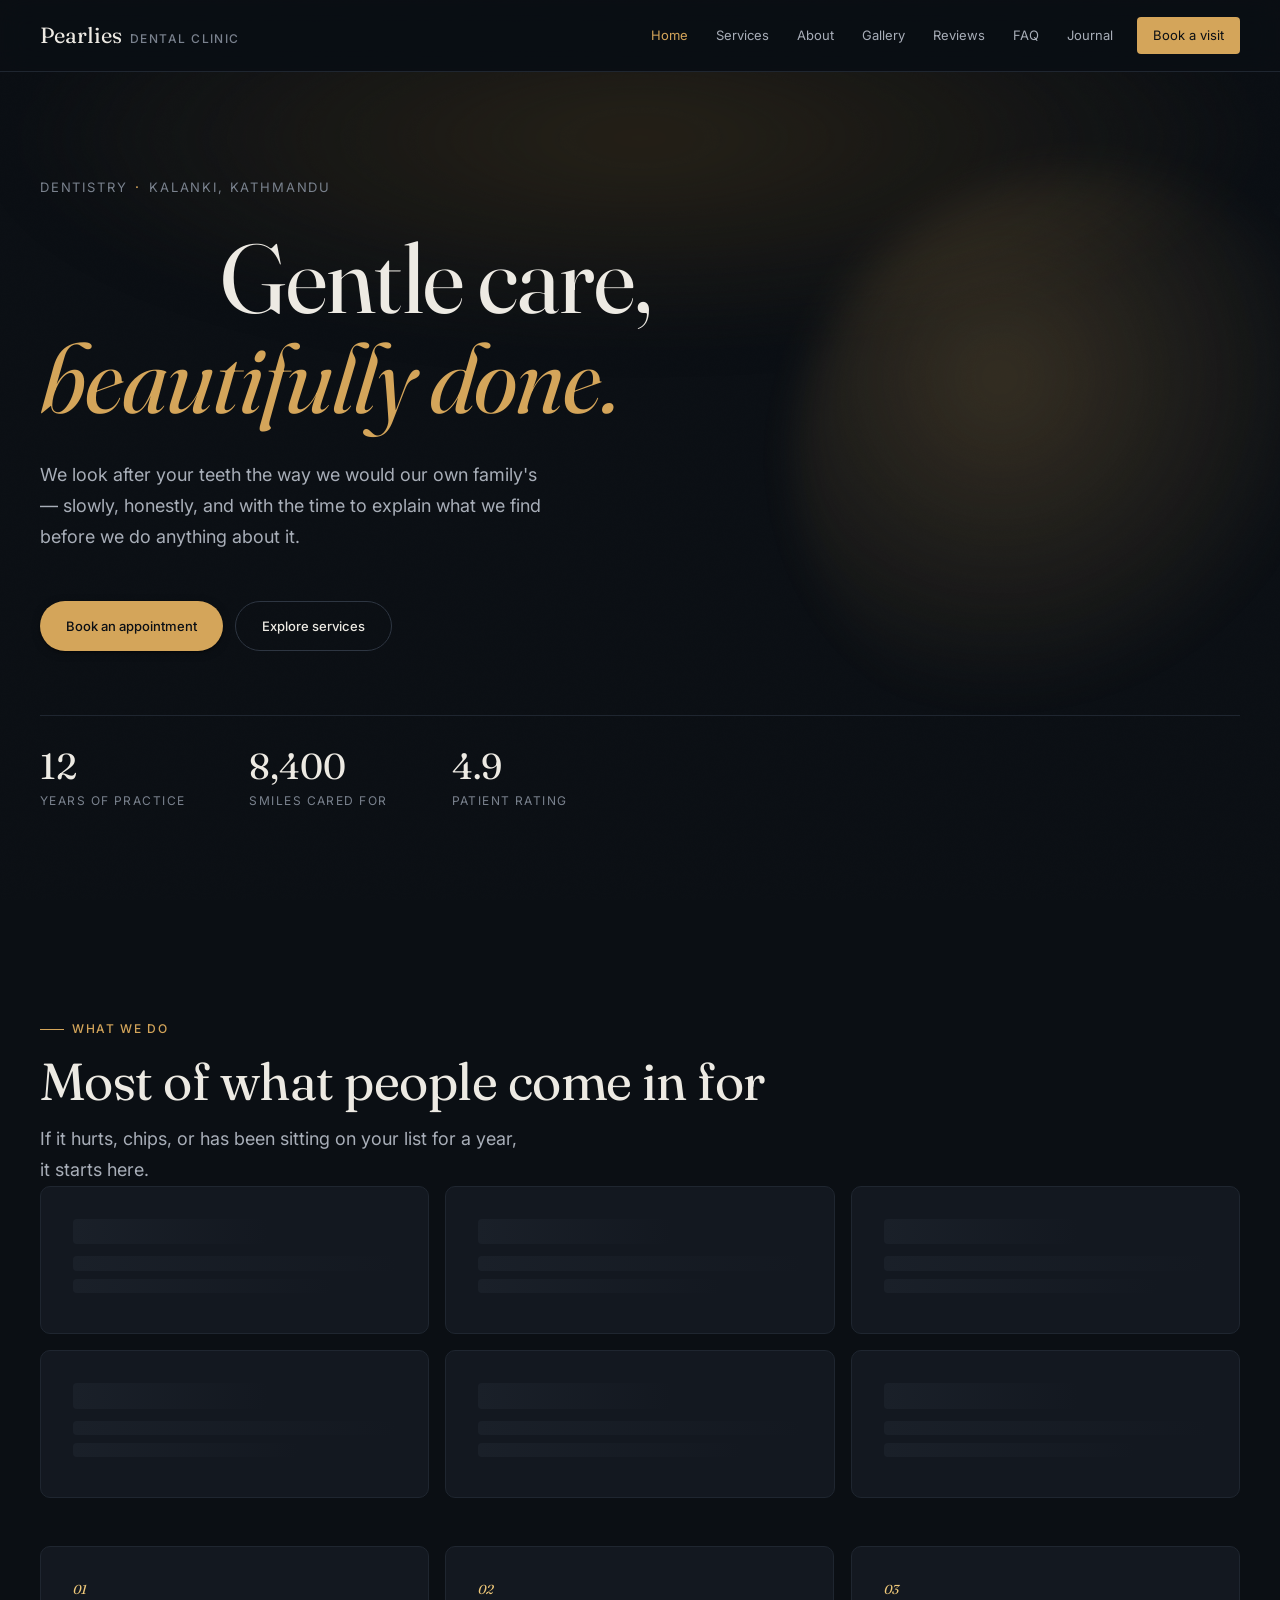
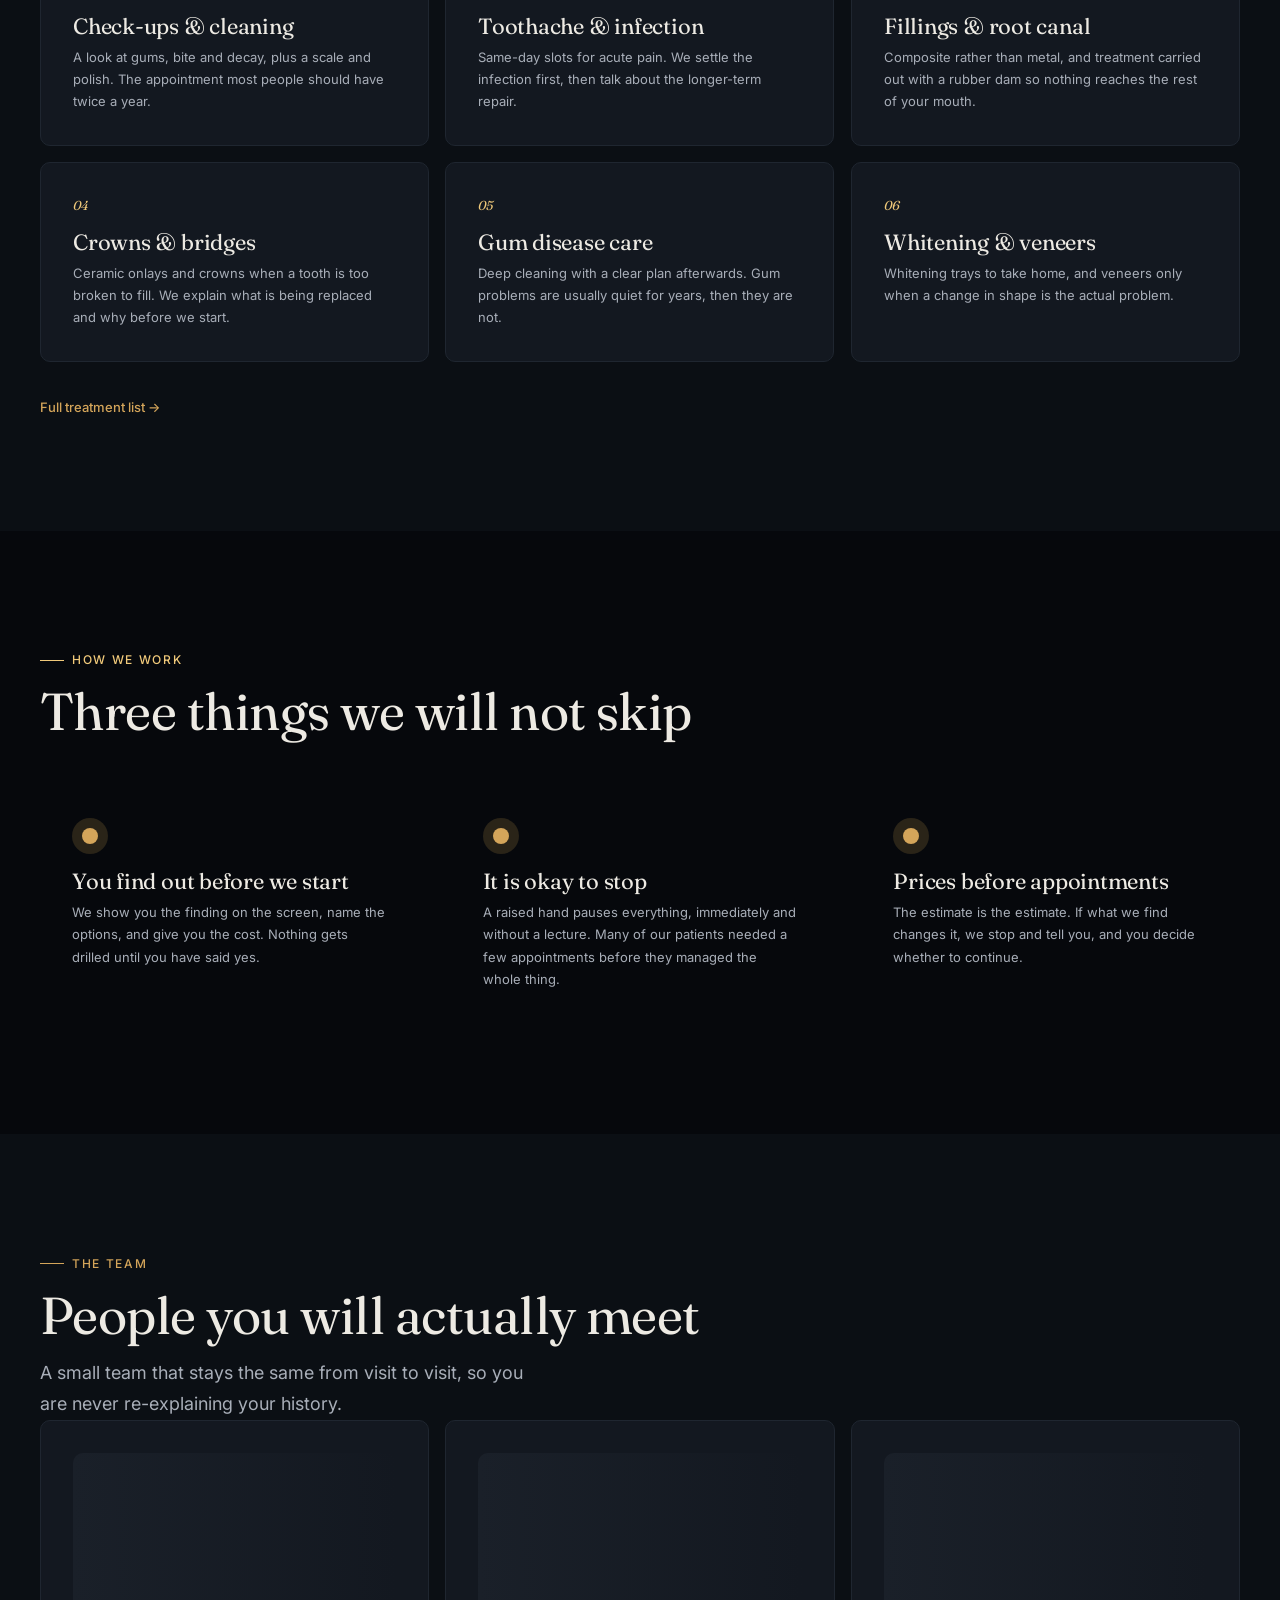
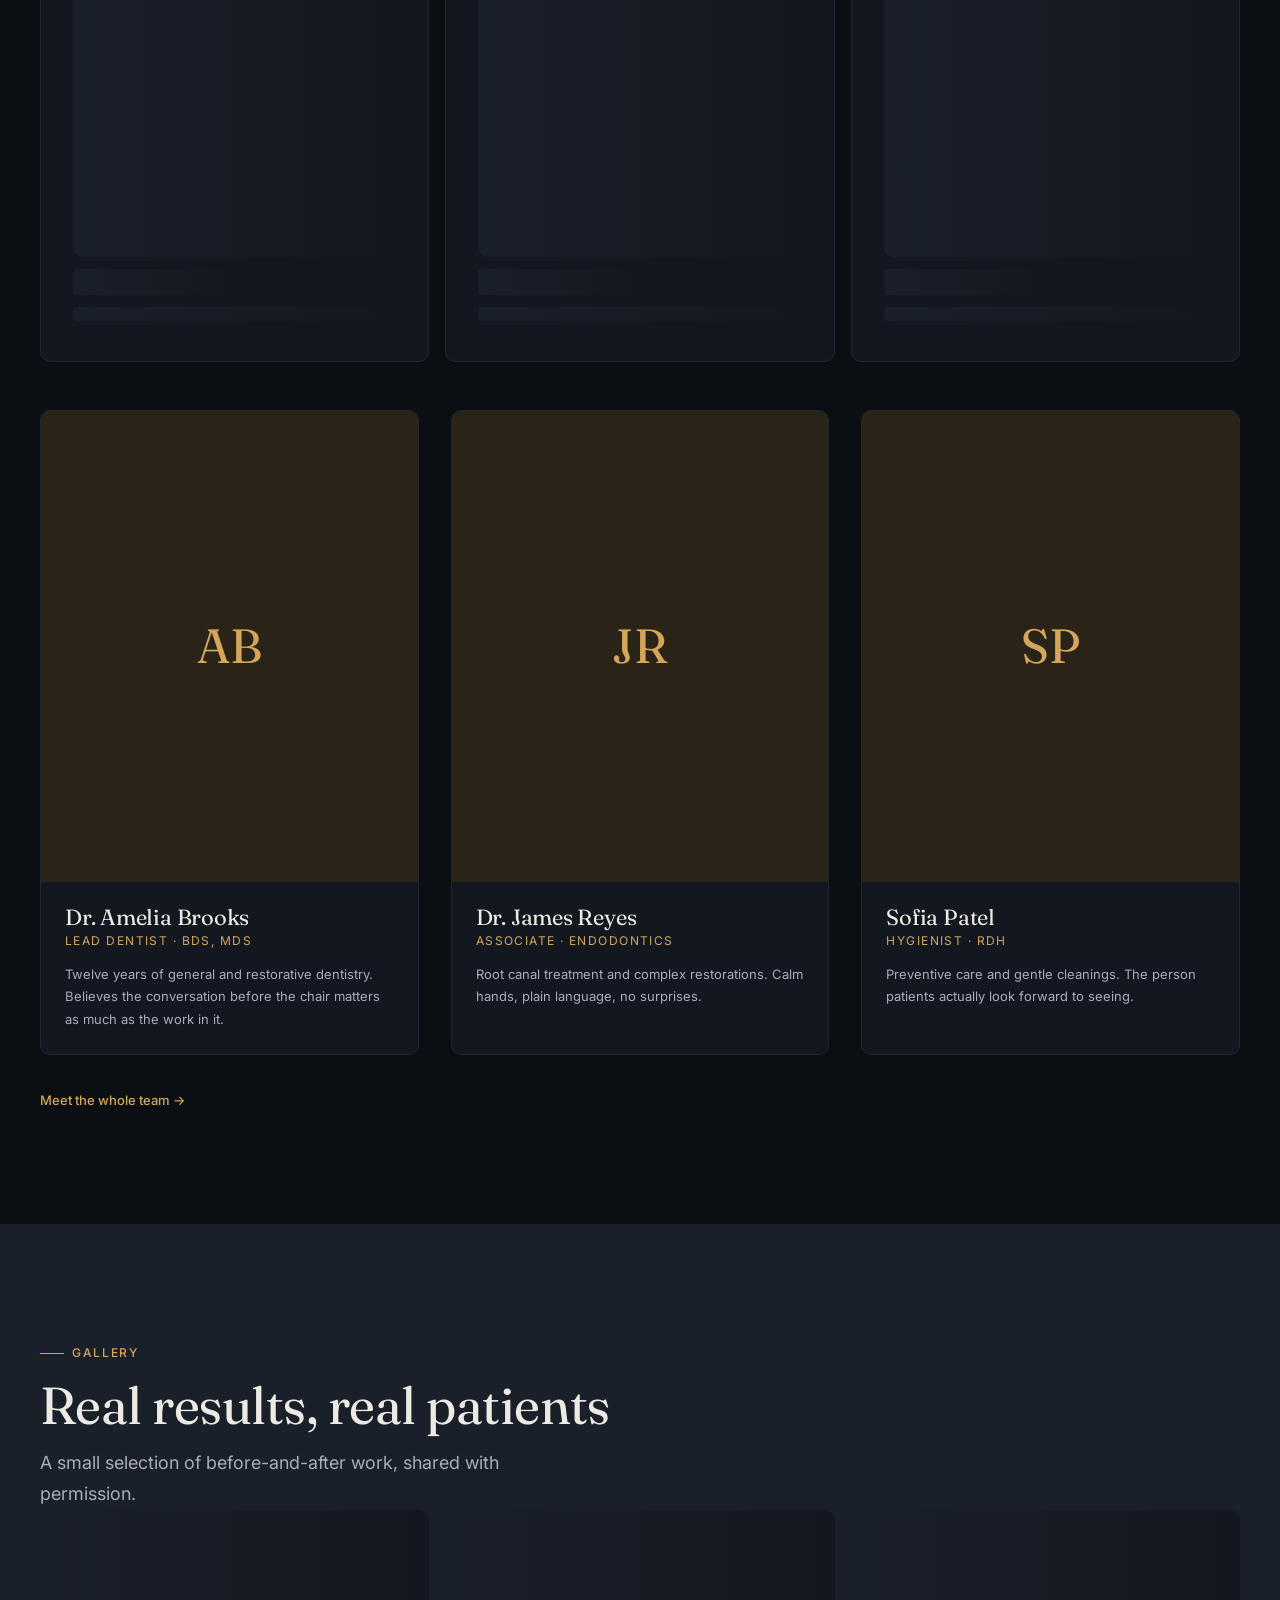
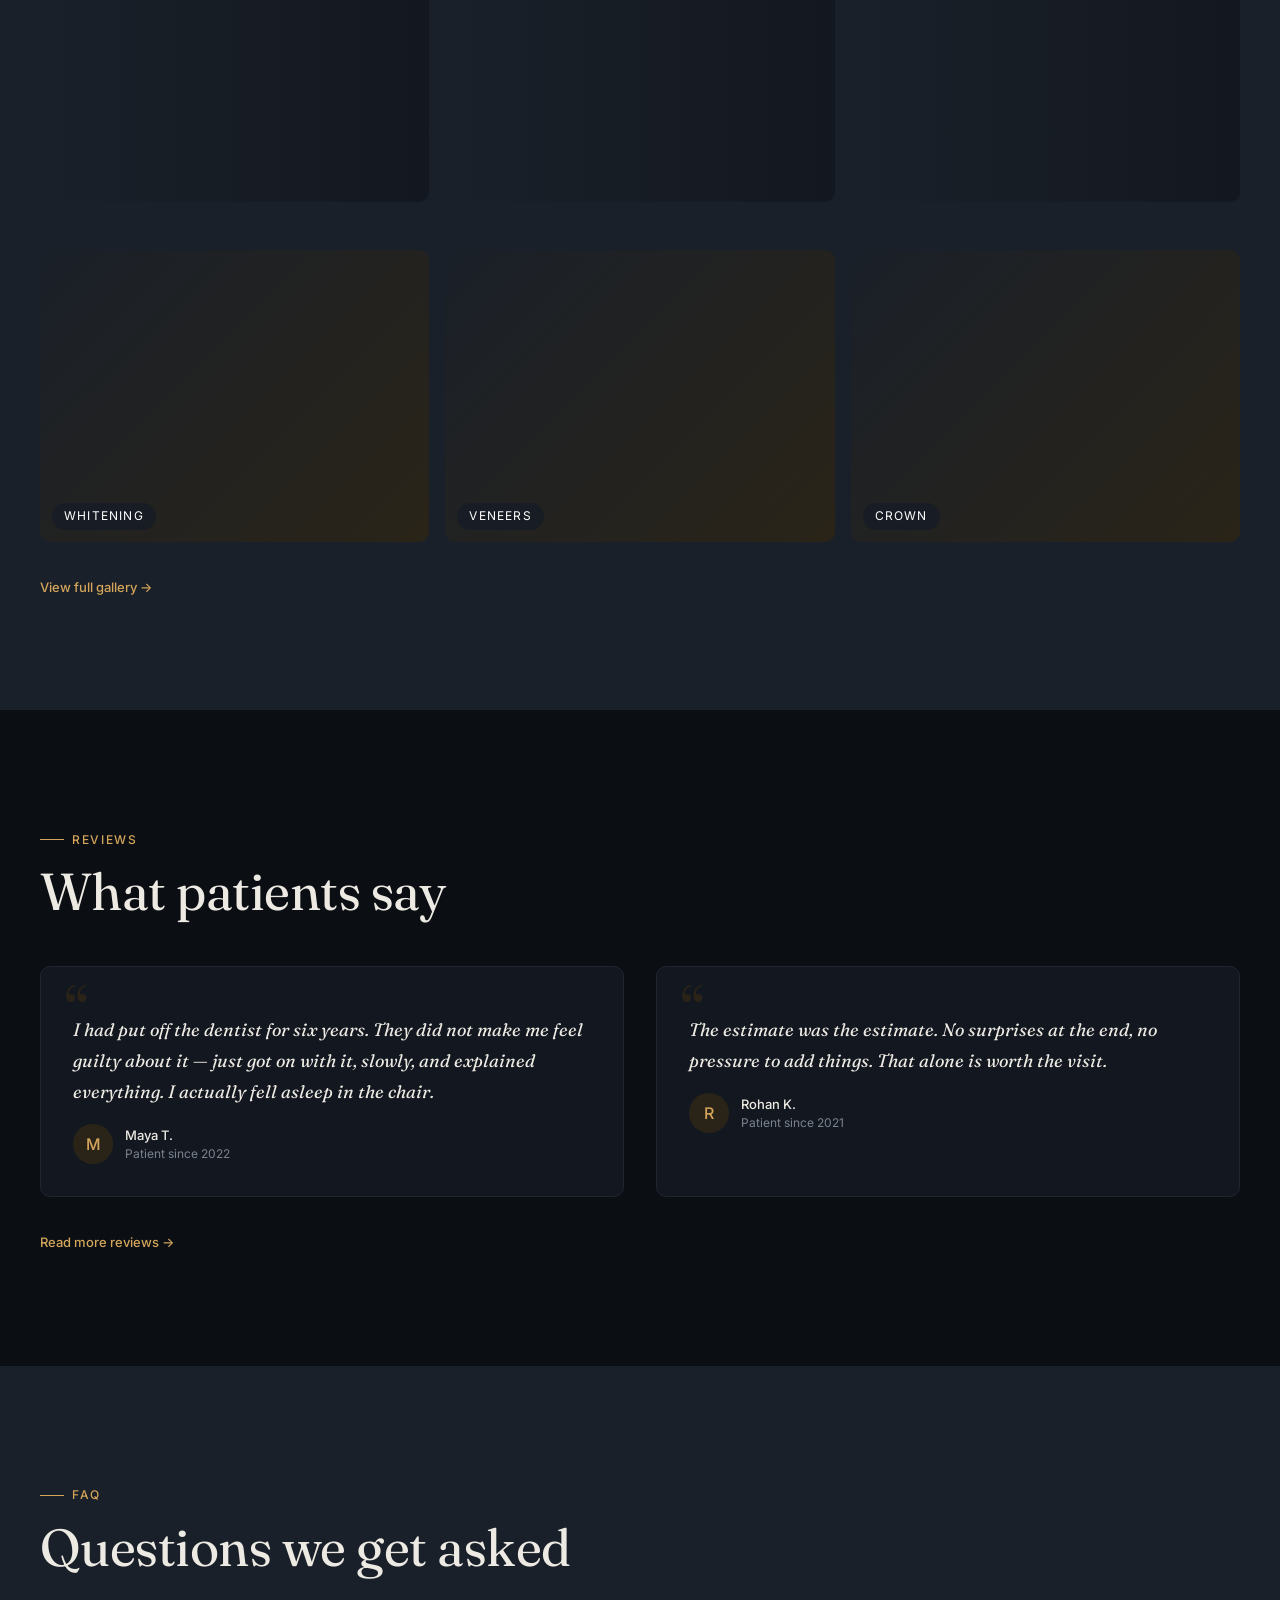
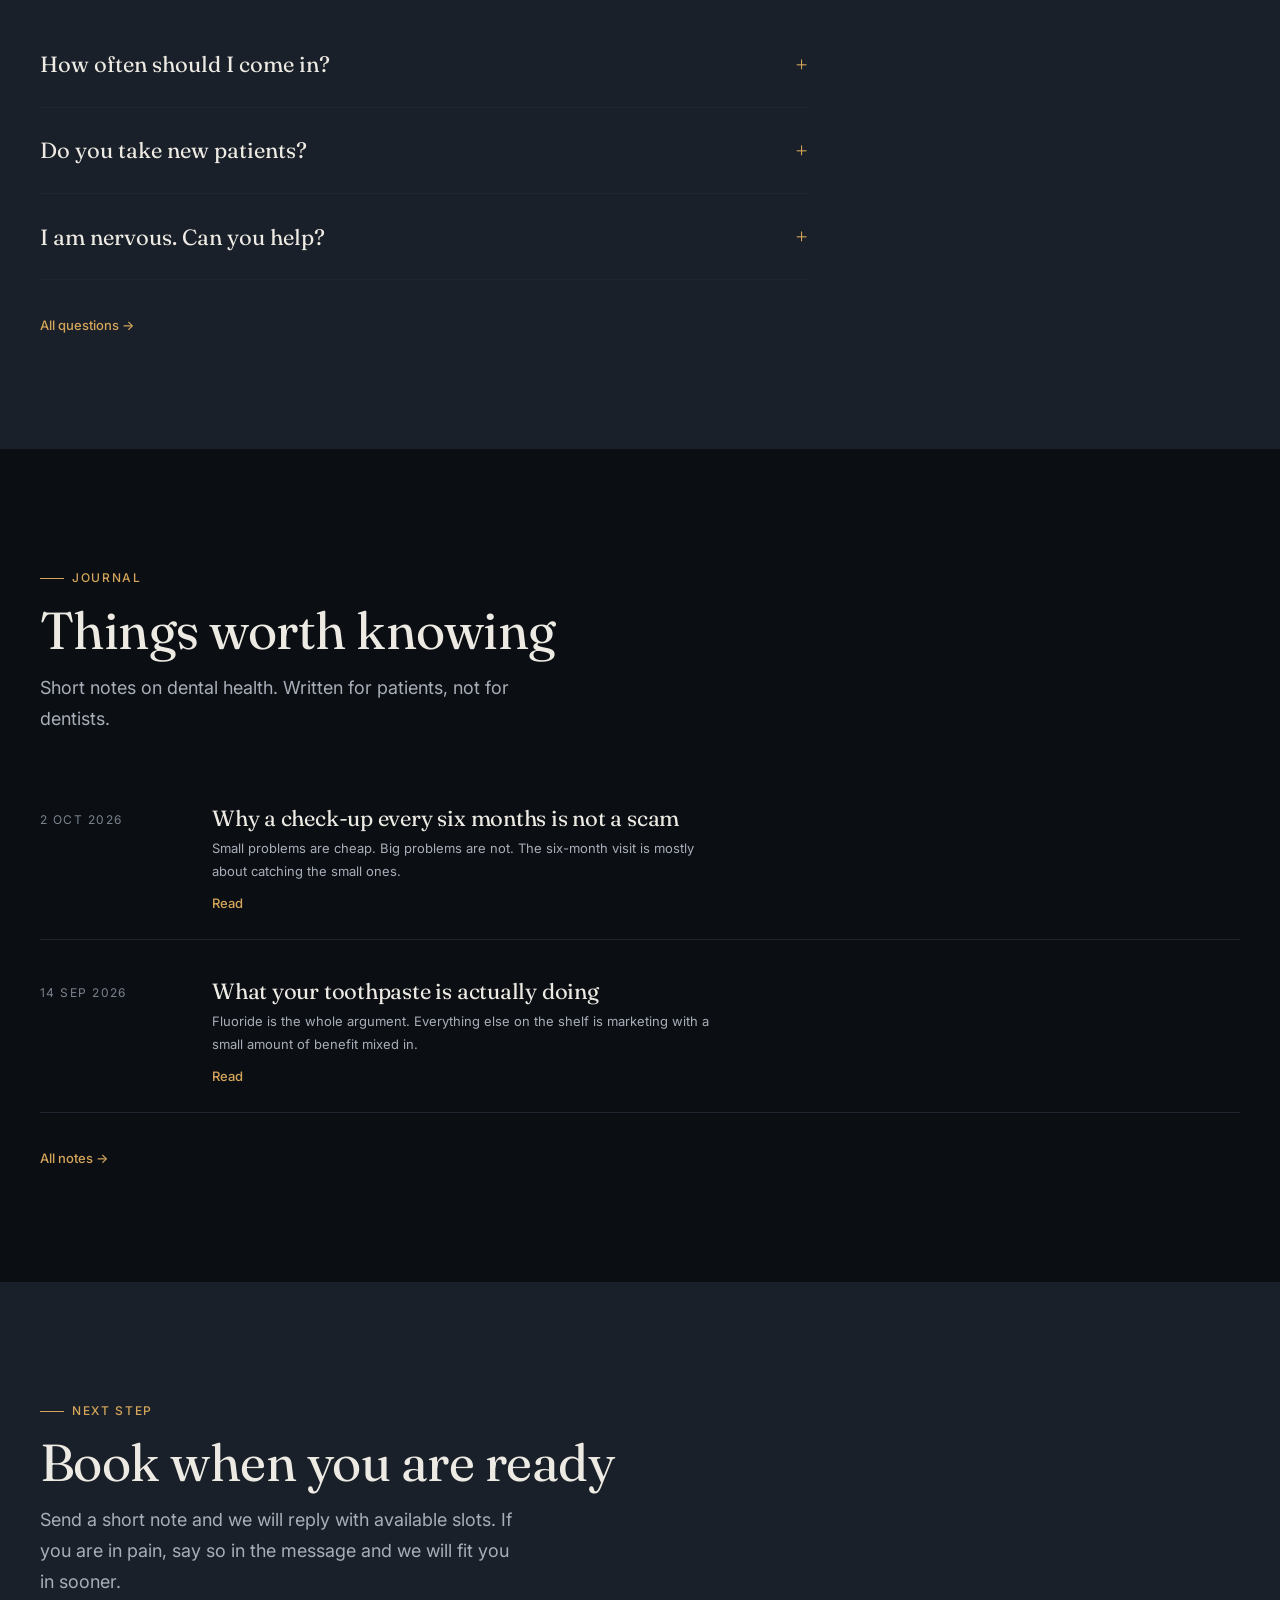
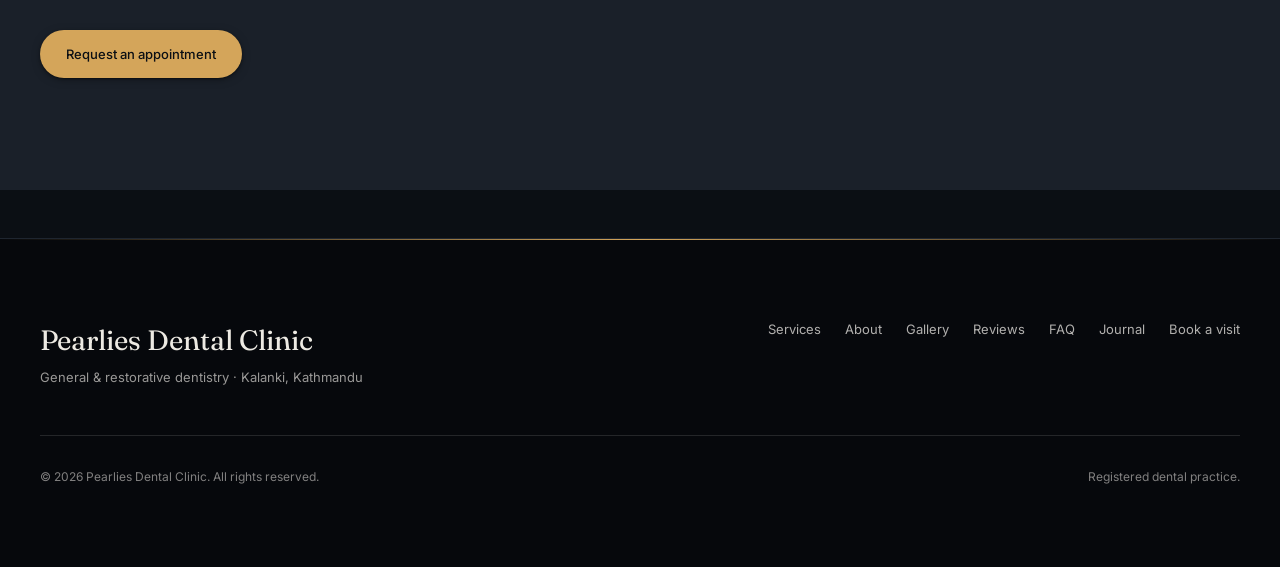
<file: index.html>
<!DOCTYPE html>
<html lang="en">
<head>
  <meta charset="UTF-8" />
  <meta name="viewport" content="width=device-width, initial-scale=1.0" />
  <title>Pearlies Dental Clinic — Gentle, modern dentistry</title>
  <meta name="description" content="Pearlies Dental Clinic offers gentle general, restorative, cosmetic and preventive dentistry. Book a visit online." />
  <meta name="theme-color" content="#0B0F14" />
  <meta property="og:title" content="Pearlies Dental Clinic" />
  <meta property="og:description" content="Gentle, modern dentistry in a calm, considered setting." />
  <meta property="og:type" content="website" />

  <link rel="preconnect" href="https://fonts.googleapis.com" />
  <link rel="preconnect" href="https://fonts.gstatic.com" crossorigin />
  <link href="https://fonts.googleapis.com/css2?family=Fraunces:ital,opsz,wght@0,9..144,400;0,9..144,500;1,9..144,400;1,9..144,500&family=Inter:wght@400;500;600&display=swap" rel="stylesheet" />
  <link rel="stylesheet" href="assets/styles.css" />
  <link rel="icon" href="data:image/svg+xml,<svg xmlns='http://www.w3.org/2000/svg' viewBox='0 0 32 32'><text y='.85em' font-size='26' font-family='Georgia,serif' fill='%231F6F78'>P</text></svg>" />

  <script type="application/ld+json">
  {
    "@context": "https://schema.org",
    "@type": "Dentist",
    "name": "Pearlies Dental Clinic",
    "description": "Gentle general, restorative, cosmetic and preventive dentistry.",
    "telephone": "+977-1-441-2345",
    "address": { "@type": "PostalAddress", "streetAddress": "Kalanki", "addressLocality": "Kathmandu", "addressCountry": "Nepal" }
  }
  </script>
</head>
<body class="is-loading">

  <!-- Loading screen -->
  <div class="loader" id="loader" role="status" aria-live="polite" aria-label="Loading">
    <div class="loader__mark" aria-hidden="true"></div>
    <p class="loader__name">Pearlies Dental Clinic</p>
    <p class="loader__sub">Preparing your visit</p>
    <div class="loader__bar"><span></span></div>
    <p class="loader__percent">0%</p>
  </div>

  <div class="page-transition" aria-hidden="true"></div>

  <a class="skip-link" href="#main">Skip to content</a>

  <header class="masthead" id="masthead">
    <div class="masthead__inner shell">
      <a href="index.html" class="masthead__brand">Pearlies <small>Dental Clinic</small></a>
      <nav class="masthead__links" id="menu" aria-label="Main">
        <a href="index.html" aria-current="page">Home</a>
        <a href="services.html">Services</a>
        <a href="about.html">About</a>
        <a href="gallery.html">Gallery</a>
        <a href="testimonials.html">Reviews</a>
        <a href="faq.html">FAQ</a>
        <a href="journal.html">Journal</a>
        <a href="contact.html" class="masthead__cta">Book a visit</a>
      </nav>
      <button class="masthead__toggle" id="menuToggle" aria-label="Menu" aria-expanded="false" aria-controls="menu">
        <span></span><span></span><span></span>
      </button>
    </div>
  </header>

  <main id="main">

    <!-- HERO -->
    <section class="hero">
      <div class="hero__light" aria-hidden="true"></div>
      <div class="hero__orb" aria-hidden="true"></div>
      <div class="shell">
        <div class="hero__layer" data-z="36">
          <p class="hero__role" data-enter>Dentistry <b>·</b> Kalanki, Kathmandu</p>
        </div>
        <div class="hero__layer" data-z="24">
          <h1 class="hero__name" data-enter>
            Gentle care,
            <em>beautifully done.</em>
          </h1>
        </div>
        <div class="hero__layer" data-z="12">
          <p class="hero__lede" data-enter>
            We look after your teeth the way we would our own family's — slowly, honestly, and with
            the time to explain what we find before we do anything about it.
          </p>
        </div>
        <div class="hero__layer" data-z="12">
          <div class="hero__actions" data-enter>
            <a href="contact.html" class="btn btn--solid">Book an appointment</a>
            <a href="services.html" class="btn btn--line">Explore services</a>
          </div>
        </div>
        <div class="hero__layer" data-z="24">
          <dl class="hero__assurance" data-enter>
            <div class="assurance">
              <dd class="assurance__value" data-count="12">0</dd>
              <dt class="assurance__label">Years of practice</dt>
            </div>
            <div class="assurance">
              <dd class="assurance__value" data-count="8400">0</dd>
              <dt class="assurance__label">Smiles cared for</dt>
            </div>
            <div class="assurance">
              <dd class="assurance__value">4.9</dd>
              <dt class="assurance__label">Patient rating</dt>
            </div>
          </dl>
        </div>
      </div>
    </section>

    <!-- SERVICES (with skeleton) -->
    <section class="section" id="services">
      <div class="shell">
        <header class="section__head" data-reveal>
          <span class="section__eyebrow">What we do</span>
          <h2 class="section__title">Most of what people come in for</h2>
          <p class="section__lede">If it hurts, chips, or has been sitting on your list for a year, it starts here.</p>
        </header>

        <div data-skeleton class="is-loading">
          <div class="content-skeleton skeleton-grid skeleton-grid--services">
            <div class="skeleton-card"><div class="skeleton skeleton--title"></div><div class="skeleton skeleton--text"></div><div class="skeleton skeleton--text" style="width:80%"></div></div>
            <div class="skeleton-card"><div class="skeleton skeleton--title"></div><div class="skeleton skeleton--text"></div><div class="skeleton skeleton--text" style="width:75%"></div></div>
            <div class="skeleton-card"><div class="skeleton skeleton--title"></div><div class="skeleton skeleton--text"></div><div class="skeleton skeleton--text" style="width:85%"></div></div>
            <div class="skeleton-card"><div class="skeleton skeleton--title"></div><div class="skeleton skeleton--text"></div><div class="skeleton skeleton--text" style="width:70%"></div></div>
            <div class="skeleton-card"><div class="skeleton skeleton--title"></div><div class="skeleton skeleton--text"></div><div class="skeleton skeleton--text" style="width:82%"></div></div>
            <div class="skeleton-card"><div class="skeleton skeleton--title"></div><div class="skeleton skeleton--text"></div><div class="skeleton skeleton--text" style="width:78%"></div></div>
          </div>
          <div class="content-real services">
            <article class="service"><p class="service__num">01</p><div><h3 class="service__name">Check-ups & cleaning</h3><p class="service__desc">A look at gums, bite and decay, plus a scale and polish. The appointment most people should have twice a year.</p></div></article>
            <article class="service"><p class="service__num">02</p><div><h3 class="service__name">Toothache & infection</h3><p class="service__desc">Same-day slots for acute pain. We settle the infection first, then talk about the longer-term repair.</p></div></article>
            <article class="service"><p class="service__num">03</p><div><h3 class="service__name">Fillings & root canal</h3><p class="service__desc">Composite rather than metal, and treatment carried out with a rubber dam so nothing reaches the rest of your mouth.</p></div></article>
            <article class="service"><p class="service__num">04</p><div><h3 class="service__name">Crowns & bridges</h3><p class="service__desc">Ceramic onlays and crowns when a tooth is too broken to fill. We explain what is being replaced and why before we start.</p></div></article>
            <article class="service"><p class="service__num">05</p><div><h3 class="service__name">Gum disease care</h3><p class="service__desc">Deep cleaning with a clear plan afterwards. Gum problems are usually quiet for years, then they are not.</p></div></article>
            <article class="service"><p class="service__num">06</p><div><h3 class="service__name">Whitening & veneers</h3><p class="service__desc">Whitening trays to take home, and veneers only when a change in shape is the actual problem.</p></div></article>
          </div>
        </div>

        <p class="after-list"><a href="services.html" class="entry__more">Full treatment list →</a></p>
      </div>
    </section>

    <!-- PRINCIPLES -->
    <section class="section section--inverse">
      <div class="shell">
        <header class="section__head section__head--wide" data-reveal>
          <span class="section__eyebrow eyebrow--inverse">How we work</span>
          <h2 class="section__title">Three things we will not skip</h2>
        </header>
        <div class="principles" data-reveal>
          <div class="principle">
            <div class="principle__mark" aria-hidden="true"></div>
            <h3>You find out before we start</h3>
            <p>We show you the finding on the screen, name the options, and give you the cost. Nothing gets drilled until you have said yes.</p>
          </div>
          <div class="principle">
            <div class="principle__mark" aria-hidden="true"></div>
            <h3>It is okay to stop</h3>
            <p>A raised hand pauses everything, immediately and without a lecture. Many of our patients needed a few appointments before they managed the whole thing.</p>
          </div>
          <div class="principle">
            <div class="principle__mark" aria-hidden="true"></div>
            <h3>Prices before appointments</h3>
            <p>The estimate is the estimate. If what we find changes it, we stop and tell you, and you decide whether to continue.</p>
          </div>
        </div>
      </div>
    </section>

    <!-- TEAM TEASER -->
    <section class="section">
      <div class="shell">
        <header class="section__head" data-reveal>
          <span class="section__eyebrow">The team</span>
          <h2 class="section__title">People you will actually meet</h2>
          <p class="section__lede">A small team that stays the same from visit to visit, so you are never re-explaining your history.</p>
        </header>
        <div data-skeleton class="is-loading">
          <div class="content-skeleton skeleton-grid skeleton-grid--team">
            <div class="skeleton-card"><div class="skeleton skeleton--card" style="aspect-ratio:4/5;margin-bottom:var(--space-3)"></div><div class="skeleton skeleton--title" style="width:50%"></div><div class="skeleton skeleton--text"></div></div>
            <div class="skeleton-card"><div class="skeleton skeleton--card" style="aspect-ratio:4/5;margin-bottom:var(--space-3)"></div><div class="skeleton skeleton--title" style="width:50%"></div><div class="skeleton skeleton--text"></div></div>
            <div class="skeleton-card"><div class="skeleton skeleton--card" style="aspect-ratio:4/5;margin-bottom:var(--space-3)"></div><div class="skeleton skeleton--title" style="width:50%"></div><div class="skeleton skeleton--text"></div></div>
          </div>
          <div class="content-real team">
            <article class="team-card">
              <div class="team-card__photo" aria-hidden="true">AB</div>
              <div class="team-card__body">
                <h3 class="team-card__name">Dr. Amelia Brooks</h3>
                <p class="team-card__role">Lead dentist · BDS, MDS</p>
                <p class="team-card__bio">Twelve years of general and restorative dentistry. Believes the conversation before the chair matters as much as the work in it.</p>
              </div>
            </article>
            <article class="team-card">
              <div class="team-card__photo" aria-hidden="true">JR</div>
              <div class="team-card__body">
                <h3 class="team-card__name">Dr. James Reyes</h3>
                <p class="team-card__role">Associate · Endodontics</p>
                <p class="team-card__bio">Root canal treatment and complex restorations. Calm hands, plain language, no surprises.</p>
              </div>
            </article>
            <article class="team-card">
              <div class="team-card__photo" aria-hidden="true">SP</div>
              <div class="team-card__body">
                <h3 class="team-card__name">Sofia Patel</h3>
                <p class="team-card__role">Hygienist · RDH</p>
                <p class="team-card__bio">Preventive care and gentle cleanings. The person patients actually look forward to seeing.</p>
              </div>
            </article>
          </div>
        </div>
        <p class="after-list"><a href="about.html" class="entry__more">Meet the whole team →</a></p>
      </div>
    </section>

    <!-- GALLERY TEASER -->
    <section class="section section--tint">
      <div class="shell">
        <header class="section__head" data-reveal>
          <span class="section__eyebrow">Gallery</span>
          <h2 class="section__title">Real results, real patients</h2>
          <p class="section__lede">A small selection of before-and-after work, shared with permission.</p>
        </header>
        <div data-skeleton class="is-loading">
          <div class="content-skeleton skeleton-grid skeleton-grid--gallery">
            <div class="skeleton skeleton--card"></div>
            <div class="skeleton skeleton--card"></div>
            <div class="skeleton skeleton--card"></div>
          </div>
          <div class="content-real gallery">
            <div class="gallery-item"><span class="gallery-item__label">Whitening</span></div>
            <div class="gallery-item"><span class="gallery-item__label">Veneers</span></div>
            <div class="gallery-item"><span class="gallery-item__label">Crown</span></div>
          </div>
        </div>
        <p class="after-list"><a href="gallery.html" class="entry__more">View full gallery →</a></p>
      </div>
    </section>

    <!-- TESTIMONIALS -->
    <section class="section">
      <div class="shell">
        <header class="section__head" data-reveal>
          <span class="section__eyebrow">Reviews</span>
          <h2 class="section__title">What patients say</h2>
        </header>
        <div class="testimonials" data-reveal>
          <article class="testimonial">
            <p class="testimonial__text">I had put off the dentist for six years. They did not make me feel guilty about it — just got on with it, slowly, and explained everything. I actually fell asleep in the chair.</p>
            <div class="testimonial__author">
              <div class="testimonial__avatar" aria-hidden="true">M</div>
              <div><p class="testimonial__name">Maya T.</p><p class="testimonial__meta">Patient since 2022</p></div>
            </div>
          </article>
          <article class="testimonial">
            <p class="testimonial__text">The estimate was the estimate. No surprises at the end, no pressure to add things. That alone is worth the visit.</p>
            <div class="testimonial__author">
              <div class="testimonial__avatar" aria-hidden="true">R</div>
              <div><p class="testimonial__name">Rohan K.</p><p class="testimonial__meta">Patient since 2021</p></div>
            </div>
          </article>
        </div>
        <p class="after-list"><a href="testimonials.html" class="entry__more">Read more reviews →</a></p>
      </div>
    </section>

    <!-- FAQ TEASER -->
    <section class="section section--tint">
      <div class="shell">
        <header class="section__head" data-reveal>
          <span class="section__eyebrow">FAQ</span>
          <h2 class="section__title">Questions we get asked</h2>
        </header>
        <div class="faq" data-reveal>
          <div class="faq-item">
            <button class="faq-item__q" aria-expanded="false">How often should I come in?</button>
            <div class="faq-item__a"><p>Most people do well with a check-up and clean every six months. If you are prone to decay or gum problems, we may suggest every three to four months.</p></div>
          </div>
          <div class="faq-item">
            <button class="faq-item__q" aria-expanded="false">Do you take new patients?</button>
            <div class="faq-item__a"><p>Yes. Send a short note and we will reply with available slots, usually within one business day.</p></div>
          </div>
          <div class="faq-item">
            <button class="faq-item__q" aria-expanded="false">I am nervous. Can you help?</button>
            <div class="faq-item__a"><p>A raised hand pauses everything, immediately. Many of our patients needed a few appointments before they managed the whole thing — that is completely fine.</p></div>
          </div>
        </div>
        <p class="after-list"><a href="faq.html" class="entry__more">All questions →</a></p>
      </div>
    </section>

    <!-- JOURNAL TEASER -->
    <section class="section">
      <div class="shell">
        <header class="section__head section__head--wide" data-reveal>
          <span class="section__eyebrow">Journal</span>
          <h2 class="section__title">Things worth knowing</h2>
          <p class="section__lede">Short notes on dental health. Written for patients, not for dentists.</p>
        </header>
        <div class="journal" data-reveal>
          <article class="entry">
            <p class="entry__date"><time datetime="2026-10-02">2 Oct 2026</time></p>
            <div>
              <h3 class="entry__title"><a href="journal/why-regular-checkups-matter.html">Why a check-up every six months is not a scam</a></h3>
              <p class="entry__excerpt">Small problems are cheap. Big problems are not. The six-month visit is mostly about catching the small ones.</p>
              <a class="entry__more" href="journal/why-regular-checkups-matter.html">Read</a>
            </div>
          </article>
          <article class="entry">
            <p class="entry__date"><time datetime="2026-09-14">14 Sep 2026</time></p>
            <div>
              <h3 class="entry__title"><a href="journal/what-toothpaste-actually-does.html">What your toothpaste is actually doing</a></h3>
              <p class="entry__excerpt">Fluoride is the whole argument. Everything else on the shelf is marketing with a small amount of benefit mixed in.</p>
              <a class="entry__more" href="journal/what-toothpaste-actually-does.html">Read</a>
            </div>
          </article>
        </div>
        <p class="after-list"><a href="journal.html" class="entry__more">All notes →</a></p>
      </div>
    </section>

    <!-- BOOKING CTA -->
    <section class="section section--tint">
      <div class="shell">
        <div class="section__head section__head--narrow" data-reveal>
          <span class="section__eyebrow">Next step</span>
          <h2 class="section__title">Book when you are ready</h2>
          <p class="section__lede">Send a short note and we will reply with available slots. If you are in pain, say so in the message and we will fit you in sooner.</p>
          <p class="after-head"><a href="contact.html" class="btn btn--solid">Request an appointment</a></p>
        </div>
      </div>
    </section>
  </main>

  <footer class="footer">
    <div class="shell">
      <div class="footer__top">
        <div>
          <p class="footer__name">Pearlies Dental Clinic</p>
          <p class="footer__role">General &amp; restorative dentistry · Kalanki, Kathmandu</p>
        </div>
        <nav class="footer__links" aria-label="Footer">
          <a href="services.html">Services</a>
          <a href="about.html">About</a>
          <a href="gallery.html">Gallery</a>
          <a href="testimonials.html">Reviews</a>
          <a href="faq.html">FAQ</a>
          <a href="journal.html">Journal</a>
          <a href="contact.html">Book a visit</a>
        </nav>
      </div>
      <div class="footer__bottom">
        <p>© <span id="year">2026</span> Pearlies Dental Clinic. All rights reserved.</p>
        <p>Registered dental practice.</p>
      </div>
    </div>
  </footer>

  <button class="to-top" id="toTop" aria-label="Back to top">↑</button>
  <script src="assets/main.js"></script>
</body>
</html>
</file>
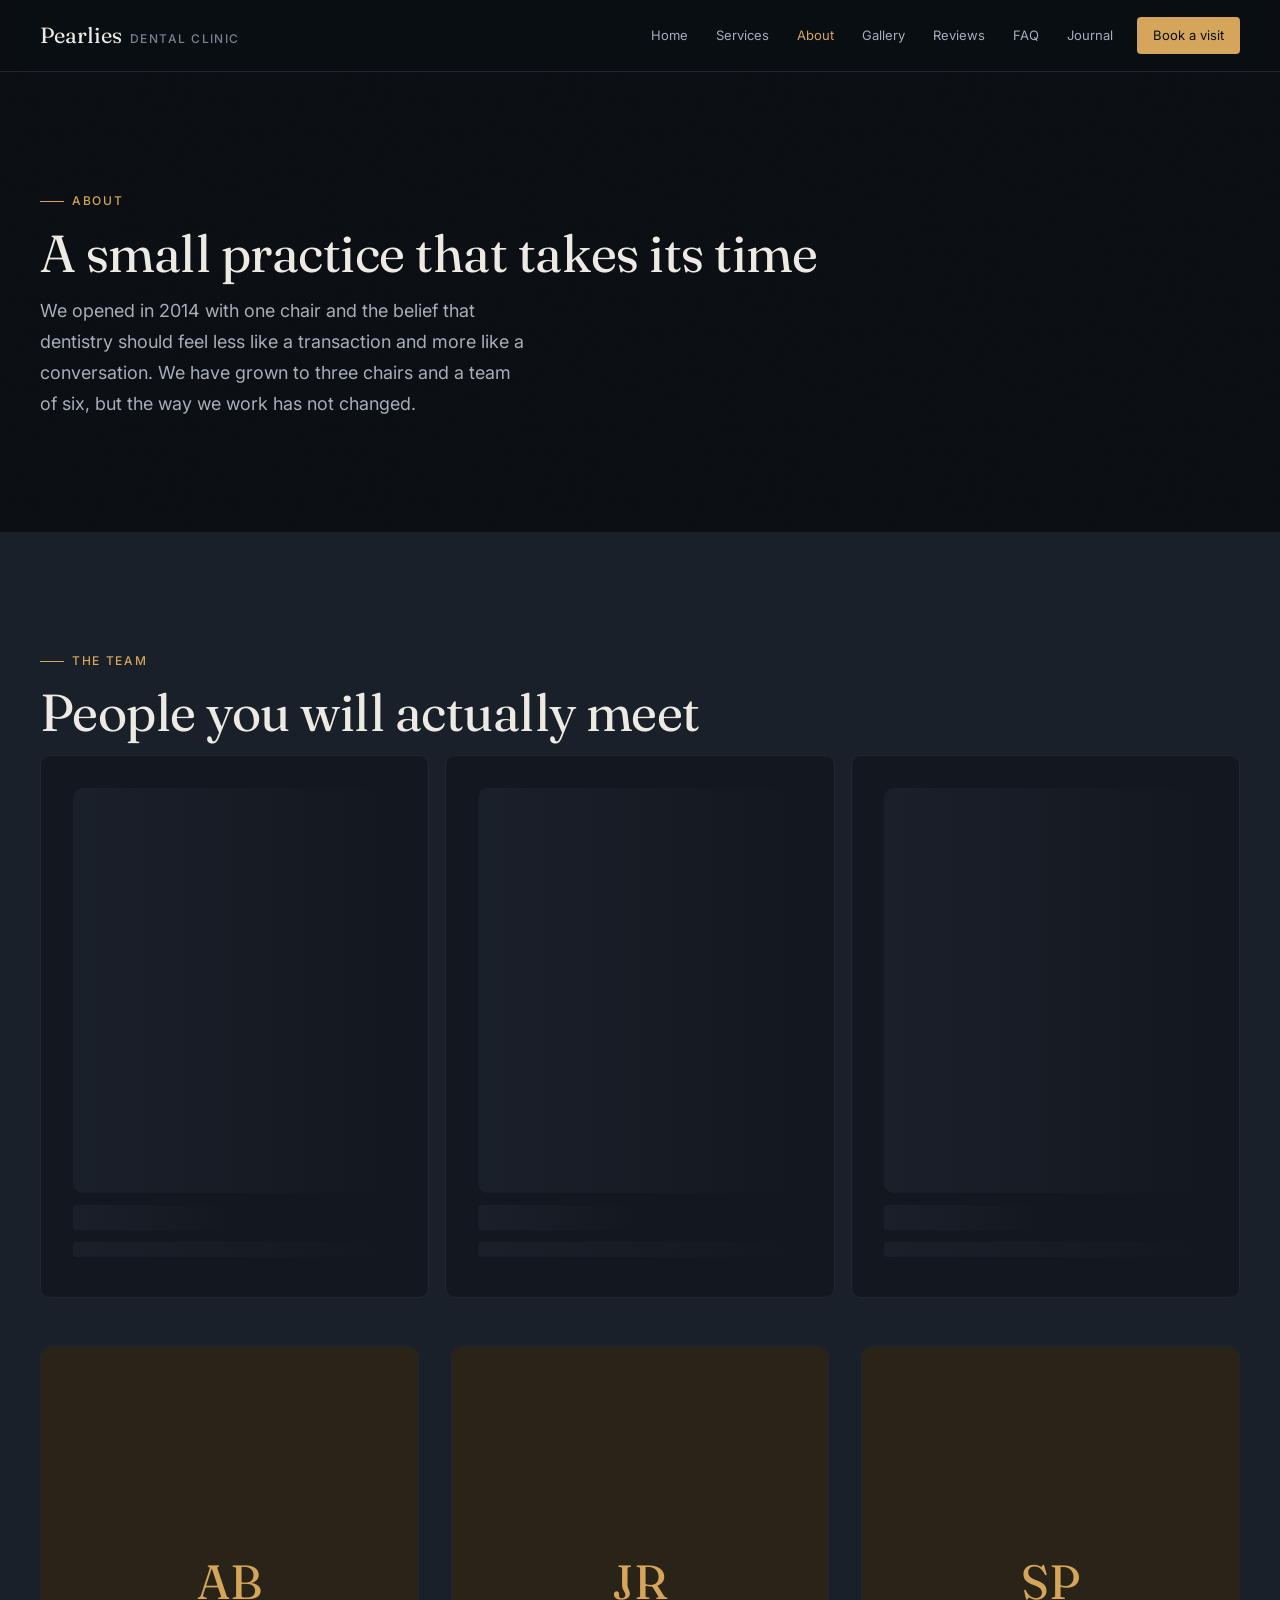
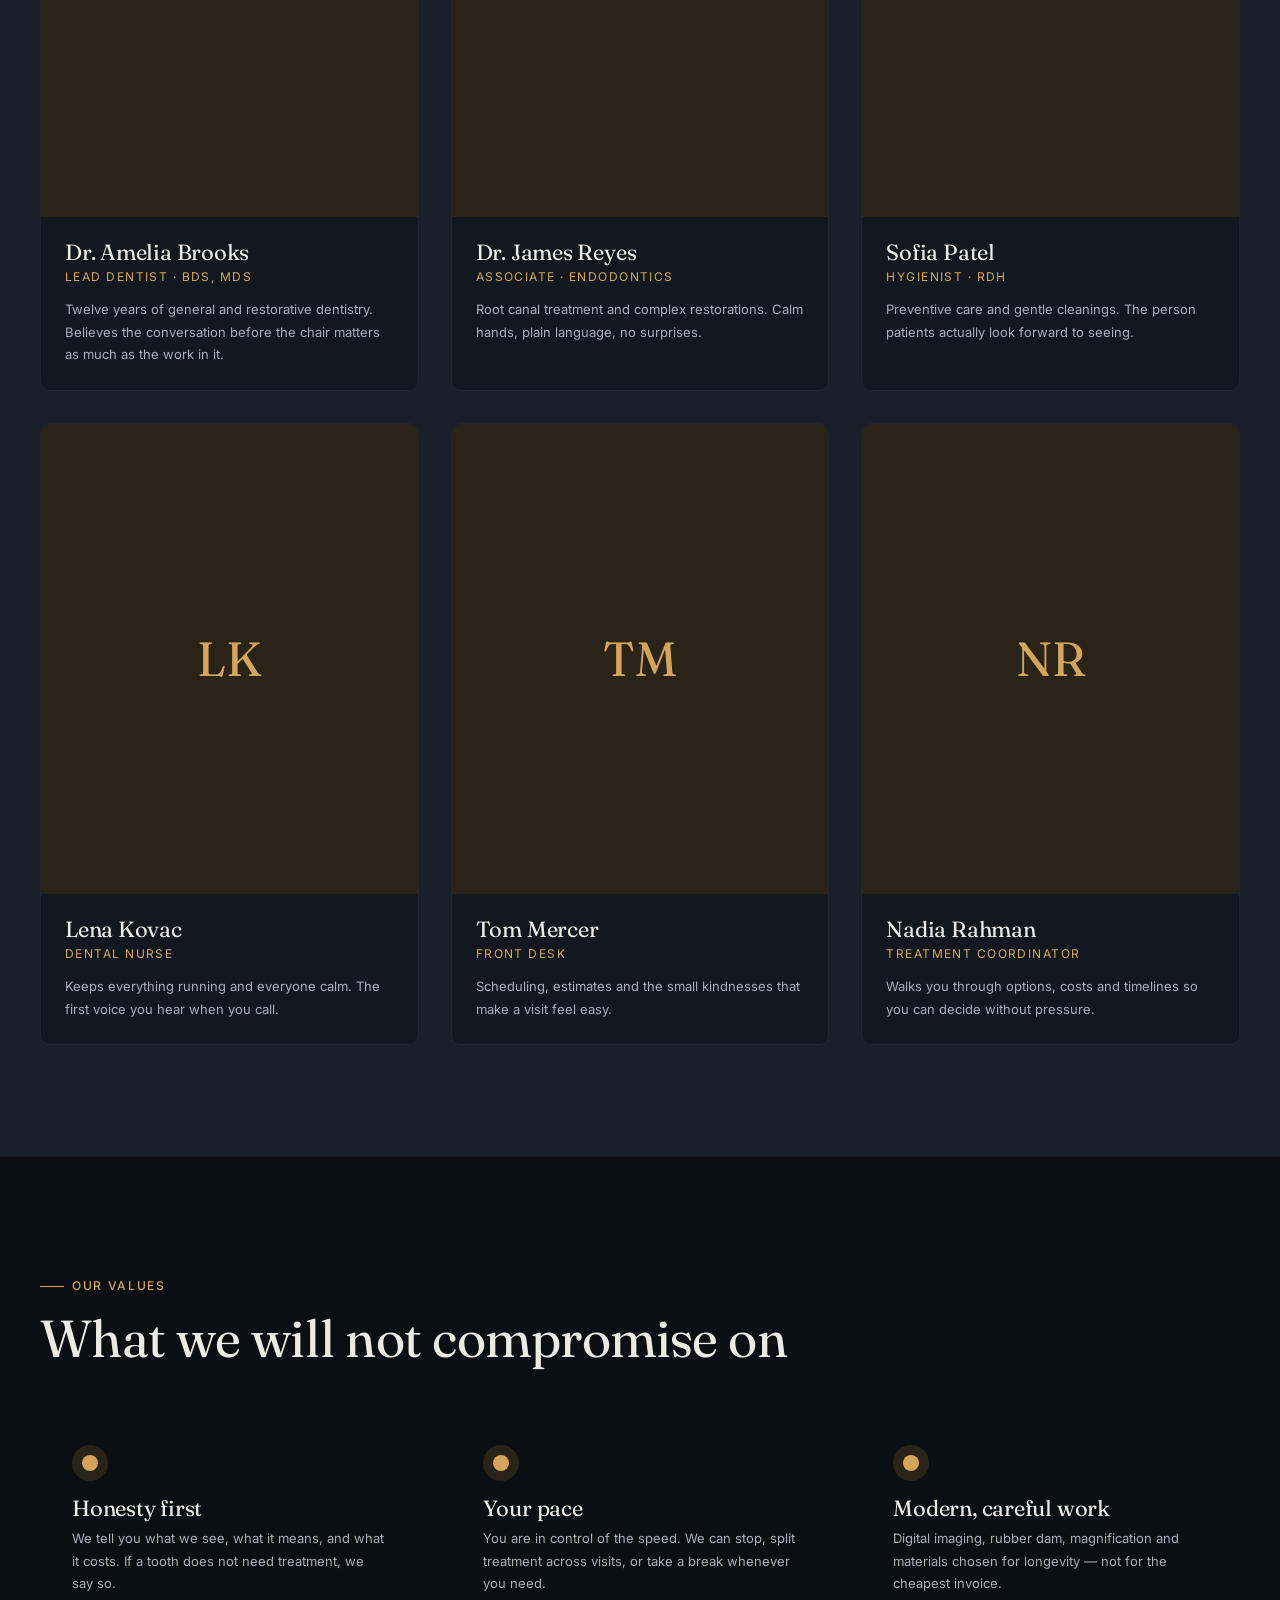
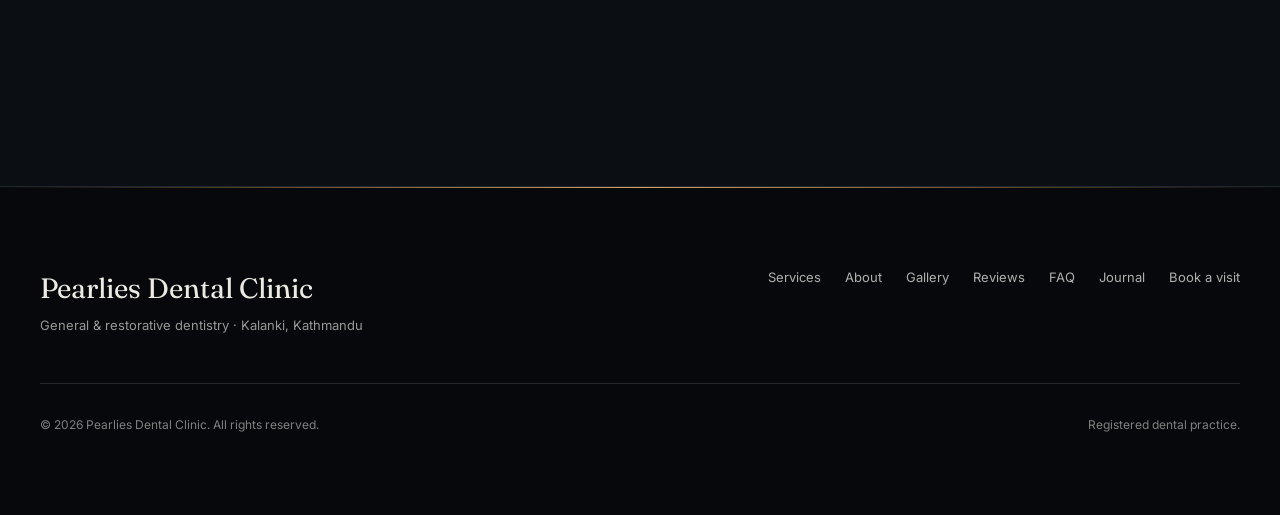
<file: about.html>
<!DOCTYPE html>
<html lang="en">
<head>
  <meta charset="UTF-8" />
  <meta name="viewport" content="width=device-width, initial-scale=1.0" />
  <title>About — Pearlies Dental Clinic</title>
  <meta name="description" content="Meet the team at Pearlies Dental Clinic: dentists and hygienist dedicated to gentle, honest care." />
  <meta name="theme-color" content="#0B0F14" />
  <link rel="preconnect" href="https://fonts.googleapis.com" />
  <link rel="preconnect" href="https://fonts.gstatic.com" crossorigin />
  <link href="https://fonts.googleapis.com/css2?family=Fraunces:ital,opsz,wght@0,9..144,400;0,9..144,500;1,9..144,400;1,9..144,500&family=Inter:wght@400;500;600&display=swap" rel="stylesheet" />
  <link rel="stylesheet" href="assets/styles.css" />
  <link rel="icon" href="data:image/svg+xml,<svg xmlns='http://www.w3.org/2000/svg' viewBox='0 0 32 32'><text y='.85em' font-size='26' font-family='Georgia,serif' fill='%231F6F78'>P</text></svg>" />
</head>
<body class="is-loading">
  <div class="loader" id="loader" role="status" aria-live="polite" aria-label="Loading">
    <div class="loader__mark" aria-hidden="true"></div>
    <p class="loader__name">Pearlies Dental Clinic</p>
    <p class="loader__sub">Preparing your visit</p>
    <div class="loader__bar"><span></span></div>
    <p class="loader__percent">0%</p>
  </div>
  <div class="page-transition" aria-hidden="true"></div>
  <a class="skip-link" href="#main">Skip to content</a>
  <header class="masthead" id="masthead">
    <div class="masthead__inner shell">
      <a href="index.html" class="masthead__brand">Pearlies <small>Dental Clinic</small></a>
      <nav class="masthead__links" id="menu" aria-label="Main">
        <a href="index.html">Home</a>
        <a href="services.html">Services</a>
        <a href="about.html" aria-current="page">About</a>
        <a href="gallery.html">Gallery</a>
        <a href="testimonials.html">Reviews</a>
        <a href="faq.html">FAQ</a>
        <a href="journal.html">Journal</a>
        <a href="contact.html" class="masthead__cta">Book a visit</a>
      </nav>
      <button class="masthead__toggle" id="menuToggle" aria-label="Menu" aria-expanded="false" aria-controls="menu"><span></span><span></span><span></span></button>
    </div>
  </header>

  <main id="main">
    <section class="section page-top">
      <div class="shell">
        <header class="section__head section__head--wide" data-enter>
          <span class="section__eyebrow">About</span>
          <h1 class="section__title">A small practice that takes its time</h1>
          <p class="section__lede">We opened in 2014 with one chair and the belief that dentistry should feel less like a transaction and more like a conversation. We have grown to three chairs and a team of six, but the way we work has not changed.</p>
        </header>
      </div>
    </section>

    <section class="section section--tint">
      <div class="shell">
        <header class="section__head" data-reveal>
          <span class="section__eyebrow">The team</span>
          <h2 class="section__title">People you will actually meet</h2>
        </header>
        <div data-skeleton class="is-loading">
          <div class="content-skeleton skeleton-grid skeleton-grid--team">
            <div class="skeleton-card"><div class="skeleton skeleton--card" style="aspect-ratio:4/5;margin-bottom:var(--space-3)"></div><div class="skeleton skeleton--title" style="width:50%"></div><div class="skeleton skeleton--text"></div></div>
            <div class="skeleton-card"><div class="skeleton skeleton--card" style="aspect-ratio:4/5;margin-bottom:var(--space-3)"></div><div class="skeleton skeleton--title" style="width:50%"></div><div class="skeleton skeleton--text"></div></div>
            <div class="skeleton-card"><div class="skeleton skeleton--card" style="aspect-ratio:4/5;margin-bottom:var(--space-3)"></div><div class="skeleton skeleton--title" style="width:50%"></div><div class="skeleton skeleton--text"></div></div>
          </div>
          <div class="content-real team">
            <article class="team-card">
              <div class="team-card__photo" aria-hidden="true">AB</div>
              <div class="team-card__body">
                <h3 class="team-card__name">Dr. Amelia Brooks</h3>
                <p class="team-card__role">Lead dentist · BDS, MDS</p>
                <p class="team-card__bio">Twelve years of general and restorative dentistry. Believes the conversation before the chair matters as much as the work in it.</p>
              </div>
            </article>
            <article class="team-card">
              <div class="team-card__photo" aria-hidden="true">JR</div>
              <div class="team-card__body">
                <h3 class="team-card__name">Dr. James Reyes</h3>
                <p class="team-card__role">Associate · Endodontics</p>
                <p class="team-card__bio">Root canal treatment and complex restorations. Calm hands, plain language, no surprises.</p>
              </div>
            </article>
            <article class="team-card">
              <div class="team-card__photo" aria-hidden="true">SP</div>
              <div class="team-card__body">
                <h3 class="team-card__name">Sofia Patel</h3>
                <p class="team-card__role">Hygienist · RDH</p>
                <p class="team-card__bio">Preventive care and gentle cleanings. The person patients actually look forward to seeing.</p>
              </div>
            </article>
            <article class="team-card">
              <div class="team-card__photo" aria-hidden="true">LK</div>
              <div class="team-card__body">
                <h3 class="team-card__name">Lena Kovac</h3>
                <p class="team-card__role">Dental nurse</p>
                <p class="team-card__bio">Keeps everything running and everyone calm. The first voice you hear when you call.</p>
              </div>
            </article>
            <article class="team-card">
              <div class="team-card__photo" aria-hidden="true">TM</div>
              <div class="team-card__body">
                <h3 class="team-card__name">Tom Mercer</h3>
                <p class="team-card__role">Front desk</p>
                <p class="team-card__bio">Scheduling, estimates and the small kindnesses that make a visit feel easy.</p>
              </div>
            </article>
            <article class="team-card">
              <div class="team-card__photo" aria-hidden="true">NR</div>
              <div class="team-card__body">
                <h3 class="team-card__name">Nadia Rahman</h3>
                <p class="team-card__role">Treatment coordinator</p>
                <p class="team-card__bio">Walks you through options, costs and timelines so you can decide without pressure.</p>
              </div>
            </article>
          </div>
        </div>
      </div>
    </section>

    <section class="section">
      <div class="shell">
        <header class="section__head section__head--wide" data-reveal>
          <span class="section__eyebrow">Our values</span>
          <h2 class="section__title">What we will not compromise on</h2>
        </header>
        <div class="principles" data-reveal>
          <div class="principle"><div class="principle__mark" aria-hidden="true"></div><h3>Honesty first</h3><p>We tell you what we see, what it means, and what it costs. If a tooth does not need treatment, we say so.</p></div>
          <div class="principle"><div class="principle__mark" aria-hidden="true"></div><h3>Your pace</h3><p>You are in control of the speed. We can stop, split treatment across visits, or take a break whenever you need.</p></div>
          <div class="principle"><div class="principle__mark" aria-hidden="true"></div><h3>Modern, careful work</h3><p>Digital imaging, rubber dam, magnification and materials chosen for longevity — not for the cheapest invoice.</p></div>
        </div>
      </div>
    </section>
  </main>

  <footer class="footer">
    <div class="shell">
      <div class="footer__top">
        <div><p class="footer__name">Pearlies Dental Clinic</p><p class="footer__role">General &amp; restorative dentistry · Kalanki, Kathmandu</p></div>
        <nav class="footer__links" aria-label="Footer">
          <a href="services.html">Services</a><a href="about.html">About</a><a href="gallery.html">Gallery</a><a href="testimonials.html">Reviews</a><a href="faq.html">FAQ</a><a href="journal.html">Journal</a><a href="contact.html">Book a visit</a>
        </nav>
      </div>
      <div class="footer__bottom"><p>© <span id="year">2026</span> Pearlies Dental Clinic. All rights reserved.</p><p>Registered dental practice.</p></div>
    </div>
  </footer>
  <button class="to-top" id="toTop" aria-label="Back to top">↑</button>
  <script src="assets/main.js"></script>
</body>
</html>
</file>
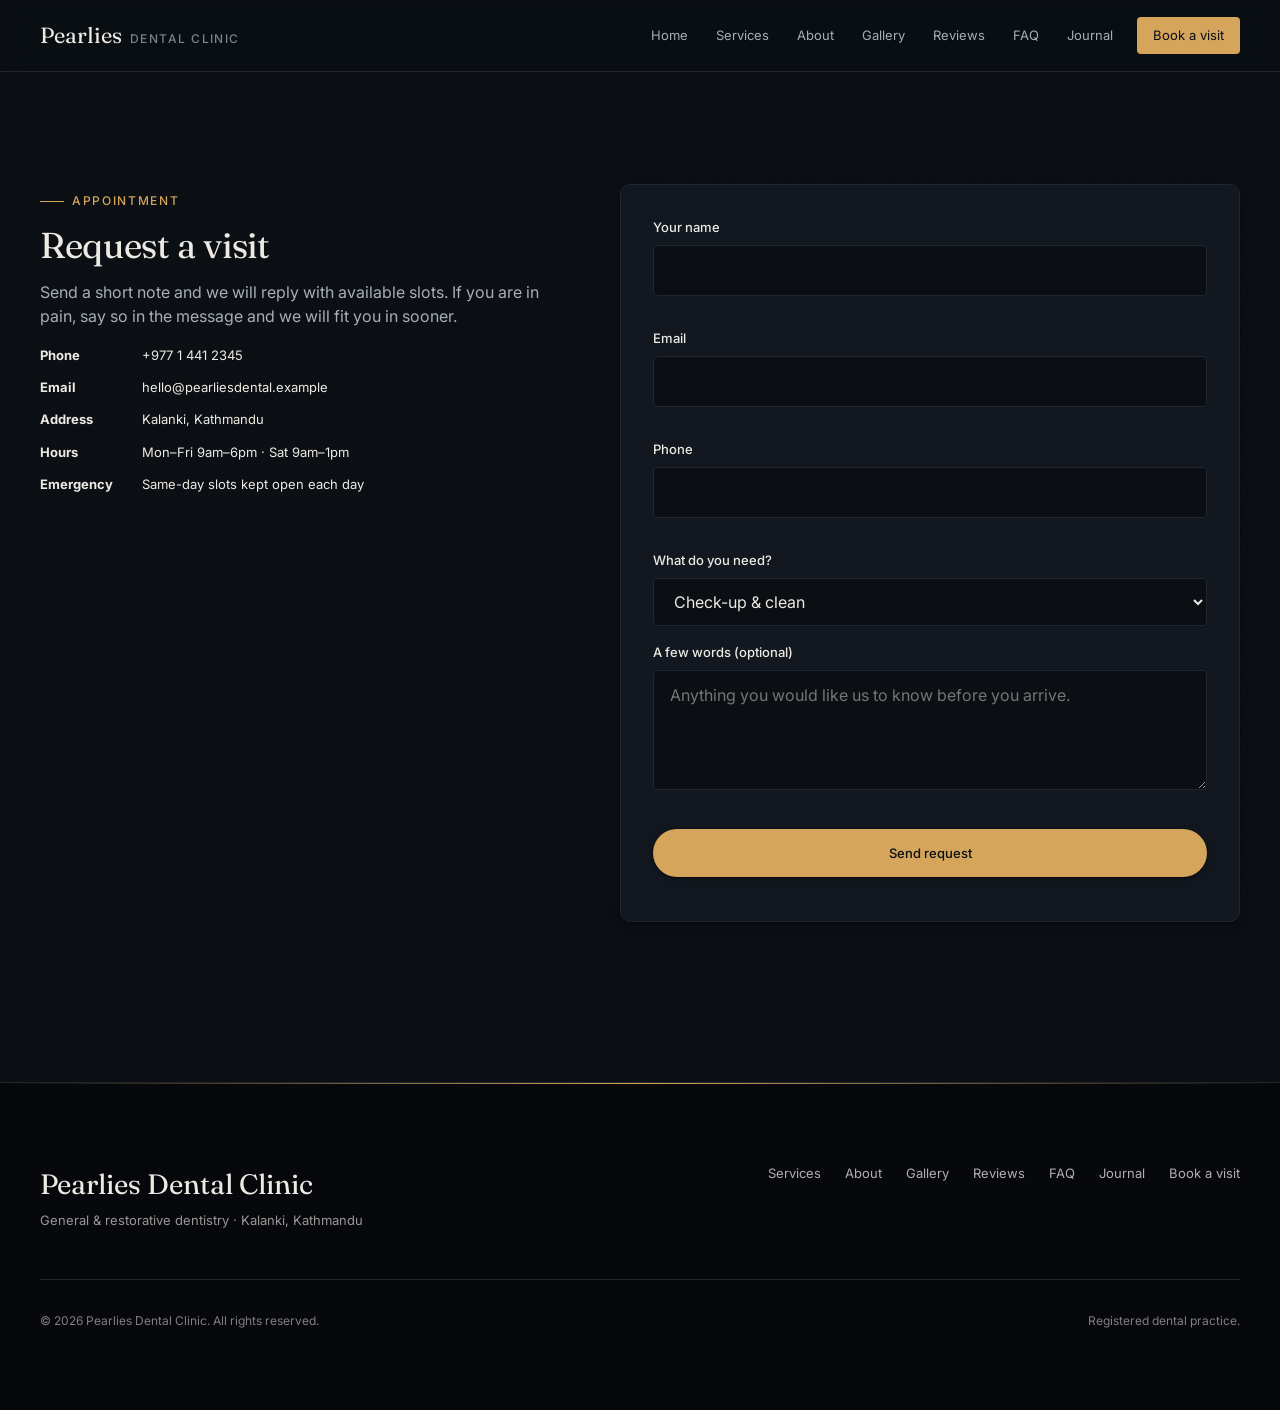
<file: contact.html>
<!DOCTYPE html>
<html lang="en">
<head>
  <meta charset="UTF-8" />
  <meta name="viewport" content="width=device-width, initial-scale=1.0" />
  <title>Book a visit — Pearlies Dental Clinic</title>
  <meta name="description" content="Request an appointment with Pearlies Dental Clinic. Get an itemised estimate by email before you commit." />
  <meta name="theme-color" content="#0B0F14" />
  <link rel="preconnect" href="https://fonts.googleapis.com" />
  <link rel="preconnect" href="https://fonts.gstatic.com" crossorigin />
  <link href="https://fonts.googleapis.com/css2?family=Fraunces:ital,opsz,wght@0,9..144,400;0,9..144,500;1,9..144,400;1,9..144,500&family=Inter:wght@400;500;600&display=swap" rel="stylesheet" />
  <link rel="stylesheet" href="assets/styles.css" />
  <link rel="icon" href="data:image/svg+xml,<svg xmlns='http://www.w3.org/2000/svg' viewBox='0 0 32 32'><text y='.85em' font-size='26' font-family='Georgia,serif' fill='%231F6F78'>P</text></svg>" />
</head>
<body class="is-loading">
  <div class="loader" id="loader" role="status" aria-live="polite" aria-label="Loading">
    <div class="loader__mark" aria-hidden="true"></div>
    <p class="loader__name">Pearlies Dental Clinic</p>
    <p class="loader__sub">Preparing your visit</p>
    <div class="loader__bar"><span></span></div>
    <p class="loader__percent">0%</p>
  </div>
  <div class="page-transition" aria-hidden="true"></div>
  <a class="skip-link" href="#main">Skip to content</a>
  <header class="masthead" id="masthead">
    <div class="masthead__inner shell">
      <a href="index.html" class="masthead__brand">Pearlies <small>Dental Clinic</small></a>
      <nav class="masthead__links" id="menu" aria-label="Main">
        <a href="index.html">Home</a>
        <a href="services.html">Services</a>
        <a href="about.html">About</a>
        <a href="gallery.html">Gallery</a>
        <a href="testimonials.html">Reviews</a>
        <a href="faq.html">FAQ</a>
        <a href="journal.html">Journal</a>
        <a href="contact.html" class="masthead__cta" aria-current="page">Book a visit</a>
      </nav>
      <button class="masthead__toggle" id="menuToggle" aria-label="Menu" aria-expanded="false" aria-controls="menu"><span></span><span></span><span></span></button>
    </div>
  </header>

  <main id="main">
    <section class="section page-top">
      <div class="shell booking">
        <div class="booking__info" data-enter>
          <span class="section__eyebrow">Appointment</span>
          <h2>Request a visit</h2>
          <p>Send a short note and we will reply with available slots. If you are in pain, say so in the message and we will fit you in sooner.</p>
          <div class="booking__detail"><strong>Phone</strong><span>+977 1 441 2345</span></div>
          <div class="booking__detail"><strong>Email</strong><span>hello@pearliesdental.example</span></div>
          <div class="booking__detail"><strong>Address</strong><span>Kalanki, Kathmandu</span></div>
          <div class="booking__detail"><strong>Hours</strong><span>Mon–Fri 9am–6pm · Sat 9am–1pm</span></div>
          <div class="booking__detail"><strong>Emergency</strong><span>Same-day slots kept open each day</span></div>
        </div>
        <form class="form" id="bookingForm" data-enter novalidate>
          <div class="field">
            <label for="name">Your name</label>
            <input id="name" name="name" type="text" autocomplete="name" required />
            <p class="field__error" role="alert"></p>
          </div>
          <div class="field">
            <label for="email">Email</label>
            <input id="email" name="email" type="email" autocomplete="email" required />
            <p class="field__error" role="alert"></p>
          </div>
          <div class="field">
            <label for="phone">Phone</label>
            <input id="phone" name="phone" type="tel" autocomplete="tel" required />
            <p class="field__error" role="alert"></p>
          </div>
          <div class="field">
            <label for="service">What do you need?</label>
            <select id="service" name="service">
              <option>Check-up &amp; clean</option>
              <option>Toothache / infection</option>
              <option>Filling</option>
              <option>Root canal</option>
              <option>Crown or bridge</option>
              <option>Gum care</option>
              <option>Whitening / veneers</option>
              <option>Children's visit</option>
              <option>Emergency</option>
              <option>Not sure yet</option>
            </select>
          </div>
          <div class="field">
            <label for="message">A few words (optional)</label>
            <textarea id="message" name="message" placeholder="Anything you would like us to know before you arrive."></textarea>
            <p class="field__error" role="alert"></p>
          </div>
          <button type="submit" class="btn btn--solid" style="width:100%">Send request</button>
          <p class="form__note" id="formNote" role="status"></p>
        </form>
      </div>
    </section>
  </main>

  <footer class="footer">
    <div class="shell">
      <div class="footer__top">
        <div><p class="footer__name">Pearlies Dental Clinic</p><p class="footer__role">General &amp; restorative dentistry · Kalanki, Kathmandu</p></div>
        <nav class="footer__links" aria-label="Footer">
          <a href="services.html">Services</a><a href="about.html">About</a><a href="gallery.html">Gallery</a><a href="testimonials.html">Reviews</a><a href="faq.html">FAQ</a><a href="journal.html">Journal</a><a href="contact.html">Book a visit</a>
        </nav>
      </div>
      <div class="footer__bottom"><p>© <span id="year">2026</span> Pearlies Dental Clinic. All rights reserved.</p><p>Registered dental practice.</p></div>
    </div>
  </footer>
  <button class="to-top" id="toTop" aria-label="Back to top">↑</button>
  <script src="assets/main.js"></script>
</body>
</html>
</file>
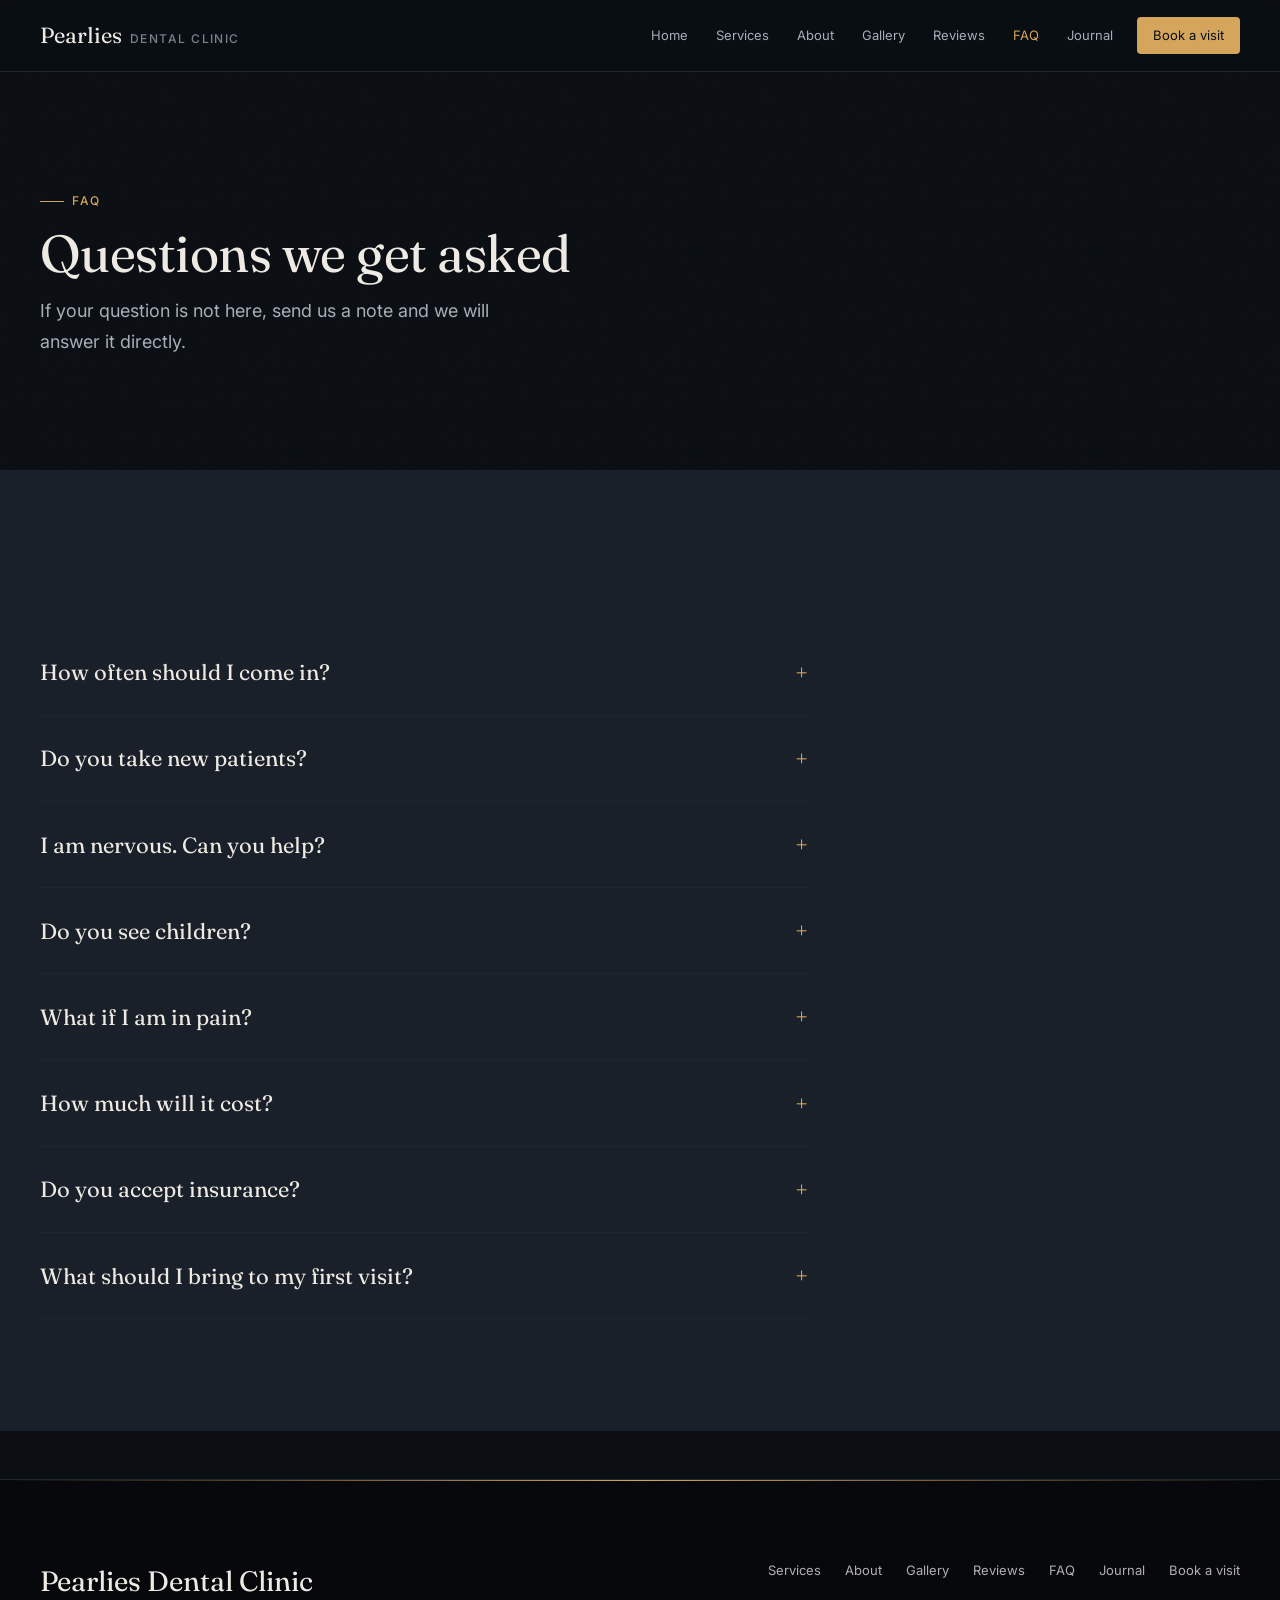
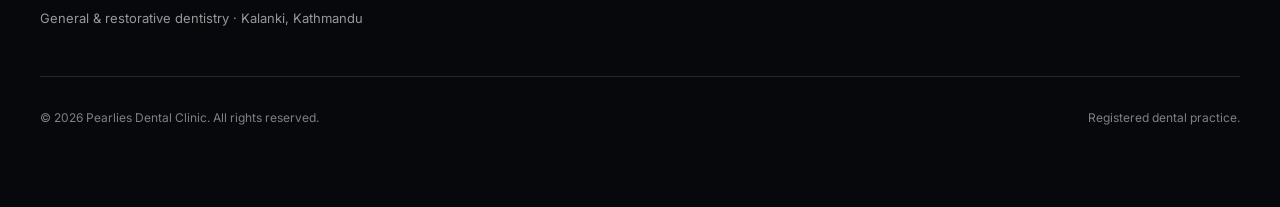
<file: faq.html>
<!DOCTYPE html>
<html lang="en">
<head>
  <meta charset="UTF-8" />
  <meta name="viewport" content="width=device-width, initial-scale=1.0" />
  <title>FAQ — Pearlies Dental Clinic</title>
  <meta name="description" content="Frequently asked questions about visits, pricing, nervous patients and emergency care." />
  <meta name="theme-color" content="#0B0F14" />
  <link rel="preconnect" href="https://fonts.googleapis.com" />
  <link rel="preconnect" href="https://fonts.gstatic.com" crossorigin />
  <link href="https://fonts.googleapis.com/css2?family=Fraunces:ital,opsz,wght@0,9..144,400;0,9..144,500;1,9..144,400;1,9..144,500&family=Inter:wght@400;500;600&display=swap" rel="stylesheet" />
  <link rel="stylesheet" href="assets/styles.css" />
  <link rel="icon" href="data:image/svg+xml,<svg xmlns='http://www.w3.org/2000/svg' viewBox='0 0 32 32'><text y='.85em' font-size='26' font-family='Georgia,serif' fill='%231F6F78'>P</text></svg>" />
</head>
<body class="is-loading">
  <div class="loader" id="loader" role="status" aria-live="polite" aria-label="Loading">
    <div class="loader__mark" aria-hidden="true"></div>
    <p class="loader__name">Pearlies Dental Clinic</p>
    <p class="loader__sub">Preparing your visit</p>
    <div class="loader__bar"><span></span></div>
    <p class="loader__percent">0%</p>
  </div>
  <div class="page-transition" aria-hidden="true"></div>
  <a class="skip-link" href="#main">Skip to content</a>
  <header class="masthead" id="masthead">
    <div class="masthead__inner shell">
      <a href="index.html" class="masthead__brand">Pearlies <small>Dental Clinic</small></a>
      <nav class="masthead__links" id="menu" aria-label="Main">
        <a href="index.html">Home</a>
        <a href="services.html">Services</a>
        <a href="about.html">About</a>
        <a href="gallery.html">Gallery</a>
        <a href="testimonials.html">Reviews</a>
        <a href="faq.html" aria-current="page">FAQ</a>
        <a href="journal.html">Journal</a>
        <a href="contact.html" class="masthead__cta">Book a visit</a>
      </nav>
      <button class="masthead__toggle" id="menuToggle" aria-label="Menu" aria-expanded="false" aria-controls="menu"><span></span><span></span><span></span></button>
    </div>
  </header>

  <main id="main">
    <section class="section page-top">
      <div class="shell">
        <header class="section__head section__head--wide" data-enter>
          <span class="section__eyebrow">FAQ</span>
          <h1 class="section__title">Questions we get asked</h1>
          <p class="section__lede">If your question is not here, send us a note and we will answer it directly.</p>
        </header>
      </div>
    </section>

    <section class="section section--tint">
      <div class="shell">
        <div class="faq" data-reveal>
          <div class="faq-item"><button class="faq-item__q" aria-expanded="false">How often should I come in?</button><div class="faq-item__a"><p>Most people do well with a check-up and clean every six months. If you are prone to decay or gum problems, we may suggest every three to four months.</p></div></div>
          <div class="faq-item"><button class="faq-item__q" aria-expanded="false">Do you take new patients?</button><div class="faq-item__a"><p>Yes. Send a short note and we will reply with available slots, usually within one business day.</p></div></div>
          <div class="faq-item"><button class="faq-item__q" aria-expanded="false">I am nervous. Can you help?</button><div class="faq-item__a"><p>A raised hand pauses everything, immediately. Many of our patients needed a few appointments before they managed the whole thing — that is completely fine.</p></div></div>
          <div class="faq-item"><button class="faq-item__q" aria-expanded="false">Do you see children?</button><div class="faq-item__a"><p>Yes, from the first tooth. We keep early visits short, playful and pressure-free.</p></div></div>
          <div class="faq-item"><button class="faq-item__q" aria-expanded="false">What if I am in pain?</button><div class="faq-item__a"><p>Call us. We keep same-day slots for emergencies and will fit you in as soon as we can.</p></div></div>
          <div class="faq-item"><button class="faq-item__q" aria-expanded="false">How much will it cost?</button><div class="faq-item__a"><p>Every treatment comes with a written estimate before we begin. The estimate is the estimate — if what we find changes it, we stop and tell you.</p></div></div>
          <div class="faq-item"><button class="faq-item__q" aria-expanded="false">Do you accept insurance?</button><div class="faq-item__a"><p>We work with most major plans and will handle the paperwork for you. Ask at booking and we will confirm your cover.</p></div></div>
          <div class="faq-item"><button class="faq-item__q" aria-expanded="false">What should I bring to my first visit?</button><div class="faq-item__a"><p>Your ID, insurance card if you have one, and a list of any medications. Arrive ten minutes early to settle in.</p></div></div>
        </div>
      </div>
    </section>
  </main>

  <footer class="footer">
    <div class="shell">
      <div class="footer__top">
        <div><p class="footer__name">Pearlies Dental Clinic</p><p class="footer__role">General &amp; restorative dentistry · Kalanki, Kathmandu</p></div>
        <nav class="footer__links" aria-label="Footer">
          <a href="services.html">Services</a><a href="about.html">About</a><a href="gallery.html">Gallery</a><a href="testimonials.html">Reviews</a><a href="faq.html">FAQ</a><a href="journal.html">Journal</a><a href="contact.html">Book a visit</a>
        </nav>
      </div>
      <div class="footer__bottom"><p>© <span id="year">2026</span> Pearlies Dental Clinic. All rights reserved.</p><p>Registered dental practice.</p></div>
    </div>
  </footer>
  <button class="to-top" id="toTop" aria-label="Back to top">↑</button>
  <script src="assets/main.js"></script>
</body>
</html>
</file>
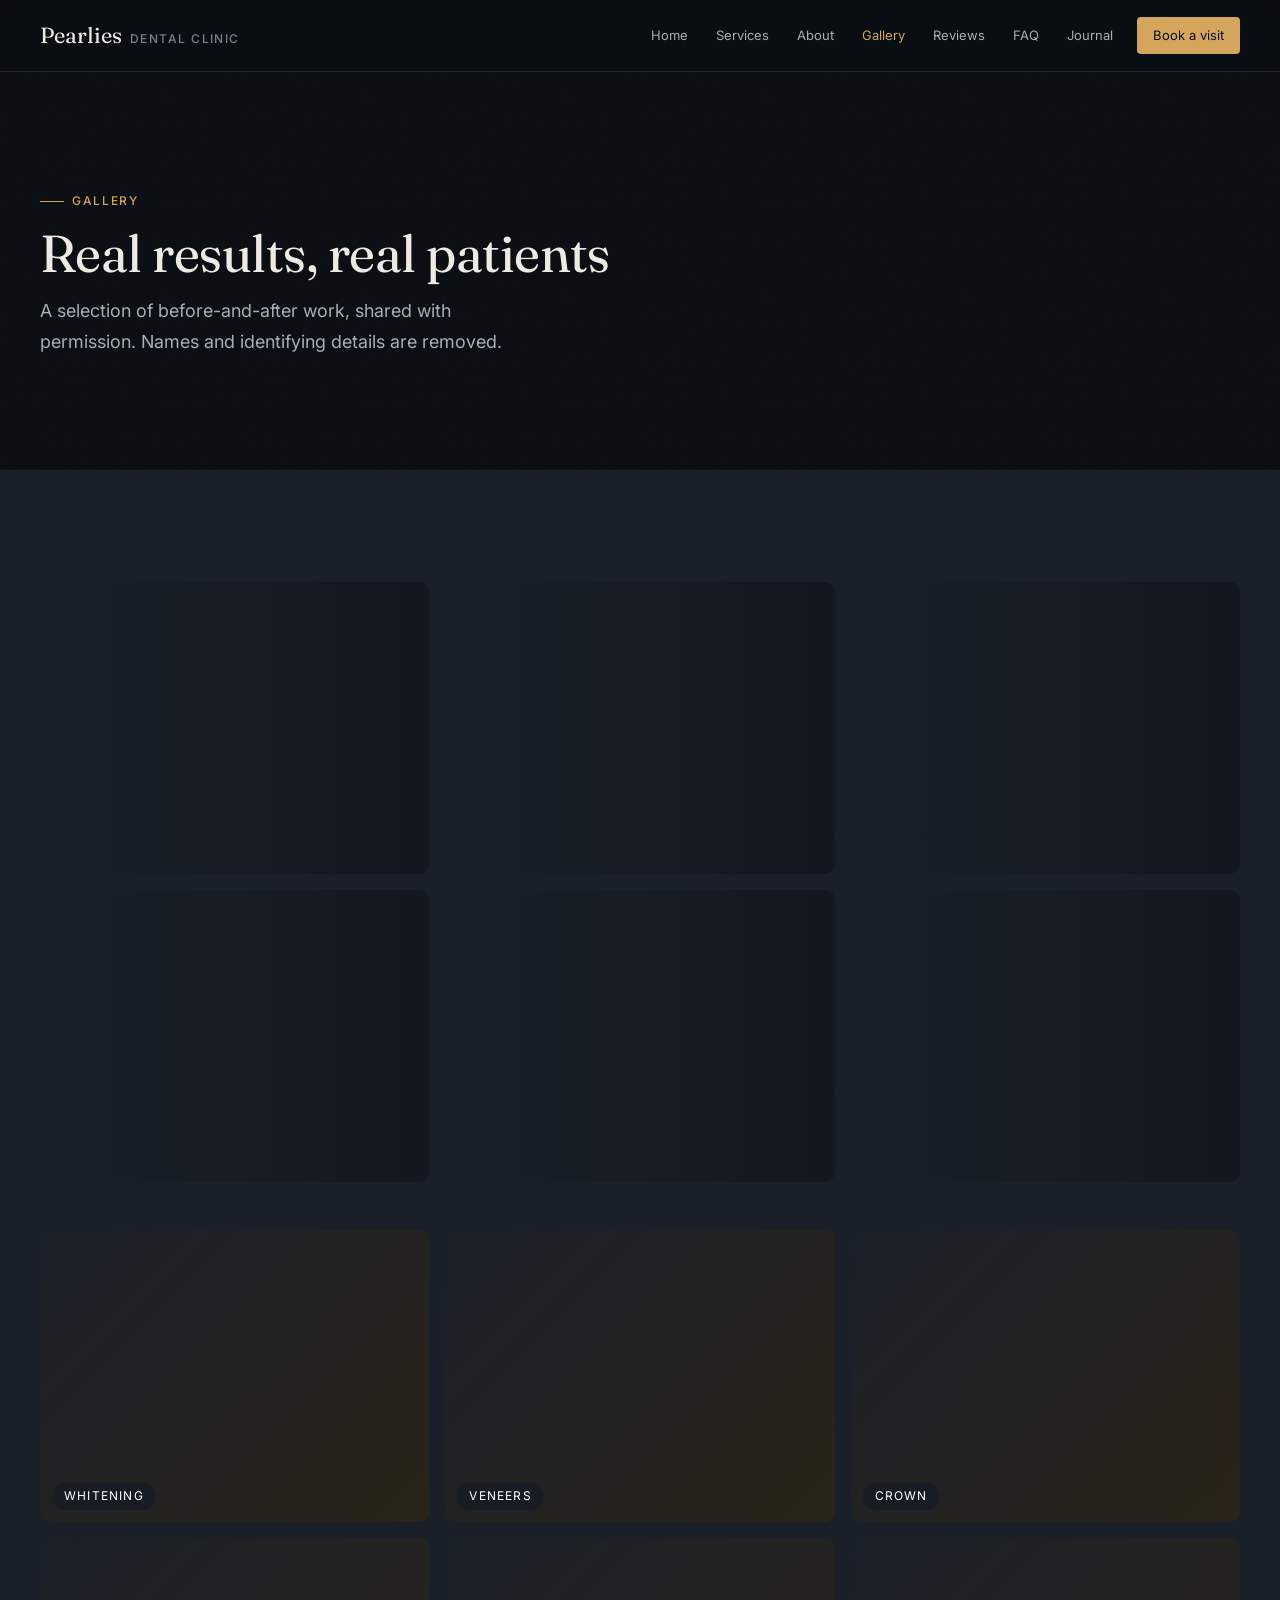
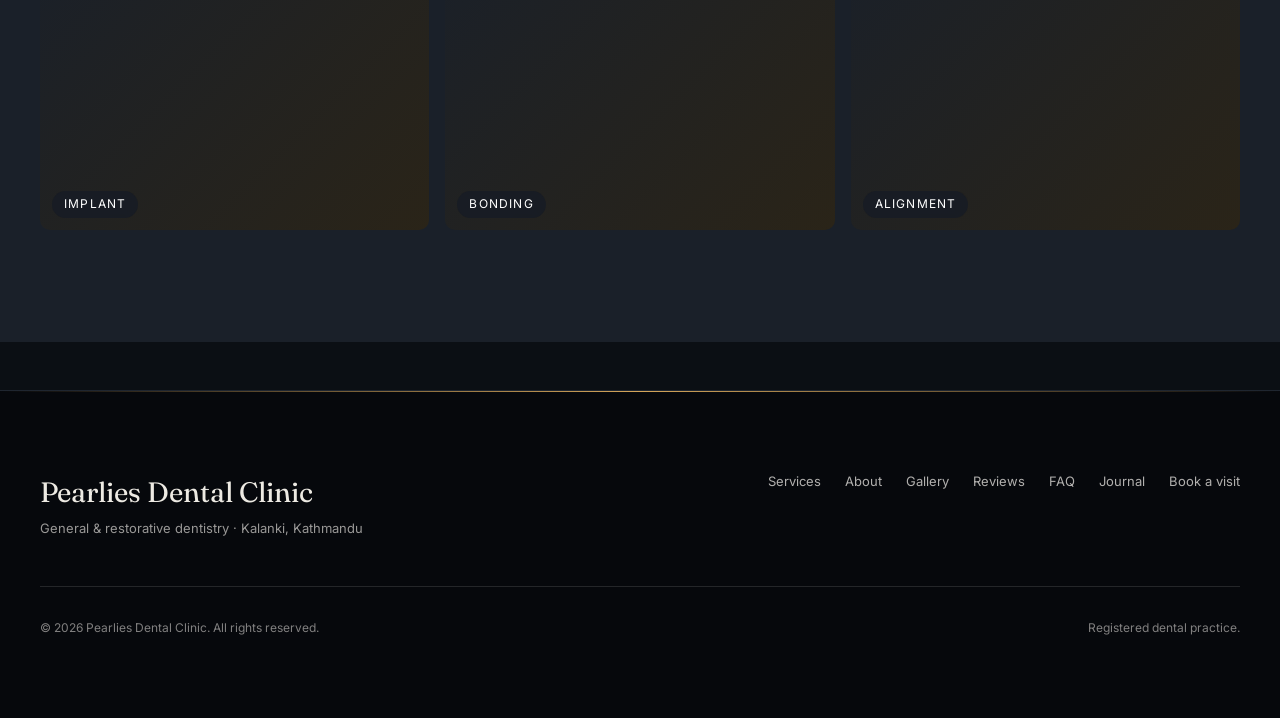
<file: gallery.html>
<!DOCTYPE html>
<html lang="en">
<head>
  <meta charset="UTF-8" />
  <meta name="viewport" content="width=device-width, initial-scale=1.0" />
  <title>Gallery — Pearlies Dental Clinic</title>
  <meta name="description" content="Before and after gallery of dental work at Pearlies Dental Clinic." />
  <meta name="theme-color" content="#0B0F14" />
  <link rel="preconnect" href="https://fonts.googleapis.com" />
  <link rel="preconnect" href="https://fonts.gstatic.com" crossorigin />
  <link href="https://fonts.googleapis.com/css2?family=Fraunces:ital,opsz,wght@0,9..144,400;0,9..144,500;1,9..144,400;1,9..144,500&family=Inter:wght@400;500;600&display=swap" rel="stylesheet" />
  <link rel="stylesheet" href="assets/styles.css" />
  <link rel="icon" href="data:image/svg+xml,<svg xmlns='http://www.w3.org/2000/svg' viewBox='0 0 32 32'><text y='.85em' font-size='26' font-family='Georgia,serif' fill='%231F6F78'>P</text></svg>" />
</head>
<body class="is-loading">
  <div class="loader" id="loader" role="status" aria-live="polite" aria-label="Loading">
    <div class="loader__mark" aria-hidden="true"></div>
    <p class="loader__name">Pearlies Dental Clinic</p>
    <p class="loader__sub">Preparing your visit</p>
    <div class="loader__bar"><span></span></div>
    <p class="loader__percent">0%</p>
  </div>
  <div class="page-transition" aria-hidden="true"></div>
  <a class="skip-link" href="#main">Skip to content</a>
  <header class="masthead" id="masthead">
    <div class="masthead__inner shell">
      <a href="index.html" class="masthead__brand">Pearlies <small>Dental Clinic</small></a>
      <nav class="masthead__links" id="menu" aria-label="Main">
        <a href="index.html">Home</a>
        <a href="services.html">Services</a>
        <a href="about.html">About</a>
        <a href="gallery.html" aria-current="page">Gallery</a>
        <a href="testimonials.html">Reviews</a>
        <a href="faq.html">FAQ</a>
        <a href="journal.html">Journal</a>
        <a href="contact.html" class="masthead__cta">Book a visit</a>
      </nav>
      <button class="masthead__toggle" id="menuToggle" aria-label="Menu" aria-expanded="false" aria-controls="menu"><span></span><span></span><span></span></button>
    </div>
  </header>

  <main id="main">
    <section class="section page-top">
      <div class="shell">
        <header class="section__head section__head--wide" data-enter>
          <span class="section__eyebrow">Gallery</span>
          <h1 class="section__title">Real results, real patients</h1>
          <p class="section__lede">A selection of before-and-after work, shared with permission. Names and identifying details are removed.</p>
        </header>
      </div>
    </section>

    <section class="section section--tint">
      <div class="shell">
        <div data-skeleton class="is-loading">
          <div class="content-skeleton skeleton-grid skeleton-grid--gallery">
            <div class="skeleton skeleton--card"></div>
            <div class="skeleton skeleton--card"></div>
            <div class="skeleton skeleton--card"></div>
            <div class="skeleton skeleton--card"></div>
            <div class="skeleton skeleton--card"></div>
            <div class="skeleton skeleton--card"></div>
          </div>
          <div class="content-real gallery">
            <div class="gallery-item"><span class="gallery-item__label">Whitening</span></div>
            <div class="gallery-item"><span class="gallery-item__label">Veneers</span></div>
            <div class="gallery-item"><span class="gallery-item__label">Crown</span></div>
            <div class="gallery-item"><span class="gallery-item__label">Implant</span></div>
            <div class="gallery-item"><span class="gallery-item__label">Bonding</span></div>
            <div class="gallery-item"><span class="gallery-item__label">Alignment</span></div>
          </div>
        </div>
      </div>
    </section>
  </main>

  <footer class="footer">
    <div class="shell">
      <div class="footer__top">
        <div><p class="footer__name">Pearlies Dental Clinic</p><p class="footer__role">General &amp; restorative dentistry · Kalanki, Kathmandu</p></div>
        <nav class="footer__links" aria-label="Footer">
          <a href="services.html">Services</a><a href="about.html">About</a><a href="gallery.html">Gallery</a><a href="testimonials.html">Reviews</a><a href="faq.html">FAQ</a><a href="journal.html">Journal</a><a href="contact.html">Book a visit</a>
        </nav>
      </div>
      <div class="footer__bottom"><p>© <span id="year">2026</span> Pearlies Dental Clinic. All rights reserved.</p><p>Registered dental practice.</p></div>
    </div>
  </footer>
  <button class="to-top" id="toTop" aria-label="Back to top">↑</button>
  <script src="assets/main.js"></script>
</body>
</html>
</file>
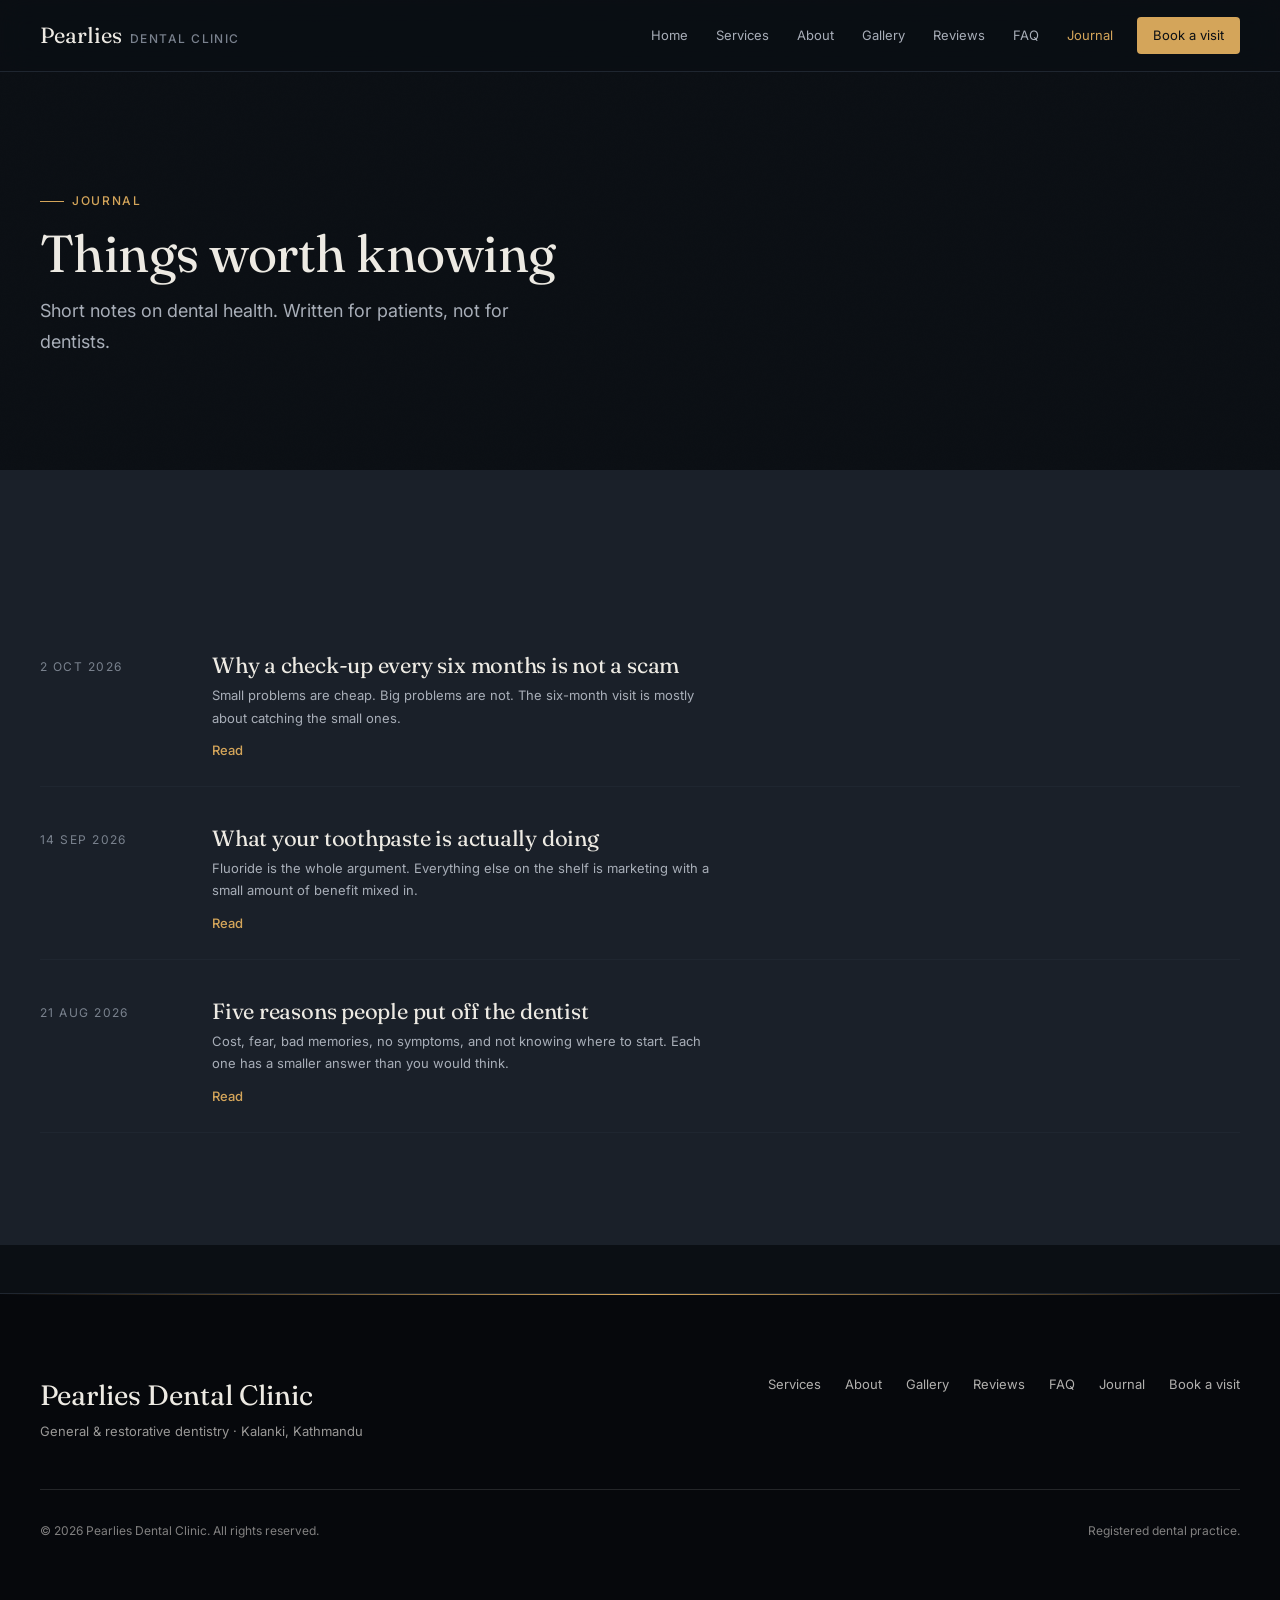
<file: journal.html>
<!DOCTYPE html>
<html lang="en">
<head>
  <meta charset="UTF-8" />
  <meta name="viewport" content="width=device-width, initial-scale=1.0" />
  <title>Journal — Pearlies Dental Clinic</title>
  <meta name="description" content="Short notes on dental health, written for patients." />
  <meta name="theme-color" content="#0B0F14" />
  <link rel="preconnect" href="https://fonts.googleapis.com" />
  <link rel="preconnect" href="https://fonts.gstatic.com" crossorigin />
  <link href="https://fonts.googleapis.com/css2?family=Fraunces:ital,opsz,wght@0,9..144,400;0,9..144,500;1,9..144,400;1,9..144,500&family=Inter:wght@400;500;600&display=swap" rel="stylesheet" />
  <link rel="stylesheet" href="assets/styles.css" />
  <link rel="icon" href="data:image/svg+xml,<svg xmlns='http://www.w3.org/2000/svg' viewBox='0 0 32 32'><text y='.85em' font-size='26' font-family='Georgia,serif' fill='%231F6F78'>P</text></svg>" />
</head>
<body class="is-loading">
  <div class="loader" id="loader" role="status" aria-live="polite" aria-label="Loading">
    <div class="loader__mark" aria-hidden="true"></div>
    <p class="loader__name">Pearlies Dental Clinic</p>
    <p class="loader__sub">Preparing your visit</p>
    <div class="loader__bar"><span></span></div>
    <p class="loader__percent">0%</p>
  </div>
  <div class="page-transition" aria-hidden="true"></div>
  <a class="skip-link" href="#main">Skip to content</a>
  <header class="masthead" id="masthead">
    <div class="masthead__inner shell">
      <a href="index.html" class="masthead__brand">Pearlies <small>Dental Clinic</small></a>
      <nav class="masthead__links" id="menu" aria-label="Main">
        <a href="index.html">Home</a>
        <a href="services.html">Services</a>
        <a href="about.html">About</a>
        <a href="gallery.html">Gallery</a>
        <a href="testimonials.html">Reviews</a>
        <a href="faq.html">FAQ</a>
        <a href="journal.html" aria-current="page">Journal</a>
        <a href="contact.html" class="masthead__cta">Book a visit</a>
      </nav>
      <button class="masthead__toggle" id="menuToggle" aria-label="Menu" aria-expanded="false" aria-controls="menu"><span></span><span></span><span></span></button>
    </div>
  </header>

  <main id="main">
    <section class="section page-top">
      <div class="shell">
        <header class="section__head section__head--wide" data-enter>
          <span class="section__eyebrow">Journal</span>
          <h1 class="section__title">Things worth knowing</h1>
          <p class="section__lede">Short notes on dental health. Written for patients, not for dentists.</p>
        </header>
      </div>
    </section>

    <section class="section section--tint">
      <div class="shell">
        <div class="journal" data-reveal>
          <article class="entry">
            <p class="entry__date"><time datetime="2026-10-02">2 Oct 2026</time></p>
            <div>
              <h3 class="entry__title"><a href="journal/why-regular-checkups-matter.html">Why a check-up every six months is not a scam</a></h3>
              <p class="entry__excerpt">Small problems are cheap. Big problems are not. The six-month visit is mostly about catching the small ones.</p>
              <a class="entry__more" href="journal/why-regular-checkups-matter.html">Read</a>
            </div>
          </article>
          <article class="entry">
            <p class="entry__date"><time datetime="2026-09-14">14 Sep 2026</time></p>
            <div>
              <h3 class="entry__title"><a href="journal/what-toothpaste-actually-does.html">What your toothpaste is actually doing</a></h3>
              <p class="entry__excerpt">Fluoride is the whole argument. Everything else on the shelf is marketing with a small amount of benefit mixed in.</p>
              <a class="entry__more" href="journal/what-toothpaste-actually-does.html">Read</a>
            </div>
          </article>
          <article class="entry">
            <p class="entry__date"><time datetime="2026-08-21">21 Aug 2026</time></p>
            <div>
              <h3 class="entry__title"><a href="journal/five-reasons-people-put-off-the-dentist.html">Five reasons people put off the dentist</a></h3>
              <p class="entry__excerpt">Cost, fear, bad memories, no symptoms, and not knowing where to start. Each one has a smaller answer than you would think.</p>
              <a class="entry__more" href="journal/five-reasons-people-put-off-the-dentist.html">Read</a>
            </div>
          </article>
        </div>
      </div>
    </section>
  </main>

  <footer class="footer">
    <div class="shell">
      <div class="footer__top">
        <div><p class="footer__name">Pearlies Dental Clinic</p><p class="footer__role">General &amp; restorative dentistry · Kalanki, Kathmandu</p></div>
        <nav class="footer__links" aria-label="Footer">
          <a href="services.html">Services</a><a href="about.html">About</a><a href="gallery.html">Gallery</a><a href="testimonials.html">Reviews</a><a href="faq.html">FAQ</a><a href="journal.html">Journal</a><a href="contact.html">Book a visit</a>
        </nav>
      </div>
      <div class="footer__bottom"><p>© <span id="year">2026</span> Pearlies Dental Clinic. All rights reserved.</p><p>Registered dental practice.</p></div>
    </div>
  </footer>
  <button class="to-top" id="toTop" aria-label="Back to top">↑</button>
  <script src="assets/main.js"></script>
</body>
</html>
</file>
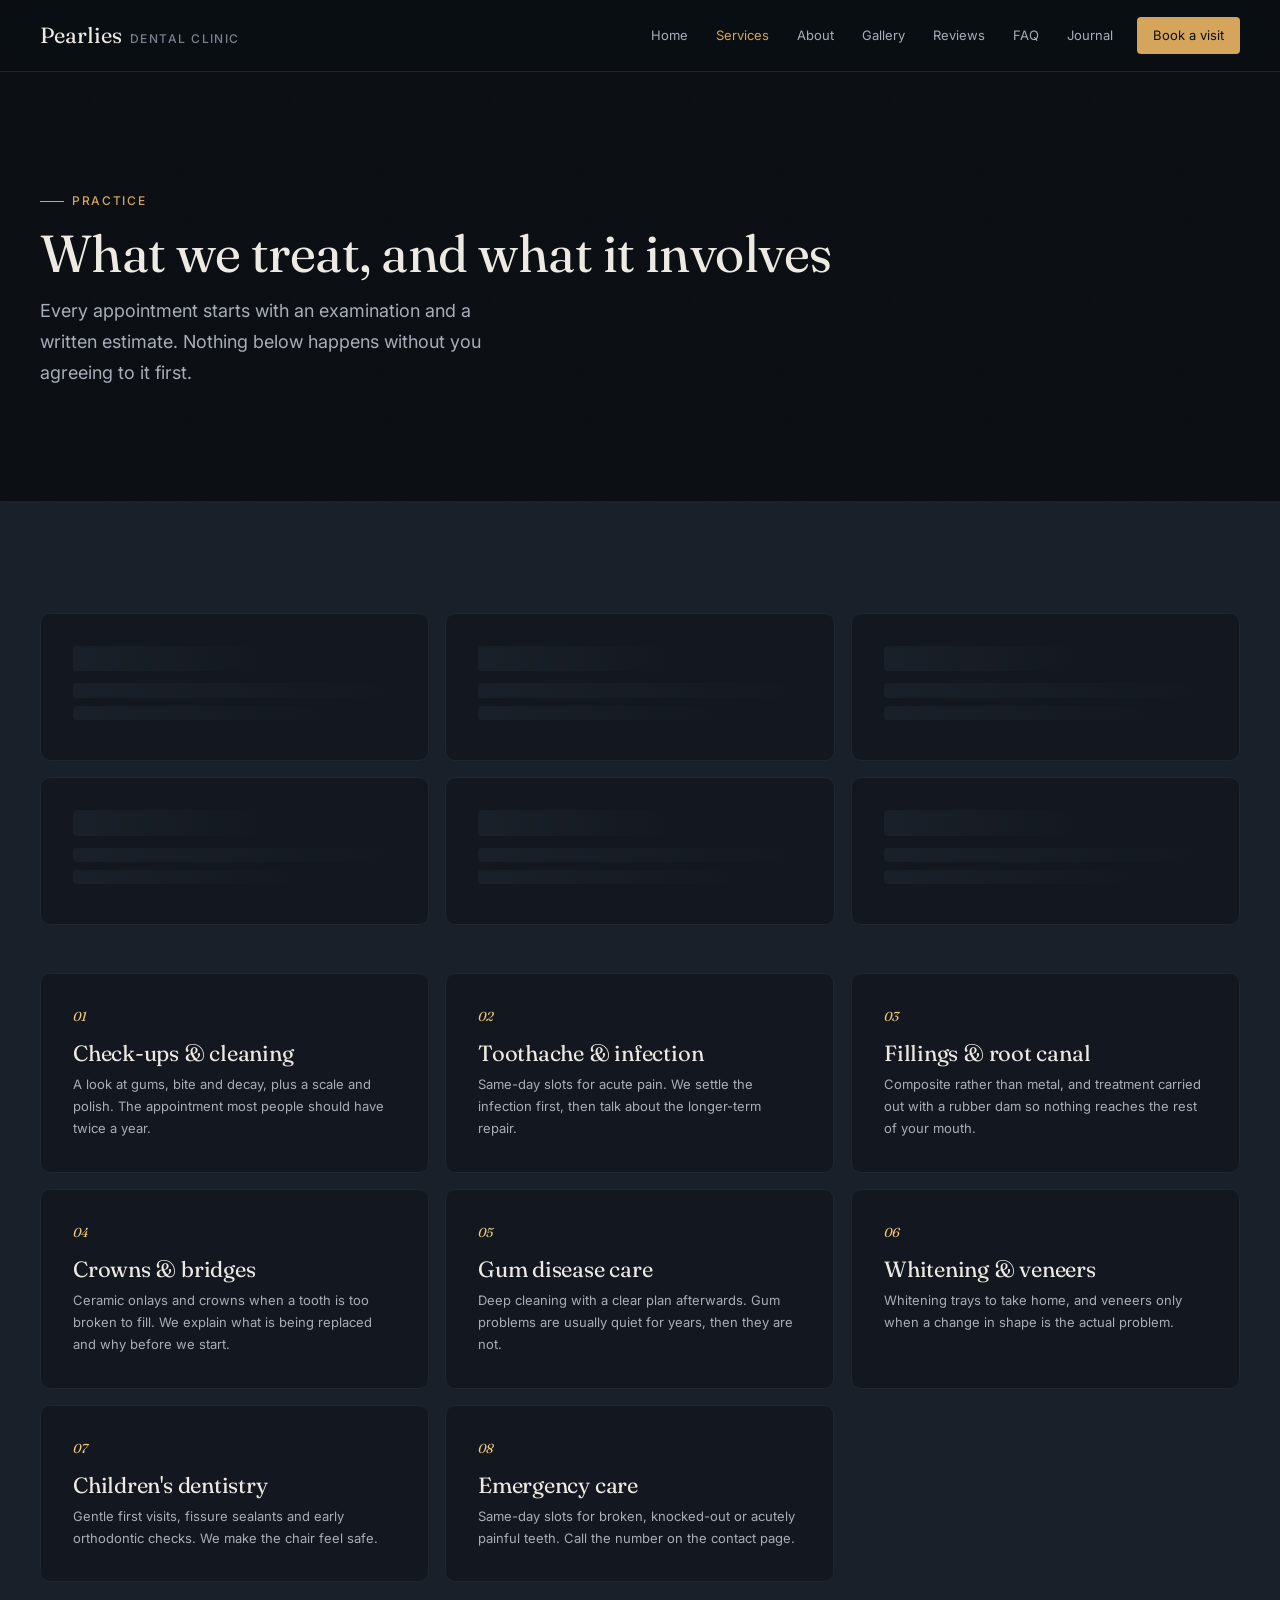
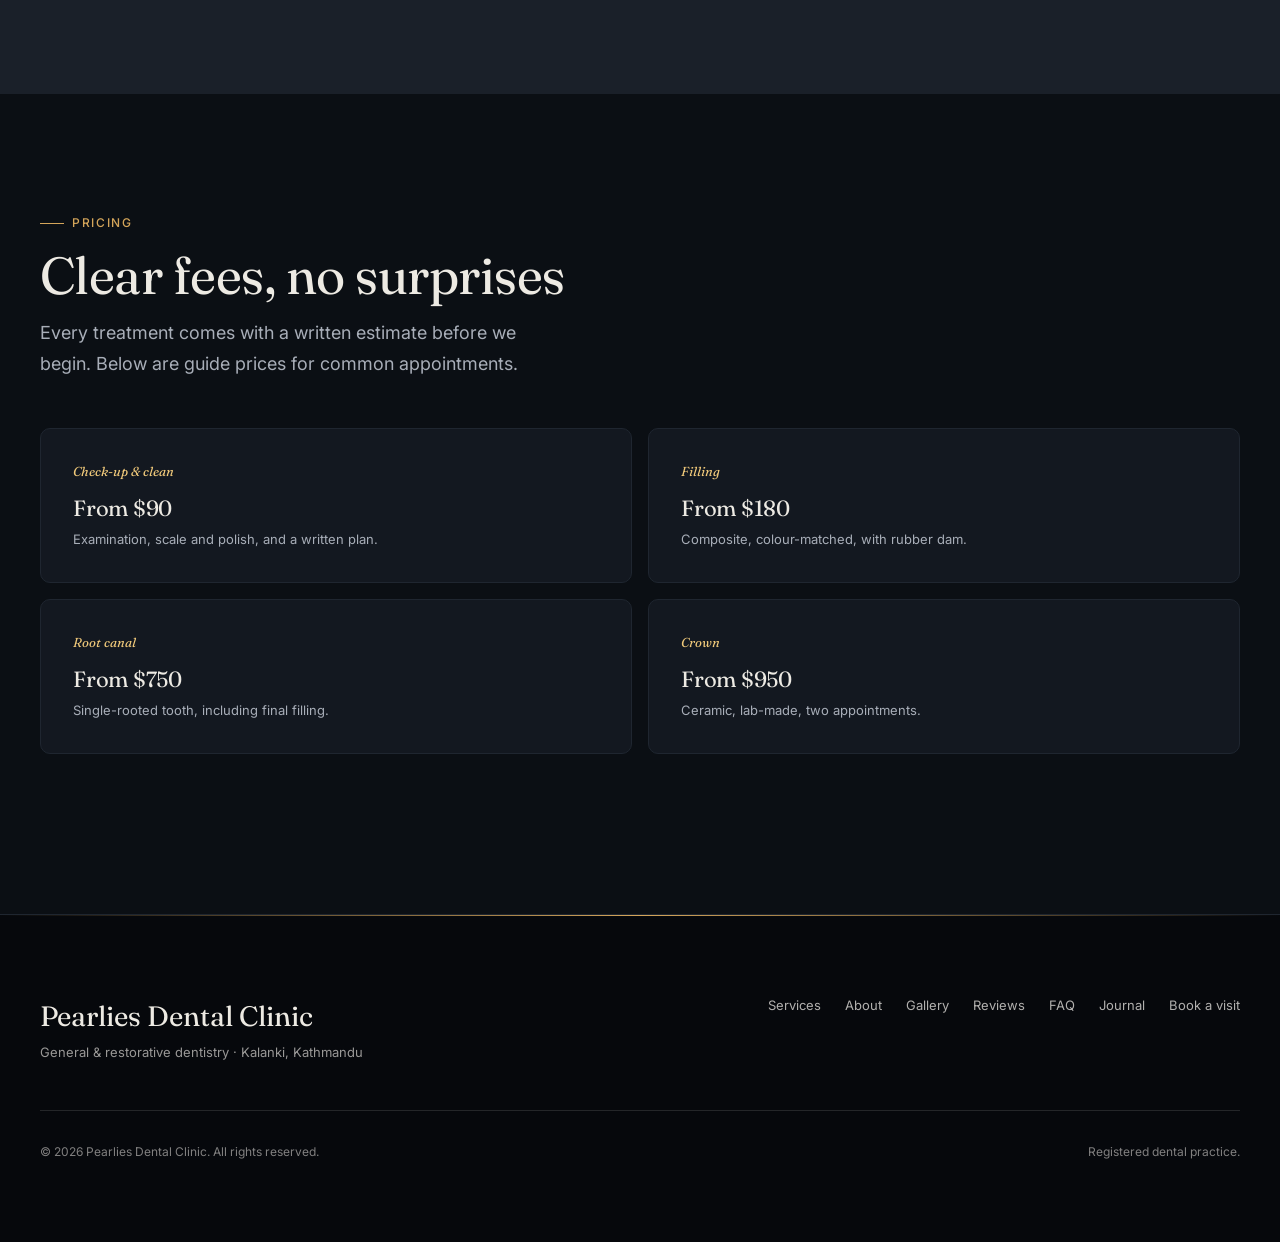
<file: services.html>
<!DOCTYPE html>
<html lang="en">
<head>
  <meta charset="UTF-8" />
  <meta name="viewport" content="width=device-width, initial-scale=1.0" />
  <title>Services — Pearlies Dental Clinic</title>
  <meta name="description" content="Treatments offered at Pearlies Dental Clinic: check-ups, toothache, root canal, crowns, gum care, whitening, veneers and children's dentistry." />
  <meta name="theme-color" content="#0B0F14" />
  <link rel="preconnect" href="https://fonts.googleapis.com" />
  <link rel="preconnect" href="https://fonts.gstatic.com" crossorigin />
  <link href="https://fonts.googleapis.com/css2?family=Fraunces:ital,opsz,wght@0,9..144,400;0,9..144,500;1,9..144,400;1,9..144,500&family=Inter:wght@400;500;600&display=swap" rel="stylesheet" />
  <link rel="stylesheet" href="assets/styles.css" />
  <link rel="icon" href="data:image/svg+xml,<svg xmlns='http://www.w3.org/2000/svg' viewBox='0 0 32 32'><text y='.85em' font-size='26' font-family='Georgia,serif' fill='%231F6F78'>P</text></svg>" />
</head>
<body class="is-loading">
  <div class="loader" id="loader" role="status" aria-live="polite" aria-label="Loading">
    <div class="loader__mark" aria-hidden="true"></div>
    <p class="loader__name">Pearlies Dental Clinic</p>
    <p class="loader__sub">Preparing your visit</p>
    <div class="loader__bar"><span></span></div>
    <p class="loader__percent">0%</p>
  </div>
  <div class="page-transition" aria-hidden="true"></div>
  <a class="skip-link" href="#main">Skip to content</a>
  <header class="masthead" id="masthead">
    <div class="masthead__inner shell">
      <a href="index.html" class="masthead__brand">Pearlies <small>Dental Clinic</small></a>
      <nav class="masthead__links" id="menu" aria-label="Main">
        <a href="index.html">Home</a>
        <a href="services.html" aria-current="page">Services</a>
        <a href="about.html">About</a>
        <a href="gallery.html">Gallery</a>
        <a href="testimonials.html">Reviews</a>
        <a href="faq.html">FAQ</a>
        <a href="journal.html">Journal</a>
        <a href="contact.html" class="masthead__cta">Book a visit</a>
      </nav>
      <button class="masthead__toggle" id="menuToggle" aria-label="Menu" aria-expanded="false" aria-controls="menu"><span></span><span></span><span></span></button>
    </div>
  </header>

  <main id="main">
    <section class="section page-top">
      <div class="shell">
        <header class="section__head section__head--wide" data-enter>
          <span class="section__eyebrow">Practice</span>
          <h1 class="section__title">What we treat, and what it involves</h1>
          <p class="section__lede">Every appointment starts with an examination and a written estimate. Nothing below happens without you agreeing to it first.</p>
        </header>
      </div>
    </section>

    <section class="section section--tint">
      <div class="shell">
        <div data-skeleton class="is-loading">
          <div class="content-skeleton skeleton-grid skeleton-grid--services">
            <div class="skeleton-card"><div class="skeleton skeleton--title"></div><div class="skeleton skeleton--text"></div><div class="skeleton skeleton--text" style="width:80%"></div></div>
            <div class="skeleton-card"><div class="skeleton skeleton--title"></div><div class="skeleton skeleton--text"></div><div class="skeleton skeleton--text" style="width:75%"></div></div>
            <div class="skeleton-card"><div class="skeleton skeleton--title"></div><div class="skeleton skeleton--text"></div><div class="skeleton skeleton--text" style="width:85%"></div></div>
            <div class="skeleton-card"><div class="skeleton skeleton--title"></div><div class="skeleton skeleton--text"></div><div class="skeleton skeleton--text" style="width:70%"></div></div>
            <div class="skeleton-card"><div class="skeleton skeleton--title"></div><div class="skeleton skeleton--text"></div><div class="skeleton skeleton--text" style="width:82%"></div></div>
            <div class="skeleton-card"><div class="skeleton skeleton--title"></div><div class="skeleton skeleton--text"></div><div class="skeleton skeleton--text" style="width:78%"></div></div>
          </div>
          <div class="content-real services">
            <article class="service"><p class="service__num">01</p><div><h3 class="service__name">Check-ups & cleaning</h3><p class="service__desc">A look at gums, bite and decay, plus a scale and polish. The appointment most people should have twice a year.</p></div></article>
            <article class="service"><p class="service__num">02</p><div><h3 class="service__name">Toothache & infection</h3><p class="service__desc">Same-day slots for acute pain. We settle the infection first, then talk about the longer-term repair.</p></div></article>
            <article class="service"><p class="service__num">03</p><div><h3 class="service__name">Fillings & root canal</h3><p class="service__desc">Composite rather than metal, and treatment carried out with a rubber dam so nothing reaches the rest of your mouth.</p></div></article>
            <article class="service"><p class="service__num">04</p><div><h3 class="service__name">Crowns & bridges</h3><p class="service__desc">Ceramic onlays and crowns when a tooth is too broken to fill. We explain what is being replaced and why before we start.</p></div></article>
            <article class="service"><p class="service__num">05</p><div><h3 class="service__name">Gum disease care</h3><p class="service__desc">Deep cleaning with a clear plan afterwards. Gum problems are usually quiet for years, then they are not.</p></div></article>
            <article class="service"><p class="service__num">06</p><div><h3 class="service__name">Whitening & veneers</h3><p class="service__desc">Whitening trays to take home, and veneers only when a change in shape is the actual problem.</p></div></article>
            <article class="service"><p class="service__num">07</p><div><h3 class="service__name">Children's dentistry</h3><p class="service__desc">Gentle first visits, fissure sealants and early orthodontic checks. We make the chair feel safe.</p></div></article>
            <article class="service"><p class="service__num">08</p><div><h3 class="service__name">Emergency care</h3><p class="service__desc">Same-day slots for broken, knocked-out or acutely painful teeth. Call the number on the contact page.</p></div></article>
          </div>
        </div>
      </div>
    </section>

    <section class="section">
      <div class="shell">
        <header class="section__head section__head--wide" data-reveal>
          <span class="section__eyebrow">Pricing</span>
          <h2 class="section__title">Clear fees, no surprises</h2>
          <p class="section__lede">Every treatment comes with a written estimate before we begin. Below are guide prices for common appointments.</p>
        </header>
        <div class="services" data-reveal style="grid-template-columns: repeat(2,1fr)">
          <article class="service"><p class="service__num">Check-up & clean</p><div><h3 class="service__name">From $90</h3><p class="service__desc">Examination, scale and polish, and a written plan.</p></div></article>
          <article class="service"><p class="service__num">Filling</p><div><h3 class="service__name">From $180</h3><p class="service__desc">Composite, colour-matched, with rubber dam.</p></div></article>
          <article class="service"><p class="service__num">Root canal</p><div><h3 class="service__name">From $750</h3><p class="service__desc">Single-rooted tooth, including final filling.</p></div></article>
          <article class="service"><p class="service__num">Crown</p><div><h3 class="service__name">From $950</h3><p class="service__desc">Ceramic, lab-made, two appointments.</p></div></article>
        </div>
      </div>
    </section>
  </main>

  <footer class="footer">
    <div class="shell">
      <div class="footer__top">
        <div><p class="footer__name">Pearlies Dental Clinic</p><p class="footer__role">General &amp; restorative dentistry · Kalanki, Kathmandu</p></div>
        <nav class="footer__links" aria-label="Footer">
          <a href="services.html">Services</a><a href="about.html">About</a><a href="gallery.html">Gallery</a><a href="testimonials.html">Reviews</a><a href="faq.html">FAQ</a><a href="journal.html">Journal</a><a href="contact.html">Book a visit</a>
        </nav>
      </div>
      <div class="footer__bottom"><p>© <span id="year">2026</span> Pearlies Dental Clinic. All rights reserved.</p><p>Registered dental practice.</p></div>
    </div>
  </footer>
  <button class="to-top" id="toTop" aria-label="Back to top">↑</button>
  <script src="assets/main.js"></script>
</body>
</html>
</file>
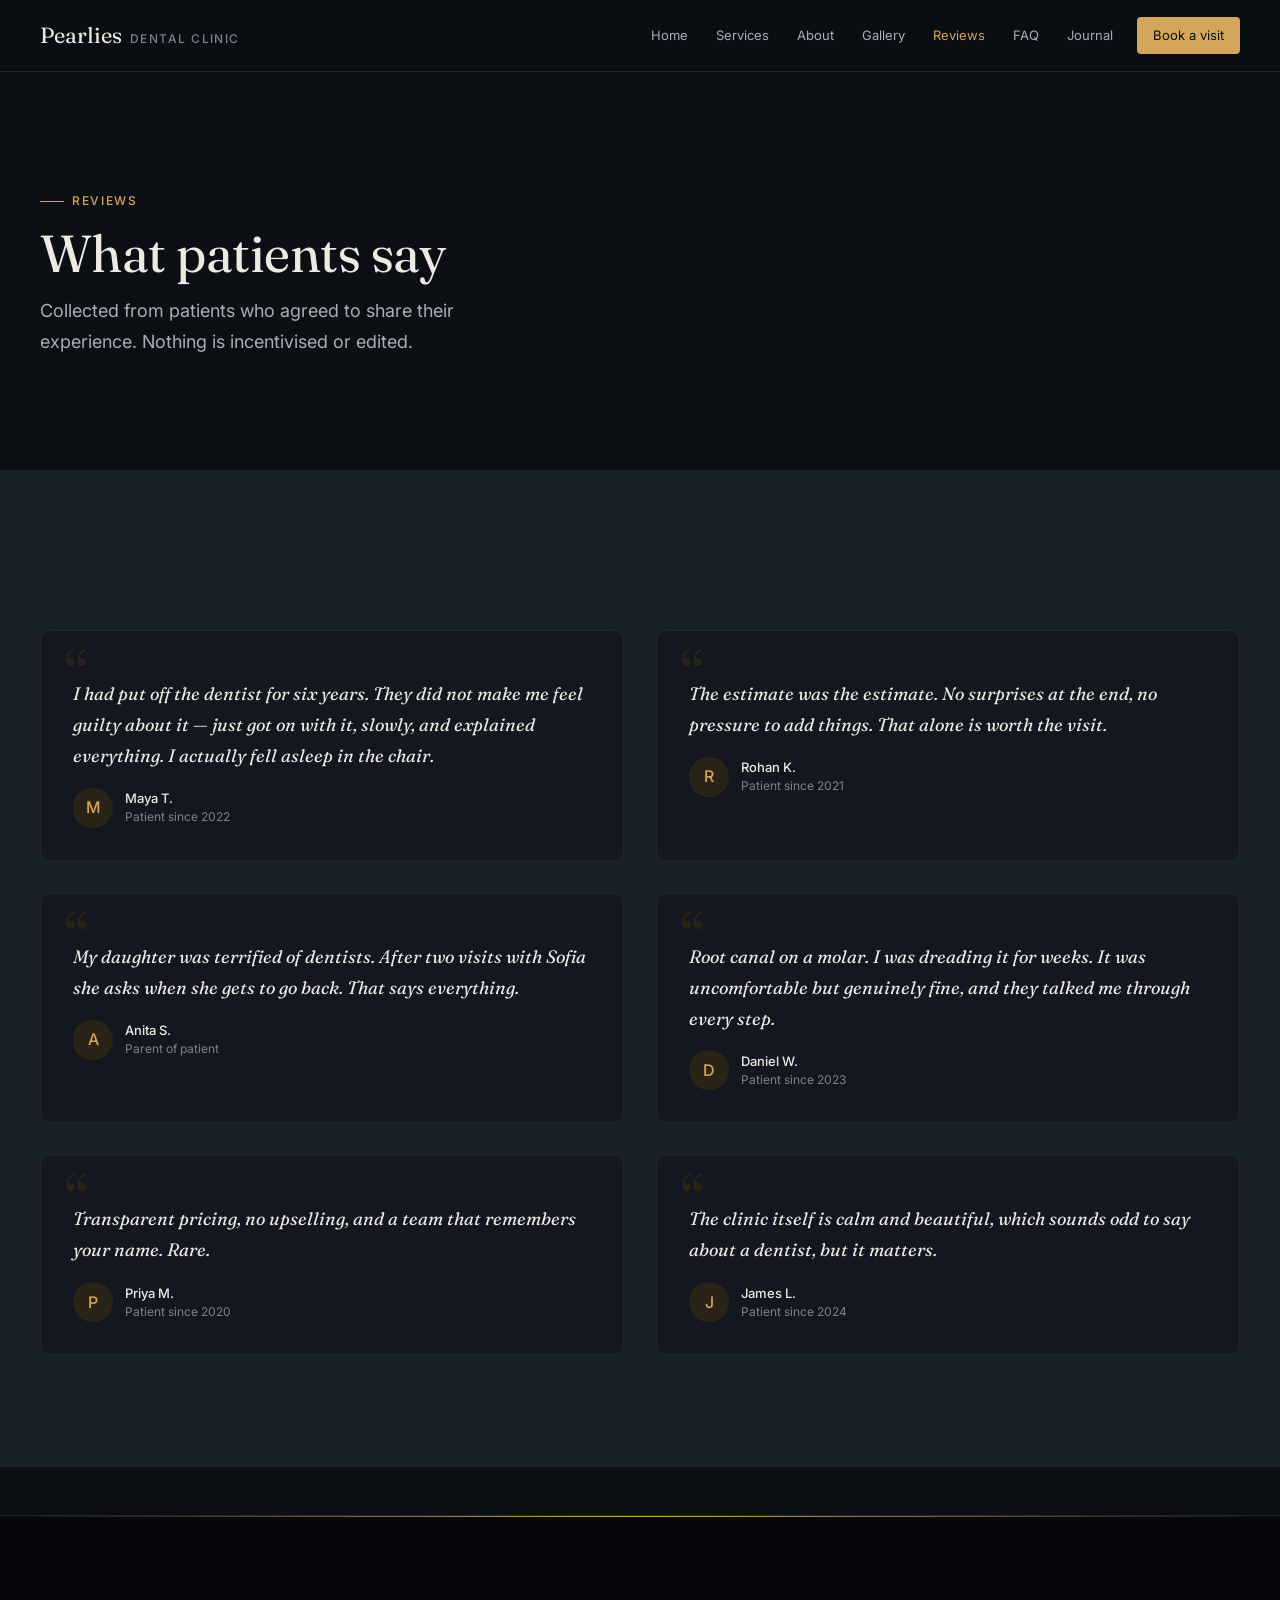
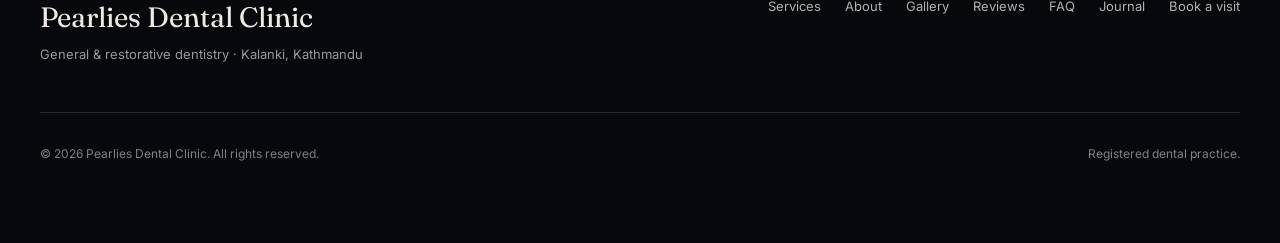
<file: testimonials.html>
<!DOCTYPE html>
<html lang="en">
<head>
  <meta charset="UTF-8" />
  <meta name="viewport" content="width=device-width, initial-scale=1.0" />
  <title>Reviews — Pearlies Dental Clinic</title>
  <meta name="description" content="Patient reviews of Pearlies Dental Clinic." />
  <meta name="theme-color" content="#0B0F14" />
  <link rel="preconnect" href="https://fonts.googleapis.com" />
  <link rel="preconnect" href="https://fonts.gstatic.com" crossorigin />
  <link href="https://fonts.googleapis.com/css2?family=Fraunces:ital,opsz,wght@0,9..144,400;0,9..144,500;1,9..144,400;1,9..144,500&family=Inter:wght@400;500;600&display=swap" rel="stylesheet" />
  <link rel="stylesheet" href="assets/styles.css" />
  <link rel="icon" href="data:image/svg+xml,<svg xmlns='http://www.w3.org/2000/svg' viewBox='0 0 32 32'><text y='.85em' font-size='26' font-family='Georgia,serif' fill='%231F6F78'>P</text></svg>" />
</head>
<body class="is-loading">
  <div class="loader" id="loader" role="status" aria-live="polite" aria-label="Loading">
    <div class="loader__mark" aria-hidden="true"></div>
    <p class="loader__name">Pearlies Dental Clinic</p>
    <p class="loader__sub">Preparing your visit</p>
    <div class="loader__bar"><span></span></div>
    <p class="loader__percent">0%</p>
  </div>
  <div class="page-transition" aria-hidden="true"></div>
  <a class="skip-link" href="#main">Skip to content</a>
  <header class="masthead" id="masthead">
    <div class="masthead__inner shell">
      <a href="index.html" class="masthead__brand">Pearlies <small>Dental Clinic</small></a>
      <nav class="masthead__links" id="menu" aria-label="Main">
        <a href="index.html">Home</a>
        <a href="services.html">Services</a>
        <a href="about.html">About</a>
        <a href="gallery.html">Gallery</a>
        <a href="testimonials.html" aria-current="page">Reviews</a>
        <a href="faq.html">FAQ</a>
        <a href="journal.html">Journal</a>
        <a href="contact.html" class="masthead__cta">Book a visit</a>
      </nav>
      <button class="masthead__toggle" id="menuToggle" aria-label="Menu" aria-expanded="false" aria-controls="menu"><span></span><span></span><span></span></button>
    </div>
  </header>

  <main id="main">
    <section class="section page-top">
      <div class="shell">
        <header class="section__head section__head--wide" data-enter>
          <span class="section__eyebrow">Reviews</span>
          <h1 class="section__title">What patients say</h1>
          <p class="section__lede">Collected from patients who agreed to share their experience. Nothing is incentivised or edited.</p>
        </header>
      </div>
    </section>

    <section class="section section--tint">
      <div class="shell">
        <div class="testimonials" data-reveal>
          <article class="testimonial"><p class="testimonial__text">I had put off the dentist for six years. They did not make me feel guilty about it — just got on with it, slowly, and explained everything. I actually fell asleep in the chair.</p><div class="testimonial__author"><div class="testimonial__avatar" aria-hidden="true">M</div><div><p class="testimonial__name">Maya T.</p><p class="testimonial__meta">Patient since 2022</p></div></div></article>
          <article class="testimonial"><p class="testimonial__text">The estimate was the estimate. No surprises at the end, no pressure to add things. That alone is worth the visit.</p><div class="testimonial__author"><div class="testimonial__avatar" aria-hidden="true">R</div><div><p class="testimonial__name">Rohan K.</p><p class="testimonial__meta">Patient since 2021</p></div></div></article>
          <article class="testimonial"><p class="testimonial__text">My daughter was terrified of dentists. After two visits with Sofia she asks when she gets to go back. That says everything.</p><div class="testimonial__author"><div class="testimonial__avatar" aria-hidden="true">A</div><div><p class="testimonial__name">Anita S.</p><p class="testimonial__meta">Parent of patient</p></div></div></article>
          <article class="testimonial"><p class="testimonial__text">Root canal on a molar. I was dreading it for weeks. It was uncomfortable but genuinely fine, and they talked me through every step.</p><div class="testimonial__author"><div class="testimonial__avatar" aria-hidden="true">D</div><div><p class="testimonial__name">Daniel W.</p><p class="testimonial__meta">Patient since 2023</p></div></div></article>
          <article class="testimonial"><p class="testimonial__text">Transparent pricing, no upselling, and a team that remembers your name. Rare.</p><div class="testimonial__author"><div class="testimonial__avatar" aria-hidden="true">P</div><div><p class="testimonial__name">Priya M.</p><p class="testimonial__meta">Patient since 2020</p></div></div></article>
          <article class="testimonial"><p class="testimonial__text">The clinic itself is calm and beautiful, which sounds odd to say about a dentist, but it matters.</p><div class="testimonial__author"><div class="testimonial__avatar" aria-hidden="true">J</div><div><p class="testimonial__name">James L.</p><p class="testimonial__meta">Patient since 2024</p></div></div></article>
        </div>
      </div>
    </section>
  </main>

  <footer class="footer">
    <div class="shell">
      <div class="footer__top">
        <div><p class="footer__name">Pearlies Dental Clinic</p><p class="footer__role">General &amp; restorative dentistry · Kalanki, Kathmandu</p></div>
        <nav class="footer__links" aria-label="Footer">
          <a href="services.html">Services</a><a href="about.html">About</a><a href="gallery.html">Gallery</a><a href="testimonials.html">Reviews</a><a href="faq.html">FAQ</a><a href="journal.html">Journal</a><a href="contact.html">Book a visit</a>
        </nav>
      </div>
      <div class="footer__bottom"><p>© <span id="year">2026</span> Pearlies Dental Clinic. All rights reserved.</p><p>Registered dental practice.</p></div>
    </div>
  </footer>
  <button class="to-top" id="toTop" aria-label="Back to top">↑</button>
  <script src="assets/main.js"></script>
</body>
</html>
</file>
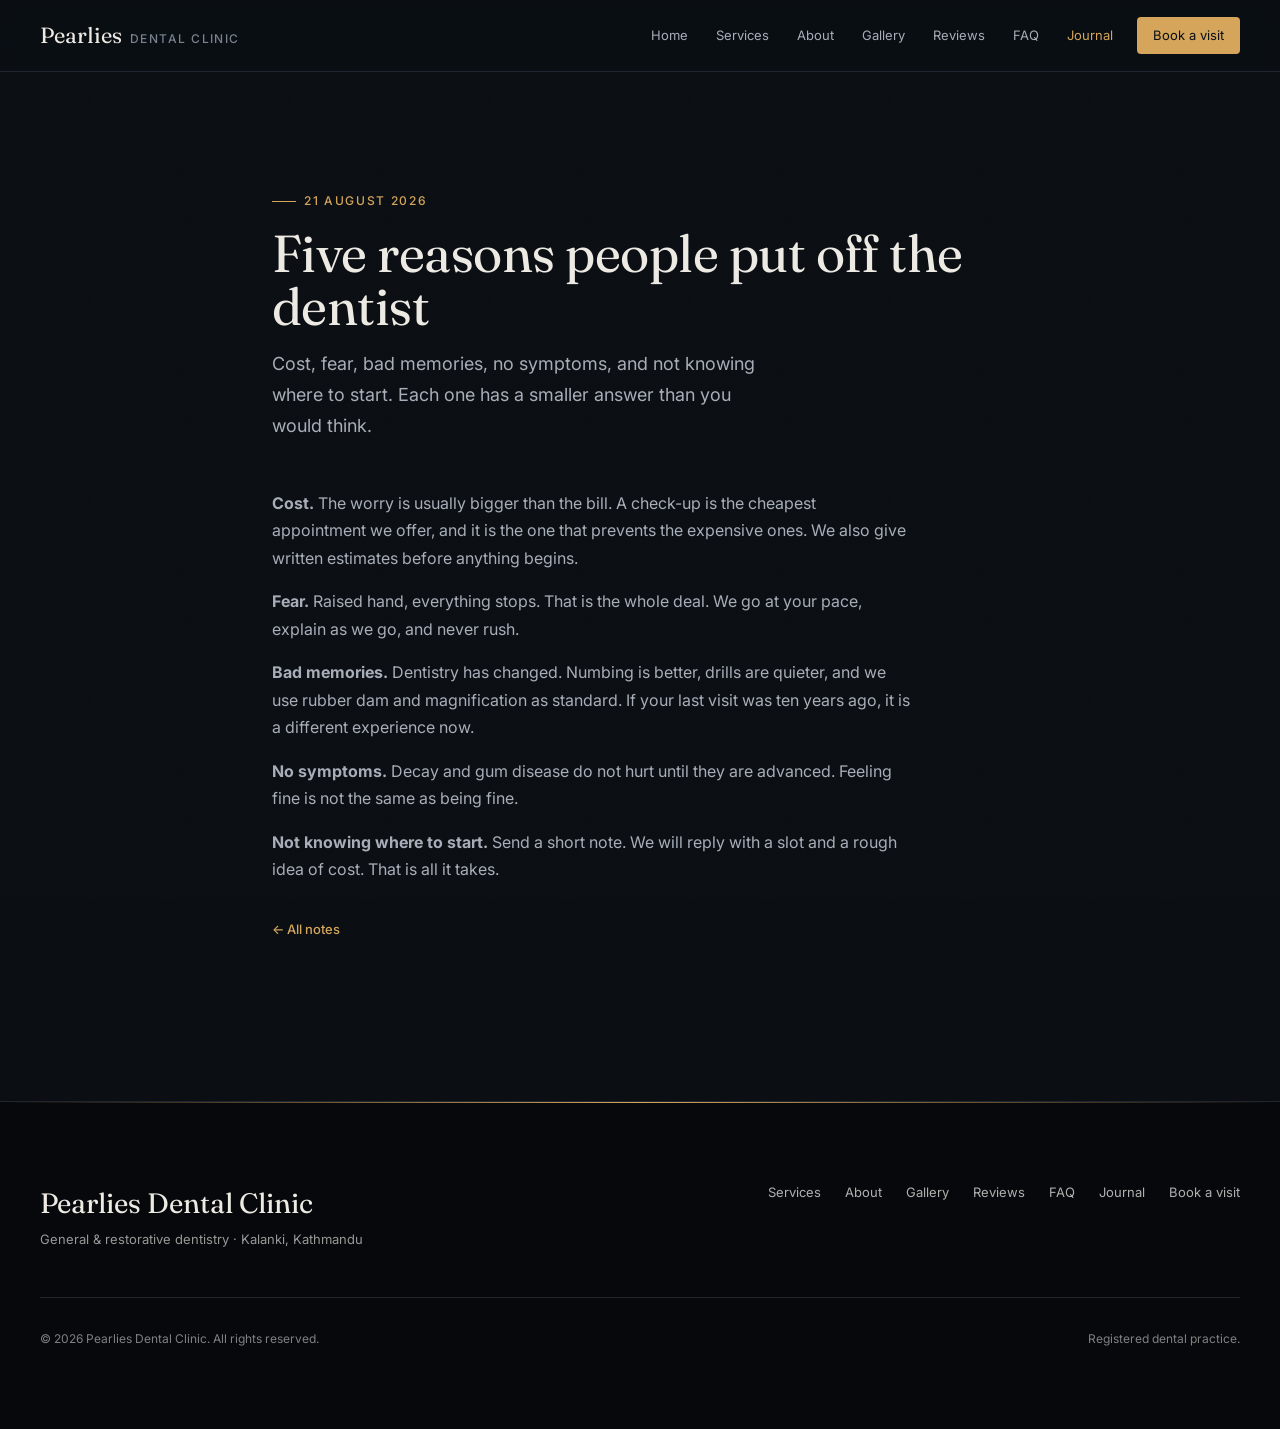
<file: journal/five-reasons-people-put-off-the-dentist.html>
<!DOCTYPE html>
<html lang="en">
<head>
  <meta charset="UTF-8" />
  <meta name="viewport" content="width=device-width, initial-scale=1.0" />
  <title>Five reasons people put off the dentist — Pearlies Dental Clinic</title>
  <meta name="description" content="Cost, fear, bad memories, no symptoms, and not knowing where to start." />
  <meta name="theme-color" content="#0B0F14" />
  <link rel="preconnect" href="https://fonts.googleapis.com" />
  <link rel="preconnect" href="https://fonts.gstatic.com" crossorigin />
  <link href="https://fonts.googleapis.com/css2?family=Fraunces:ital,opsz,wght@0,9..144,400;0,9..144,500;1,9..144,400;1,9..144,500&family=Inter:wght@400;500;600&display=swap" rel="stylesheet" />
  <link rel="stylesheet" href="../assets/styles.css" />
  <link rel="icon" href="data:image/svg+xml,<svg xmlns='http://www.w3.org/2000/svg' viewBox='0 0 32 32'><text y='.85em' font-size='26' font-family='Georgia,serif' fill='%231F6F78'>P</text></svg>" />
</head>
<body class="is-loading">
  <div class="loader" id="loader" role="status" aria-live="polite" aria-label="Loading">
    <div class="loader__mark" aria-hidden="true"></div>
    <p class="loader__name">Pearlies Dental Clinic</p>
    <p class="loader__sub">Preparing your visit</p>
    <div class="loader__bar"><span></span></div>
    <p class="loader__percent">0%</p>
  </div>
  <div class="page-transition" aria-hidden="true"></div>
  <a class="skip-link" href="#main">Skip to content</a>
  <header class="masthead" id="masthead">
    <div class="masthead__inner shell">
      <a href="../index.html" class="masthead__brand">Pearlies <small>Dental Clinic</small></a>
      <nav class="masthead__links" id="menu" aria-label="Main">
        <a href="../index.html">Home</a><a href="../services.html">Services</a><a href="../about.html">About</a><a href="../gallery.html">Gallery</a><a href="../testimonials.html">Reviews</a><a href="../faq.html">FAQ</a><a href="../journal.html" aria-current="page">Journal</a><a href="../contact.html" class="masthead__cta">Book a visit</a>
      </nav>
      <button class="masthead__toggle" id="menuToggle" aria-label="Menu" aria-expanded="false" aria-controls="menu"><span></span><span></span><span></span></button>
    </div>
  </header>
  <main id="main">
    <article class="section page-top">
      <div class="shell" style="max-width: 46rem;">
        <p class="section__eyebrow"><time datetime="2026-08-21">21 August 2026</time></p>
        <h1 class="section__title">Five reasons people put off the dentist</h1>
        <p class="section__lede">Cost, fear, bad memories, no symptoms, and not knowing where to start. Each one has a smaller answer than you would think.</p>
        <div style="margin-top: var(--space-8); color: var(--ink-secondary); line-height: var(--leading-prose);">
          <p><strong>Cost.</strong> The worry is usually bigger than the bill. A check-up is the cheapest appointment we offer, and it is the one that prevents the expensive ones. We also give written estimates before anything begins.</p>
          <p style="margin-top: var(--space-4)"><strong>Fear.</strong> Raised hand, everything stops. That is the whole deal. We go at your pace, explain as we go, and never rush.</p>
          <p style="margin-top: var(--space-4)"><strong>Bad memories.</strong> Dentistry has changed. Numbing is better, drills are quieter, and we use rubber dam and magnification as standard. If your last visit was ten years ago, it is a different experience now.</p>
          <p style="margin-top: var(--space-4)"><strong>No symptoms.</strong> Decay and gum disease do not hurt until they are advanced. Feeling fine is not the same as being fine.</p>
          <p style="margin-top: var(--space-4)"><strong>Not knowing where to start.</strong> Send a short note. We will reply with a slot and a rough idea of cost. That is all it takes.</p>
        </div>
        <p class="after-list"><a href="../journal.html" class="entry__more">← All notes</a></p>
      </div>
    </article>
  </main>
  <footer class="footer">
    <div class="shell">
      <div class="footer__top">
        <div><p class="footer__name">Pearlies Dental Clinic</p><p class="footer__role">General &amp; restorative dentistry · Kalanki, Kathmandu</p></div>
        <nav class="footer__links" aria-label="Footer">
          <a href="../services.html">Services</a><a href="../about.html">About</a><a href="../gallery.html">Gallery</a><a href="../testimonials.html">Reviews</a><a href="../faq.html">FAQ</a><a href="../journal.html">Journal</a><a href="../contact.html">Book a visit</a>
        </nav>
      </div>
      <div class="footer__bottom"><p>© <span id="year">2026</span> Pearlies Dental Clinic. All rights reserved.</p><p>Registered dental practice.</p></div>
    </div>
  </footer>
  <button class="to-top" id="toTop" aria-label="Back to top">↑</button>
  <script src="../assets/main.js"></script>
</body>
</html>
</file>
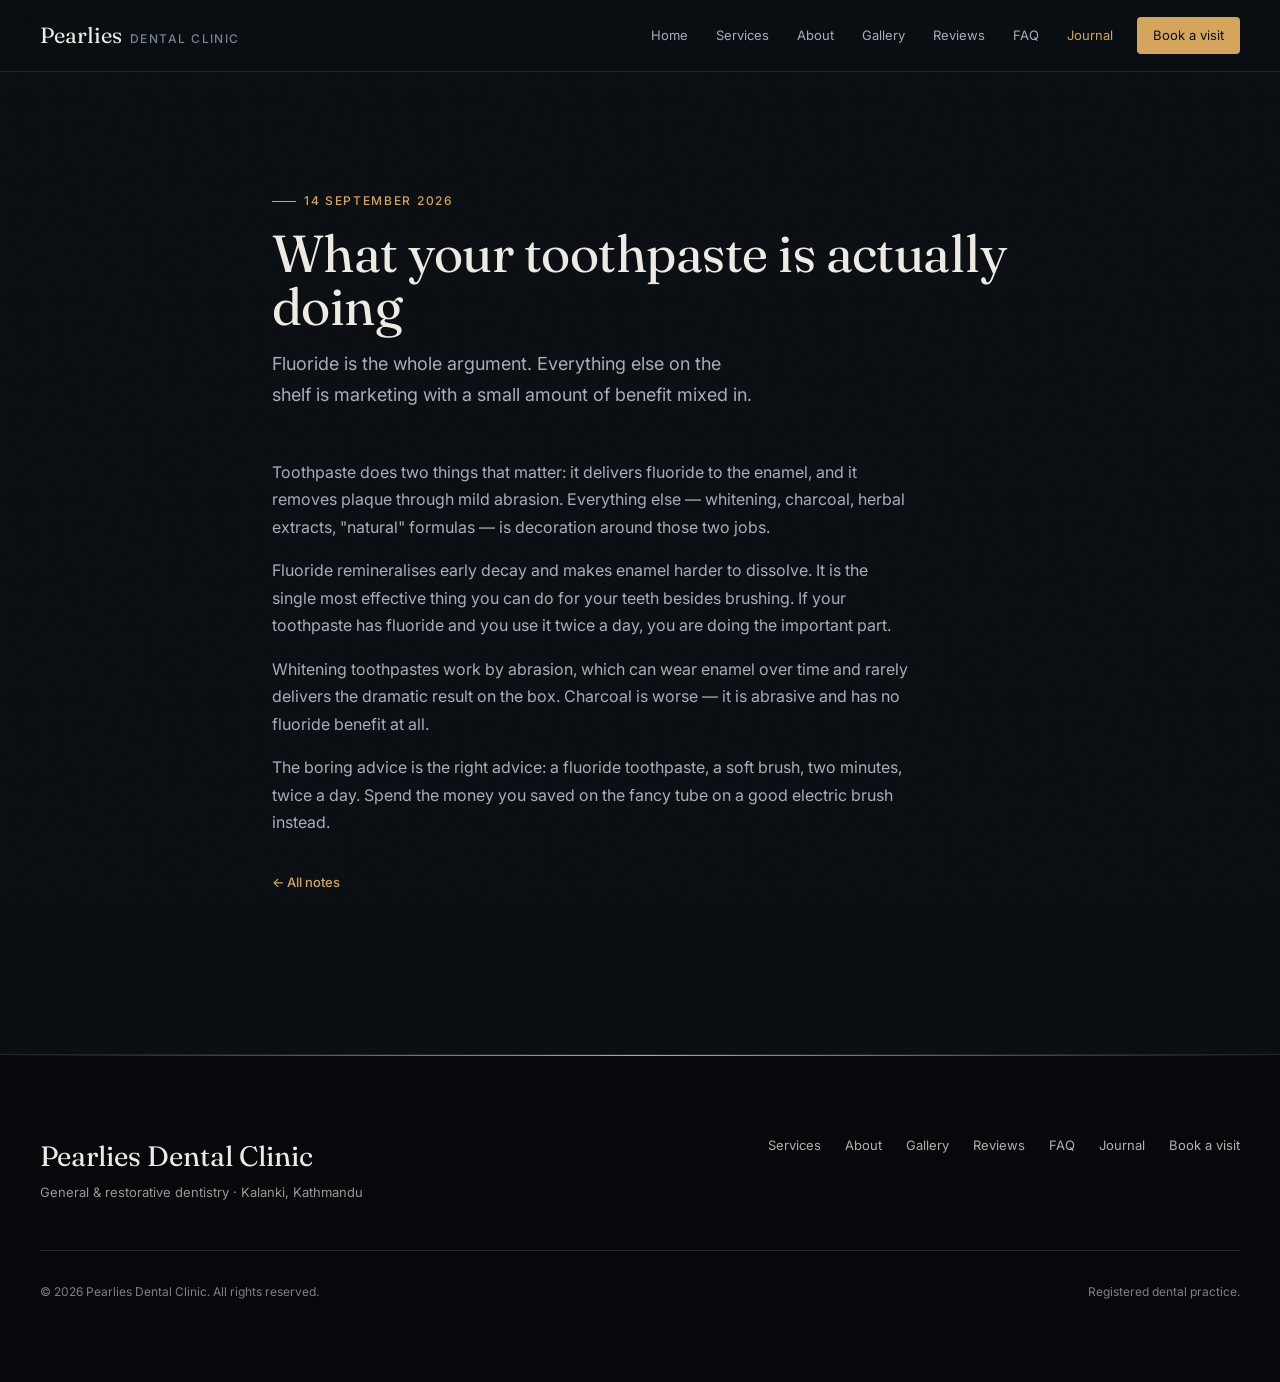
<file: journal/what-toothpaste-actually-does.html>
<!DOCTYPE html>
<html lang="en">
<head>
  <meta charset="UTF-8" />
  <meta name="viewport" content="width=device-width, initial-scale=1.0" />
  <title>What your toothpaste is actually doing — Pearlies Dental Clinic</title>
  <meta name="description" content="Fluoride is the whole argument." />
  <meta name="theme-color" content="#0B0F14" />
  <link rel="preconnect" href="https://fonts.googleapis.com" />
  <link rel="preconnect" href="https://fonts.gstatic.com" crossorigin />
  <link href="https://fonts.googleapis.com/css2?family=Fraunces:ital,opsz,wght@0,9..144,400;0,9..144,500;1,9..144,400;1,9..144,500&family=Inter:wght@400;500;600&display=swap" rel="stylesheet" />
  <link rel="stylesheet" href="../assets/styles.css" />
  <link rel="icon" href="data:image/svg+xml,<svg xmlns='http://www.w3.org/2000/svg' viewBox='0 0 32 32'><text y='.85em' font-size='26' font-family='Georgia,serif' fill='%231F6F78'>P</text></svg>" />
</head>
<body class="is-loading">
  <div class="loader" id="loader" role="status" aria-live="polite" aria-label="Loading">
    <div class="loader__mark" aria-hidden="true"></div>
    <p class="loader__name">Pearlies Dental Clinic</p>
    <p class="loader__sub">Preparing your visit</p>
    <div class="loader__bar"><span></span></div>
    <p class="loader__percent">0%</p>
  </div>
  <div class="page-transition" aria-hidden="true"></div>
  <a class="skip-link" href="#main">Skip to content</a>
  <header class="masthead" id="masthead">
    <div class="masthead__inner shell">
      <a href="../index.html" class="masthead__brand">Pearlies <small>Dental Clinic</small></a>
      <nav class="masthead__links" id="menu" aria-label="Main">
        <a href="../index.html">Home</a><a href="../services.html">Services</a><a href="../about.html">About</a><a href="../gallery.html">Gallery</a><a href="../testimonials.html">Reviews</a><a href="../faq.html">FAQ</a><a href="../journal.html" aria-current="page">Journal</a><a href="../contact.html" class="masthead__cta">Book a visit</a>
      </nav>
      <button class="masthead__toggle" id="menuToggle" aria-label="Menu" aria-expanded="false" aria-controls="menu"><span></span><span></span><span></span></button>
    </div>
  </header>
  <main id="main">
    <article class="section page-top">
      <div class="shell" style="max-width: 46rem;">
        <p class="section__eyebrow"><time datetime="2026-09-14">14 September 2026</time></p>
        <h1 class="section__title">What your toothpaste is actually doing</h1>
        <p class="section__lede">Fluoride is the whole argument. Everything else on the shelf is marketing with a small amount of benefit mixed in.</p>
        <div style="margin-top: var(--space-8); color: var(--ink-secondary); line-height: var(--leading-prose);">
          <p>Toothpaste does two things that matter: it delivers fluoride to the enamel, and it removes plaque through mild abrasion. Everything else — whitening, charcoal, herbal extracts, "natural" formulas — is decoration around those two jobs.</p>
          <p style="margin-top: var(--space-4)">Fluoride remineralises early decay and makes enamel harder to dissolve. It is the single most effective thing you can do for your teeth besides brushing. If your toothpaste has fluoride and you use it twice a day, you are doing the important part.</p>
          <p style="margin-top: var(--space-4)">Whitening toothpastes work by abrasion, which can wear enamel over time and rarely delivers the dramatic result on the box. Charcoal is worse — it is abrasive and has no fluoride benefit at all.</p>
          <p style="margin-top: var(--space-4)">The boring advice is the right advice: a fluoride toothpaste, a soft brush, two minutes, twice a day. Spend the money you saved on the fancy tube on a good electric brush instead.</p>
        </div>
        <p class="after-list"><a href="../journal.html" class="entry__more">← All notes</a></p>
      </div>
    </article>
  </main>
  <footer class="footer">
    <div class="shell">
      <div class="footer__top">
        <div><p class="footer__name">Pearlies Dental Clinic</p><p class="footer__role">General &amp; restorative dentistry · Kalanki, Kathmandu</p></div>
        <nav class="footer__links" aria-label="Footer">
          <a href="../services.html">Services</a><a href="../about.html">About</a><a href="../gallery.html">Gallery</a><a href="../testimonials.html">Reviews</a><a href="../faq.html">FAQ</a><a href="../journal.html">Journal</a><a href="../contact.html">Book a visit</a>
        </nav>
      </div>
      <div class="footer__bottom"><p>© <span id="year">2026</span> Pearlies Dental Clinic. All rights reserved.</p><p>Registered dental practice.</p></div>
    </div>
  </footer>
  <button class="to-top" id="toTop" aria-label="Back to top">↑</button>
  <script src="../assets/main.js"></script>
</body>
</html>
</file>
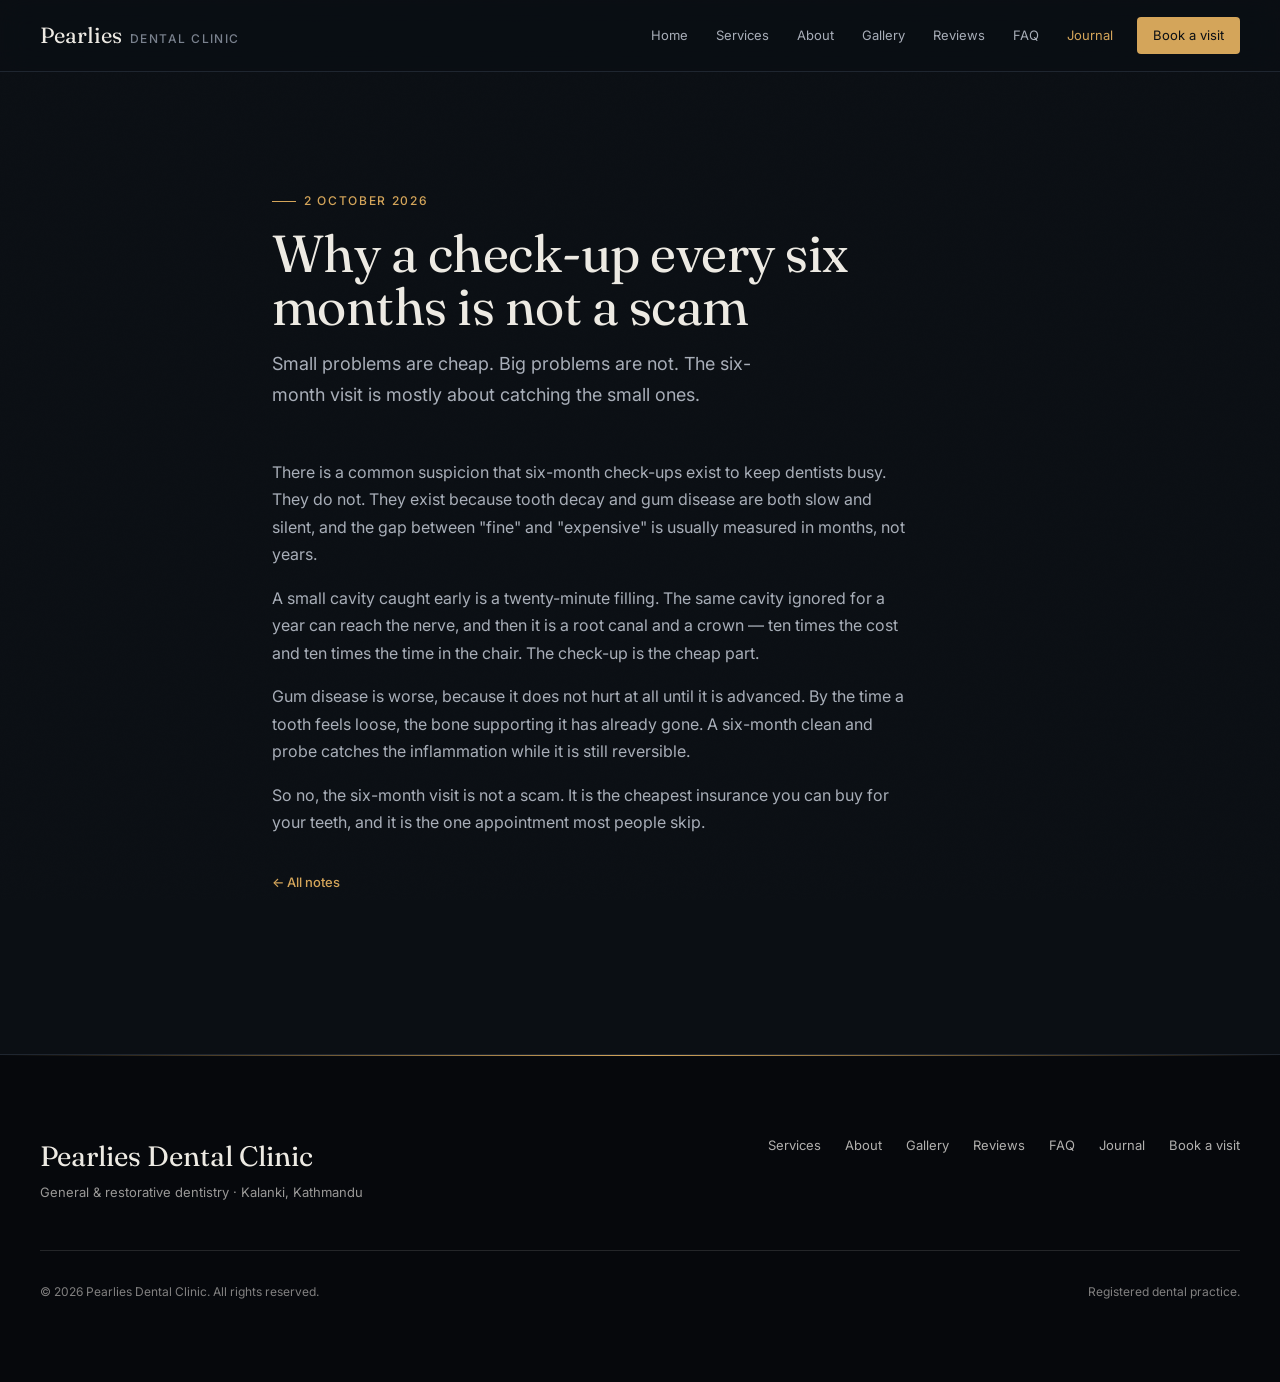
<file: journal/why-regular-checkups-matter.html>
<!DOCTYPE html>
<html lang="en">
<head>
  <meta charset="UTF-8" />
  <meta name="viewport" content="width=device-width, initial-scale=1.0" />
  <title>Why a check-up every six months is not a scam — Pearlies Dental Clinic</title>
  <meta name="description" content="Small problems are cheap. Big problems are not." />
  <meta name="theme-color" content="#0B0F14" />
  <link rel="preconnect" href="https://fonts.googleapis.com" />
  <link rel="preconnect" href="https://fonts.gstatic.com" crossorigin />
  <link href="https://fonts.googleapis.com/css2?family=Fraunces:ital,opsz,wght@0,9..144,400;0,9..144,500;1,9..144,400;1,9..144,500&family=Inter:wght@400;500;600&display=swap" rel="stylesheet" />
  <link rel="stylesheet" href="../assets/styles.css" />
  <link rel="icon" href="data:image/svg+xml,<svg xmlns='http://www.w3.org/2000/svg' viewBox='0 0 32 32'><text y='.85em' font-size='26' font-family='Georgia,serif' fill='%231F6F78'>P</text></svg>" />
</head>
<body class="is-loading">
  <div class="loader" id="loader" role="status" aria-live="polite" aria-label="Loading">
    <div class="loader__mark" aria-hidden="true"></div>
    <p class="loader__name">Pearlies Dental Clinic</p>
    <p class="loader__sub">Preparing your visit</p>
    <div class="loader__bar"><span></span></div>
    <p class="loader__percent">0%</p>
  </div>
  <div class="page-transition" aria-hidden="true"></div>
  <a class="skip-link" href="#main">Skip to content</a>
  <header class="masthead" id="masthead">
    <div class="masthead__inner shell">
      <a href="../index.html" class="masthead__brand">Pearlies <small>Dental Clinic</small></a>
      <nav class="masthead__links" id="menu" aria-label="Main">
        <a href="../index.html">Home</a>
        <a href="../services.html">Services</a>
        <a href="../about.html">About</a>
        <a href="../gallery.html">Gallery</a>
        <a href="../testimonials.html">Reviews</a>
        <a href="../faq.html">FAQ</a>
        <a href="../journal.html" aria-current="page">Journal</a>
        <a href="../contact.html" class="masthead__cta">Book a visit</a>
      </nav>
      <button class="masthead__toggle" id="menuToggle" aria-label="Menu" aria-expanded="false" aria-controls="menu"><span></span><span></span><span></span></button>
    </div>
  </header>

  <main id="main">
    <article class="section page-top">
      <div class="shell" style="max-width: 46rem;">
        <p class="section__eyebrow"><time datetime="2026-10-02">2 October 2026</time></p>
        <h1 class="section__title">Why a check-up every six months is not a scam</h1>
        <p class="section__lede">Small problems are cheap. Big problems are not. The six-month visit is mostly about catching the small ones.</p>
        <div style="margin-top: var(--space-8); color: var(--ink-secondary); line-height: var(--leading-prose);">
          <p>There is a common suspicion that six-month check-ups exist to keep dentists busy. They do not. They exist because tooth decay and gum disease are both slow and silent, and the gap between "fine" and "expensive" is usually measured in months, not years.</p>
          <p style="margin-top: var(--space-4)">A small cavity caught early is a twenty-minute filling. The same cavity ignored for a year can reach the nerve, and then it is a root canal and a crown — ten times the cost and ten times the time in the chair. The check-up is the cheap part.</p>
          <p style="margin-top: var(--space-4)">Gum disease is worse, because it does not hurt at all until it is advanced. By the time a tooth feels loose, the bone supporting it has already gone. A six-month clean and probe catches the inflammation while it is still reversible.</p>
          <p style="margin-top: var(--space-4)">So no, the six-month visit is not a scam. It is the cheapest insurance you can buy for your teeth, and it is the one appointment most people skip.</p>
        </div>
        <p class="after-list"><a href="../journal.html" class="entry__more">← All notes</a></p>
      </div>
    </article>
  </main>

  <footer class="footer">
    <div class="shell">
      <div class="footer__top">
        <div><p class="footer__name">Pearlies Dental Clinic</p><p class="footer__role">General &amp; restorative dentistry · Kalanki, Kathmandu</p></div>
        <nav class="footer__links" aria-label="Footer">
          <a href="../services.html">Services</a><a href="../about.html">About</a><a href="../gallery.html">Gallery</a><a href="../testimonials.html">Reviews</a><a href="../faq.html">FAQ</a><a href="../journal.html">Journal</a><a href="../contact.html">Book a visit</a>
        </nav>
      </div>
      <div class="footer__bottom"><p>© <span id="year">2026</span> Pearlies Dental Clinic. All rights reserved.</p><p>Registered dental practice.</p></div>
    </div>
  </footer>
  <button class="to-top" id="toTop" aria-label="Back to top">↑</button>
  <script src="../assets/main.js"></script>
</body>
</html>
</file>
<file: assets/styles.css>
/* =========================================================
   Pearlies Dental Clinic — design system
   Warm porcelain ground, deep teal accent, soft gold.
   Calm, premium, clinical. Motion is sparse and purposeful.
   ========================================================= */

:root {
  /* ---- Color (dark & premium) ---- */
  --surface-sunken:  #0B0F14;   /* page ground — deep navy-black */
  --surface-raised:  #131820;   /* panels */
  --surface-tint:    #1A2029;   /* quiet fills */
  --surface-inverse: #06080C;   /* deeper band (footer/contrast) */

  --line-subtle:     #1F2630;
  --line-strong:     #2E3642;

  --ink-primary:     #EDEAE3;   /* warm off-white */
  --ink-secondary:   #A8AEB8;
  --ink-tertiary:    #7A828E;
  --ink-inverse:     #EDEAE3;

  --accent:          #D4A55A;   /* warm gold — premium */
  --accent-hover:    #E2B56A;
  --accent-quiet:    #2A2418;   /* dark gold tint */
  --accent-ink:      #0B0F14;    /* dark text on gold */
  --accent-shadow:   rgba(212, 165, 90, 0.30);

  --gold:            #F0C97A;   /* lighter gold — highlights */
  --gold-quiet:      #2A2418;

  /* ---- Type ---- */
  --font-display: "Fraunces", "Iowan Old Style", Georgia, serif;
  --font-text:    "Inter", system-ui, -apple-system, "Segoe UI", sans-serif;

  --text-xs:   0.75rem;
  --text-sm:   0.8125rem;
  --text-base: 1rem;
  --text-lg:   1.125rem;
  --text-xl:   1.375rem;
  --text-2xl:  1.75rem;
  --text-3xl:  2.25rem;
  --text-4xl:  3rem;
  --text-5xl:  4.25rem;
  --text-6xl:  5.5rem;

  --leading-tight:  1.02;
  --leading-snug:   1.18;
  --leading-normal: 1.55;
  --leading-prose:  1.72;

  /* ---- Space ---- */
  --space-1:  0.25rem;
  --space-2:  0.5rem;
  --space-3:  0.75rem;
  --space-4:  1rem;
  --space-5:  1.5rem;
  --space-6:  2rem;
  --space-8:  3rem;
  --space-10: 4rem;
  --space-12: 5rem;
  --space-16: 7rem;
  --space-20: 9rem;

  /* ---- Shape ---- */
  --radius-xs:   2px;
  --radius-sm:   4px;
  --radius-md:   10px;
  --radius-lg:   16px;
  --radius-pill: 999px;

  /* ---- Elevation (dark) ---- */
  --lift-0: 0 1px 2px rgba(0, 0, 0, 0.4);
  --lift-1: 0 2px 10px -2px rgba(0, 0, 0, 0.5), 0 1px 2px rgba(0, 0, 0, 0.4);
  --lift-2: 0 16px 36px -14px rgba(0, 0, 0, 0.6), 0 2px 6px -2px rgba(0, 0, 0, 0.4);
  --lift-3: 0 32px 64px -22px var(--accent-shadow), 0 4px 12px -4px rgba(0, 0, 0, 0.5);

  /* ---- Motion ---- */
  --dur-quick:  160ms;
  --dur-base:   280ms;
  --dur-slow:   520ms;
  --dur-calm:   900ms;

  --ease-out:    cubic-bezier(0.16, 1, 0.3, 1);
  --ease-in-out: cubic-bezier(0.65, 0, 0.35, 1);
  --ease-spring: cubic-bezier(0.34, 1.56, 0.64, 1);

  /* ---- 3D depth ---- */
  --perspective: 1200px;
  --z-shallow:   6px;
  --z-mid:       14px;
  --z-deep:      24px;
  --z-far:       36px;

  /* ---- Layout ---- */
  --container: 1200px;
  --prose: 64ch;
  --nav-h: 72px;
}

/* ---------- Reset ---------- */
*, *::before, *::after { box-sizing: border-box; }
* { margin: 0; }
html { scroll-behavior: smooth; scroll-padding-top: var(--nav-h); -webkit-text-size-adjust: 100%; overflow-x: hidden; }
body {
  font-family: var(--font-text);
  font-size: var(--text-base);
  line-height: var(--leading-normal);
  background: var(--surface-sunken);
  color: var(--ink-primary);
  -webkit-font-smoothing: antialiased;
  text-rendering: optimizeLegibility;
  overflow-x: hidden;
}
body::before {
  content: ""; position: fixed; inset: 0; z-index: 0; pointer-events: none;
  opacity: 0.035;
  background-image: url("data:image/svg+xml;utf8,<svg xmlns='http://www.w3.org/2000/svg' width='200' height='200'><filter id='n'><feTurbulence type='fractalNoise' baseFrequency='0.9' numOctaves='2' stitchTiles='stitch'/></filter><rect width='100%' height='100%' filter='url(%23n)' opacity='0.6'/></svg>");
  mix-blend-mode: overlay;
}
body > * { position: relative; z-index: 1; }
img, svg, video { display: block; max-width: 100%; height: auto; }
a { color: inherit; text-decoration: none; }
button { font: inherit; color: inherit; cursor: pointer; border: 0; background: none; }
ul, ol { list-style: none; padding: 0; }
h1, h2, h3, h4 { font-family: var(--font-display); font-weight: 400; line-height: var(--leading-tight); letter-spacing: -0.01em; }
p { max-width: var(--prose); }
::selection { background: var(--accent-quiet); color: var(--accent); }
:focus-visible { outline: 2px solid var(--accent); outline-offset: 2px; border-radius: var(--radius-xs); }

/* ---------- Layout primitives ---------- */
.shell { width: min(var(--container), 100% - 2.5rem); margin-inline: auto; }
.section { padding-block: var(--space-16); position: relative; }
.section--tint { background: var(--surface-tint); }
.section--inverse { background: var(--surface-inverse); color: var(--ink-inverse); }
.section--raised { background: var(--surface-raised); }

.section__head { max-width: 46rem; }
.section__head--wide { max-width: 56rem; }
.section__head--narrow { max-width: 36rem; }
.section__eyebrow {
  display: inline-flex; align-items: center; gap: var(--space-2);
  font-size: var(--text-xs); font-weight: 500; letter-spacing: 0.14em; text-transform: uppercase;
  color: var(--accent); margin-bottom: var(--space-4);
}
.section__eyebrow::before { content: ""; width: 24px; height: 1px; background: var(--accent); }
.eyebrow--inverse { color: var(--gold); }
.eyebrow--inverse::before { background: var(--gold); }
.section__title { font-size: clamp(2rem, 4vw + 0.5rem, 3.25rem); margin-bottom: var(--space-4); }
.section__lede { color: var(--ink-secondary); font-size: var(--text-lg); line-height: var(--leading-prose); max-width: 44ch; }
.after-list { margin-top: var(--space-6); }
.after-head { margin-top: var(--space-6); }

/* ---------- Skip link ---------- */
.skip-link {
  position: absolute; left: -9999px; top: var(--space-2); z-index: 1000;
  background: var(--accent); color: var(--accent-ink); padding: var(--space-2) var(--space-4); border-radius: var(--radius-sm);
}
.skip-link:focus { left: var(--space-2); }

/* ---------- Masthead ---------- */
.masthead {
  position: sticky; top: 0; z-index: 100;
  height: var(--nav-h);
  background: color-mix(in srgb, var(--surface-sunken) 72%, transparent);
  backdrop-filter: blur(14px) saturate(1.2);
  -webkit-backdrop-filter: blur(14px) saturate(1.2);
  border-bottom: 1px solid var(--line-subtle);
  transition: border-color var(--dur-base) var(--ease-out), background var(--dur-base) var(--ease-out);
}
.masthead.is-stuck { border-bottom-color: var(--accent); background: color-mix(in srgb, var(--surface-sunken) 92%, transparent); }
.masthead__inner { height: 100%; display: flex; align-items: center; justify-content: space-between; gap: var(--space-6); }
.masthead__brand { font-family: var(--font-display); font-size: var(--text-xl); display: flex; align-items: baseline; gap: var(--space-2); }
.masthead__brand small { font-family: var(--font-text); font-size: var(--text-xs); letter-spacing: 0.12em; text-transform: uppercase; color: var(--ink-tertiary); font-weight: 500; }
.masthead__links { display: flex; align-items: center; gap: var(--space-1); }
.masthead__links a { padding: var(--space-2) var(--space-3); font-size: var(--text-sm); color: var(--ink-secondary); border-radius: var(--radius-sm); transition: color var(--dur-quick) var(--ease-out), background var(--dur-quick) var(--ease-out); position: relative; }
.masthead__links a:hover { color: var(--ink-primary); background: var(--surface-tint); }
.masthead__links a[aria-current="page"] { color: var(--accent); }
.masthead__links a.masthead__cta { background: var(--accent); color: var(--accent-ink); padding-inline: var(--space-4); margin-left: var(--space-2); }
.masthead__links a.masthead__cta:hover { background: var(--accent-hover); }
.masthead__toggle { display: none; width: 40px; height: 40px; flex-direction: column; justify-content: center; gap: 5px; align-items: center; }
.masthead__toggle span { width: 20px; height: 1.5px; background: var(--ink-primary); transition: transform var(--dur-base) var(--ease-out), opacity var(--dur-base) var(--ease-out); }
.masthead.is-open .masthead__toggle span:nth-child(1) { transform: translateY(6.5px) rotate(45deg); }
.masthead.is-open .masthead__toggle span:nth-child(2) { opacity: 0; }
.masthead.is-open .masthead__toggle span:nth-child(3) { transform: translateY(-6.5px) rotate(-45deg); }

/* ---------- Hero ---------- */
.hero {
  position: relative; overflow: hidden;
  min-height: calc(100vh - var(--nav-h));
  display: flex; align-items: center;
  padding-block: var(--space-12) var(--space-10);
  perspective: var(--perspective);
}
.hero__light, .hero__orb { position: absolute; pointer-events: none; }
.hero__light {
  inset: -20% -10% auto -10%; height: 70%;
  background: radial-gradient(60% 50% at 50% 40%, var(--accent-quiet) 0%, transparent 70%);
  opacity: 0.9; filter: blur(30px);
}
.hero__orb {
  right: -8%; top: 12%; width: 46vw; height: 46vw; max-width: 640px; max-height: 640px;
  border-radius: 50%;
  background: radial-gradient(circle at 35% 35%, var(--accent-shadow) 0%, transparent 62%);
  opacity: 0.7; filter: blur(20px);
}
.hero__layer { transform-style: preserve-3d; will-change: transform; }
.hero__role { font-size: var(--text-sm); letter-spacing: 0.14em; text-transform: uppercase; color: var(--ink-tertiary); display: flex; align-items: center; gap: var(--space-2); margin-bottom: var(--space-6); }
.hero__role b { color: var(--accent); font-weight: 500; }
.hero__name { font-size: clamp(2.75rem, 7vw + 0.5rem, 6.5rem); line-height: var(--leading-tight); margin-bottom: var(--space-6); max-width: 14ch; }
.hero__name em { font-style: italic; color: var(--accent); display: block; }
.hero__lede { font-size: var(--text-lg); color: var(--ink-secondary); line-height: var(--leading-prose); max-width: 46ch; margin-bottom: var(--space-8); }
.hero__actions { display: flex; gap: var(--space-3); flex-wrap: wrap; margin-bottom: var(--space-10); }
.hero__assurance { display: flex; gap: var(--space-10); flex-wrap: wrap; margin-top: var(--space-4); padding-top: var(--space-6); border-top: 1px solid var(--line-subtle); }
.assurance__value { font-family: var(--font-display); font-size: var(--text-3xl); color: var(--ink-primary); line-height: 1; }
.assurance__label { font-size: var(--text-xs); letter-spacing: 0.12em; text-transform: uppercase; color: var(--ink-tertiary); margin-top: var(--space-2); }

/* ---------- Buttons ---------- */
.btn {
  display: inline-flex; align-items: center; justify-content: center; gap: var(--space-2);
  padding: 0.875rem 1.625rem; font-size: var(--text-sm); font-weight: 500;
  border-radius: var(--radius-pill); transition: transform var(--dur-quick) var(--ease-out), background var(--dur-quick) var(--ease-out), box-shadow var(--dur-quick) var(--ease-out);
  position: relative; overflow: hidden; isolation: isolate;
}
.btn--solid { background: var(--accent); color: var(--accent-ink); box-shadow: var(--lift-1); }
.btn--solid:hover { background: var(--accent-hover); transform: translateY(-1px); box-shadow: var(--lift-2); }
.btn--line { background: transparent; color: var(--ink-primary); border: 1px solid var(--line-strong); }
.btn--line:hover { border-color: var(--accent); color: var(--accent); transform: translateY(-1px); }
.btn--gold { background: var(--gold); color: #fff; }
.btn--gold:hover { background: #a67a35; transform: translateY(-1px); }
.btn:focus-visible { outline: 2px solid var(--accent); outline-offset: 3px; }
.btn .ripple { position: absolute; border-radius: 50%; background: rgba(255,255,255,0.4); transform: scale(0); animation: ripple 600ms var(--ease-out); pointer-events: none; }
@keyframes ripple { to { transform: scale(4); opacity: 0; } }

/* ---------- Services ---------- */
.services { display: grid; grid-template-columns: repeat(3, 1fr); gap: var(--space-4); margin-top: var(--space-8); }
.service {
  background: var(--surface-raised); border: 1px solid var(--line-subtle);
  padding: var(--space-6); border-radius: var(--radius-md);
  transition: transform var(--dur-base) var(--ease-out), box-shadow var(--dur-base) var(--ease-out), border-color var(--dur-base) var(--ease-out);
  transform-style: preserve-3d; will-change: transform;
  position: relative; overflow: hidden;
}
.service::before {
  content: ""; position: absolute; inset: 0; opacity: 0;
  background: radial-gradient(60% 40% at 50% 0%, var(--accent-quiet), transparent 70%);
  transition: opacity var(--dur-base) var(--ease-out); pointer-events: none;
}
.service:hover { border-color: var(--accent); box-shadow: var(--lift-2), 0 0 0 1px var(--accent-quiet); transform: translateY(-4px); }
.service:hover::before { opacity: 1; }
.service__num { font-family: var(--font-display); font-style: italic; font-size: var(--text-sm); color: var(--gold); margin-bottom: var(--space-4); }
.service__name { font-size: var(--text-xl); margin-bottom: var(--space-2); }
.service__desc { color: var(--ink-secondary); font-size: var(--text-sm); line-height: var(--leading-prose); }

/* ---------- Principles ---------- */
.principles { display: grid; grid-template-columns: repeat(3, 1fr); gap: var(--space-6); margin-top: var(--space-8); }
.principle { padding: var(--space-6); }
.principle__mark { width: 36px; height: 36px; border-radius: 50%; background: var(--accent-quiet); margin-bottom: var(--space-4); position: relative; }
.principle__mark::after { content: ""; position: absolute; inset: 10px; border-radius: 50%; background: var(--accent); }
.principle h3 { font-size: var(--text-xl); margin-bottom: var(--space-2); }
.principle p { color: var(--ink-secondary); font-size: var(--text-sm); line-height: var(--leading-prose); }

/* ---------- Team ---------- */
.team { display: grid; grid-template-columns: repeat(3, 1fr); gap: var(--space-6); margin-top: var(--space-8); }
.team-card { background: var(--surface-raised); border: 1px solid var(--line-subtle); border-radius: var(--radius-md); overflow: hidden; transition: transform var(--dur-base) var(--ease-out), box-shadow var(--dur-base) var(--ease-out); }
.team-card:hover { transform: translateY(-4px); box-shadow: var(--lift-2); }
.team-card__photo { aspect-ratio: 4/5; background: linear-gradient(135deg, var(--accent-quiet), var(--gold-quiet)); display: grid; place-items: center; color: var(--accent); font-family: var(--font-display); font-size: 3rem; }
.team-card__body { padding: var(--space-5); }
.team-card__name { font-size: var(--text-xl); margin-bottom: var(--space-1); }
.team-card__role { font-size: var(--text-xs); letter-spacing: 0.12em; text-transform: uppercase; color: var(--accent); margin-bottom: var(--space-3); }
.team-card__bio { color: var(--ink-secondary); font-size: var(--text-sm); line-height: var(--leading-prose); }

/* ---------- Gallery ---------- */
.gallery { display: grid; grid-template-columns: repeat(3, 1fr); gap: var(--space-4); margin-top: var(--space-8); }
.gallery-item { position: relative; border-radius: var(--radius-md); overflow: hidden; aspect-ratio: 4/3; background: linear-gradient(135deg, var(--surface-tint), var(--accent-quiet)); cursor: pointer; }
.gallery-item__label { position: absolute; bottom: var(--space-3); left: var(--space-3); background: rgba(21,27,38,0.72); color: #fff; font-size: var(--text-xs); letter-spacing: 0.1em; text-transform: uppercase; padding: var(--space-1) var(--space-3); border-radius: var(--radius-pill); backdrop-filter: blur(6px); }
.gallery-item::after { content: ""; position: absolute; inset: 0; background: linear-gradient(to top, rgba(21,27,38,0.35), transparent 50%); opacity: 0; transition: opacity var(--dur-base) var(--ease-out); }
.gallery-item:hover::after { opacity: 1; }
.gallery-item:hover { transform: scale(1.01); }
.gallery-item { transition: transform var(--dur-base) var(--ease-out); }

/* ---------- Testimonials ---------- */
.testimonials { display: grid; grid-template-columns: repeat(2, 1fr); gap: var(--space-6); margin-top: var(--space-8); }
.testimonial { background: var(--surface-raised); border: 1px solid var(--line-subtle); border-radius: var(--radius-md); padding: var(--space-6); position: relative; }
.testimonial::before { content: "\201C"; position: absolute; top: var(--space-3); left: var(--space-5); font-family: var(--font-display); font-size: 4rem; color: var(--accent-quiet); line-height: 1; }
.testimonial__text { font-family: var(--font-display); font-style: italic; font-size: var(--text-lg); line-height: var(--leading-prose); margin-bottom: var(--space-4); padding-top: var(--space-4); }
.testimonial__author { display: flex; align-items: center; gap: var(--space-3); }
.testimonial__avatar { width: 40px; height: 40px; border-radius: 50%; background: var(--accent-quiet); display: grid; place-items: center; color: var(--accent); font-weight: 500; }
.testimonial__name { font-weight: 500; font-size: var(--text-sm); }
.testimonial__meta { font-size: var(--text-xs); color: var(--ink-tertiary); }

/* ---------- FAQ ---------- */
.faq { margin-top: var(--space-8); max-width: 48rem; }
.faq-item { border-bottom: 1px solid var(--line-subtle); }
.faq-item__q {
  width: 100%; text-align: left; padding: var(--space-5) 0;
  display: flex; justify-content: space-between; align-items: center; gap: var(--space-4);
  font-family: var(--font-display); font-size: var(--text-xl); color: var(--ink-primary);
}
.faq-item__q::after { content: "+"; font-size: 1.5rem; color: var(--accent); transition: transform var(--dur-base) var(--ease-out); }
.faq-item.is-open .faq-item__q::after { transform: rotate(45deg); }
.faq-item__a { max-height: 0; overflow: hidden; transition: max-height var(--dur-slow) var(--ease-out), padding var(--dur-slow) var(--ease-out); color: var(--ink-secondary); font-size: var(--text-base); line-height: var(--leading-prose); }
.faq-item.is-open .faq-item__a { max-height: 400px; padding-bottom: var(--space-5); }

/* ---------- Journal ---------- */
.journal { display: grid; gap: var(--space-4); margin-top: var(--space-8); }
.entry { display: grid; grid-template-columns: 140px 1fr; gap: var(--space-6); padding: var(--space-5) 0; border-bottom: 1px solid var(--line-subtle); }
.entry__date { font-size: var(--text-xs); letter-spacing: 0.12em; text-transform: uppercase; color: var(--ink-tertiary); padding-top: var(--space-1); }
.entry__title { font-size: var(--text-xl); margin-bottom: var(--space-2); }
.entry__title a:hover { color: var(--accent); }
.entry__excerpt { color: var(--ink-secondary); font-size: var(--text-sm); line-height: var(--leading-prose); margin-bottom: var(--space-2); }
.entry__more { font-size: var(--text-sm); color: var(--accent); font-weight: 500; }
.entry__more:hover { text-decoration: underline; text-underline-offset: 3px; }

/* ---------- Contact form ---------- */
.booking { display: grid; grid-template-columns: 1fr 1.2fr; gap: var(--space-10); align-items: start; }
.booking__info h2 { font-size: var(--text-3xl); margin-bottom: var(--space-4); }
.booking__info p { color: var(--ink-secondary); margin-bottom: var(--space-4); }
.booking__detail { display: flex; gap: var(--space-3); margin-bottom: var(--space-3); font-size: var(--text-sm); }
.booking__detail strong { color: var(--ink-primary); min-width: 90px; }
.form { background: var(--surface-raised); border: 1px solid var(--line-subtle); border-radius: var(--radius-md); padding: var(--space-6); box-shadow: var(--lift-1); }
.field { margin-bottom: var(--space-4); }
.field label { display: block; font-size: var(--text-sm); font-weight: 500; margin-bottom: var(--space-2); color: var(--ink-primary); }
.field input, .field textarea, .field select {
  width: 100%; padding: 0.75rem 1rem; font: inherit; font-size: var(--text-base);
  background: var(--surface-sunken); border: 1px solid var(--line-subtle); border-radius: var(--radius-sm);
  color: var(--ink-primary); transition: border-color var(--dur-quick) var(--ease-out), box-shadow var(--dur-quick) var(--ease-out);
}
.field input:focus, .field textarea:focus, .field select:focus { outline: none; border-color: var(--accent); box-shadow: 0 0 0 3px var(--accent-quiet); }
.field textarea { min-height: 120px; resize: vertical; }
.field__error { font-size: var(--text-xs); color: #B33A3A; margin-top: var(--space-1); min-height: 1em; }
.field.is-error input, .field.is-error textarea, .field.is-error select { border-color: #B33A3A; }
.form__note { font-size: var(--text-sm); color: var(--ink-secondary); margin-top: var(--space-3); }
.form__note.is-error { color: #B33A3A; }
.form__note.is-success { color: var(--accent); }

/* ---------- Footer ---------- */
.footer { background: var(--surface-inverse); color: var(--ink-inverse); padding-block: var(--space-12); margin-top: var(--space-8); border-top: 1px solid var(--line-subtle); position: relative; }
.footer::before { content: ""; position: absolute; top: 0; left: 0; right: 0; height: 1px; background: linear-gradient(90deg, transparent, var(--accent), transparent); }
.footer__top { display: flex; justify-content: space-between; gap: var(--space-8); flex-wrap: wrap; padding-bottom: var(--space-8); border-bottom: 1px solid rgba(251,248,244,0.12); }
.footer__name { font-family: var(--font-display); font-size: var(--text-2xl); margin-bottom: var(--space-1); }
.footer__role { font-size: var(--text-sm); color: rgba(251,248,244,0.6); }
.footer__links { display: flex; gap: var(--space-5); flex-wrap: wrap; }
.footer__links a { font-size: var(--text-sm); color: rgba(251,248,244,0.7); transition: color var(--dur-quick) var(--ease-out); }
.footer__links a:hover { color: var(--ink-inverse); }
.footer__bottom { display: flex; justify-content: space-between; gap: var(--space-4); flex-wrap: wrap; padding-top: var(--space-6); font-size: var(--text-xs); color: rgba(251,248,244,0.5); }

/* ---------- To top ---------- */
.to-top {
  position: fixed; right: var(--space-5); bottom: var(--space-5); z-index: 50;
  width: 44px; height: 44px; border-radius: 50%; background: var(--surface-raised); border: 1px solid var(--line-subtle);
  box-shadow: var(--lift-2); display: grid; place-items: center; font-size: var(--text-lg);
  opacity: 0; pointer-events: none; transform: translateY(10px); transition: opacity var(--dur-base) var(--ease-out), transform var(--dur-base) var(--ease-out);
}
.to-top.is-visible { opacity: 1; pointer-events: auto; transform: none; }

/* ---------- Loading screen ---------- */
.loader {
  position: fixed; inset: 0; z-index: 10000;
  background: var(--surface-sunken);
  display: flex; flex-direction: column; align-items: center; justify-content: center; gap: var(--space-6);
  transition: opacity var(--dur-calm) var(--ease-out), visibility var(--dur-calm) var(--ease-out);
}
.loader.is-done { opacity: 0; visibility: hidden; pointer-events: none; }
.loader__mark { width: 64px; height: 64px; border-radius: 50%; background: var(--accent-quiet); position: relative; display: grid; place-items: center; }
.loader__mark::after { content: ""; width: 28px; height: 28px; border-radius: 50%; background: var(--accent); animation: loaderPulse 1.2s var(--ease-in-out) infinite; }
@keyframes loaderPulse { 0%, 100% { transform: scale(0.85); opacity: 0.7; } 50% { transform: scale(1.05); opacity: 1; } }
.loader__name { font-family: var(--font-display); font-size: var(--text-2xl); }
.loader__sub { font-size: var(--text-xs); letter-spacing: 0.16em; text-transform: uppercase; color: var(--ink-tertiary); }
.loader__bar { width: 180px; height: 2px; background: var(--line-subtle); border-radius: 2px; overflow: hidden; }
.loader__bar span { display: block; height: 100%; width: 0%; background: var(--accent); transition: width 200ms var(--ease-out); }
.loader__percent { font-size: var(--text-xs); color: var(--ink-tertiary); font-variant-numeric: tabular-nums; }

/* ---------- Skeleton loading ---------- */
.skeleton {
  background: linear-gradient(90deg, var(--surface-tint) 0%, var(--surface-raised) 50%, var(--surface-tint) 100%);
  background-size: 200% 100%;
  animation: shimmer 1.4s var(--ease-in-out) infinite;
  border-radius: var(--radius-sm);
}
@keyframes shimmer { 0% { background-position: 200% 0; } 100% { background-position: -200% 0; } }
.skeleton--text { height: 0.9em; margin-bottom: 0.5em; }
.skeleton--title { height: 1.6em; width: 60%; margin-bottom: 0.75em; }
.skeleton--card { aspect-ratio: 4/3; border-radius: var(--radius-md); }
.skeleton--avatar { width: 40px; height: 40px; border-radius: 50%; }
.skeleton--btn { height: 44px; width: 140px; border-radius: var(--radius-pill); }

/* Content that is still loading: show skeleton, hide real content */
.is-loading .content-real { opacity: 0; pointer-events: none; }
.is-loading .content-skeleton { display: block; }
.content-skeleton { display: none; }
.content-real { transition: opacity var(--dur-base) var(--ease-out); }

/* Grid-level skeleton rows */
.skeleton-grid { display: grid; gap: var(--space-4); }
.skeleton-grid--services { grid-template-columns: repeat(3, 1fr); }
.skeleton-grid--team { grid-template-columns: repeat(3, 1fr); }
.skeleton-grid--gallery { grid-template-columns: repeat(3, 1fr); }
.skeleton-grid .skeleton-card { background: var(--surface-raised); border: 1px solid var(--line-subtle); border-radius: var(--radius-md); padding: var(--space-6); }

/* ---------- Reveal animations ---------- */
html.js [data-enter] { opacity: 0; transform: translateY(14px); }
html.js [data-enter].is-in { opacity: 1; transform: none; transition: opacity var(--dur-slow) var(--ease-out), transform var(--dur-slow) var(--ease-out); }
html.js [data-reveal] { opacity: 0; transform: translateY(16px); }
html.js [data-reveal].is-in { opacity: 1; transform: none; transition: opacity var(--dur-slow) var(--ease-out), transform var(--dur-slow) var(--ease-out); }

/* char reveal */
.char { display: inline-block; opacity: 0; transform: translateY(14px); }

/* ---------- Page transition ---------- */
.page-transition {
  position: fixed; inset: 0; z-index: 9999; background: var(--surface-sunken);
  opacity: 0; pointer-events: none; transition: opacity var(--dur-base) var(--ease-out);
}
.page-transition.is-active { opacity: 1; pointer-events: all; }

/* ---------- Responsive ---------- */
@media (max-width: 1024px) {
  .services, .skeleton-grid--services { grid-template-columns: repeat(2, 1fr); }
  .team, .skeleton-grid--team { grid-template-columns: repeat(2, 1fr); }
  .gallery, .skeleton-grid--gallery { grid-template-columns: repeat(2, 1fr); }
  .principles { grid-template-columns: 1fr; gap: var(--space-4); }
  .testimonials { grid-template-columns: 1fr; }
  .booking { grid-template-columns: 1fr; }
}
@media (max-width: 720px) {
  .masthead__links { position: absolute; top: var(--nav-h); left: 0; right: 0; background: var(--surface-raised); border-bottom: 1px solid var(--line-subtle); flex-direction: column; align-items: stretch; padding: var(--space-3); gap: var(--space-1); transform: translateY(-120%); opacity: 0; pointer-events: none; transition: transform var(--dur-base) var(--ease-out), opacity var(--dur-base) var(--ease-out); }
  .masthead.is-open .masthead__links { transform: none; opacity: 1; pointer-events: auto; }
  .masthead__toggle { display: flex; }
  .masthead__links a.masthead__cta { margin-left: 0; }
  .services, .skeleton-grid--services { grid-template-columns: 1fr; }
  .team, .skeleton-grid--team { grid-template-columns: 1fr; }
  .gallery, .skeleton-grid--gallery { grid-template-columns: 1fr; }
  .hero__assurance { gap: var(--space-6); }
  .entry { grid-template-columns: 1fr; gap: var(--space-2); }
  .shell { width: min(var(--container), 100% - 1.5rem); }
  .section { padding-block: var(--space-12); }
}

/* ---------- Reduced motion ---------- */
@media (prefers-reduced-motion: reduce) {
  *, *::before, *::after { animation-duration: 0.001ms !important; animation-iteration-count: 1 !important; transition-duration: 0.001ms !important; }
  html { scroll-behavior: auto; }
  .hero__layer { transform: none !important; }
  .char { opacity: 1 !important; transform: none !important; }
  html.js [data-enter], html.js [data-reveal] { opacity: 1 !important; transform: none !important; }
}
</file>
